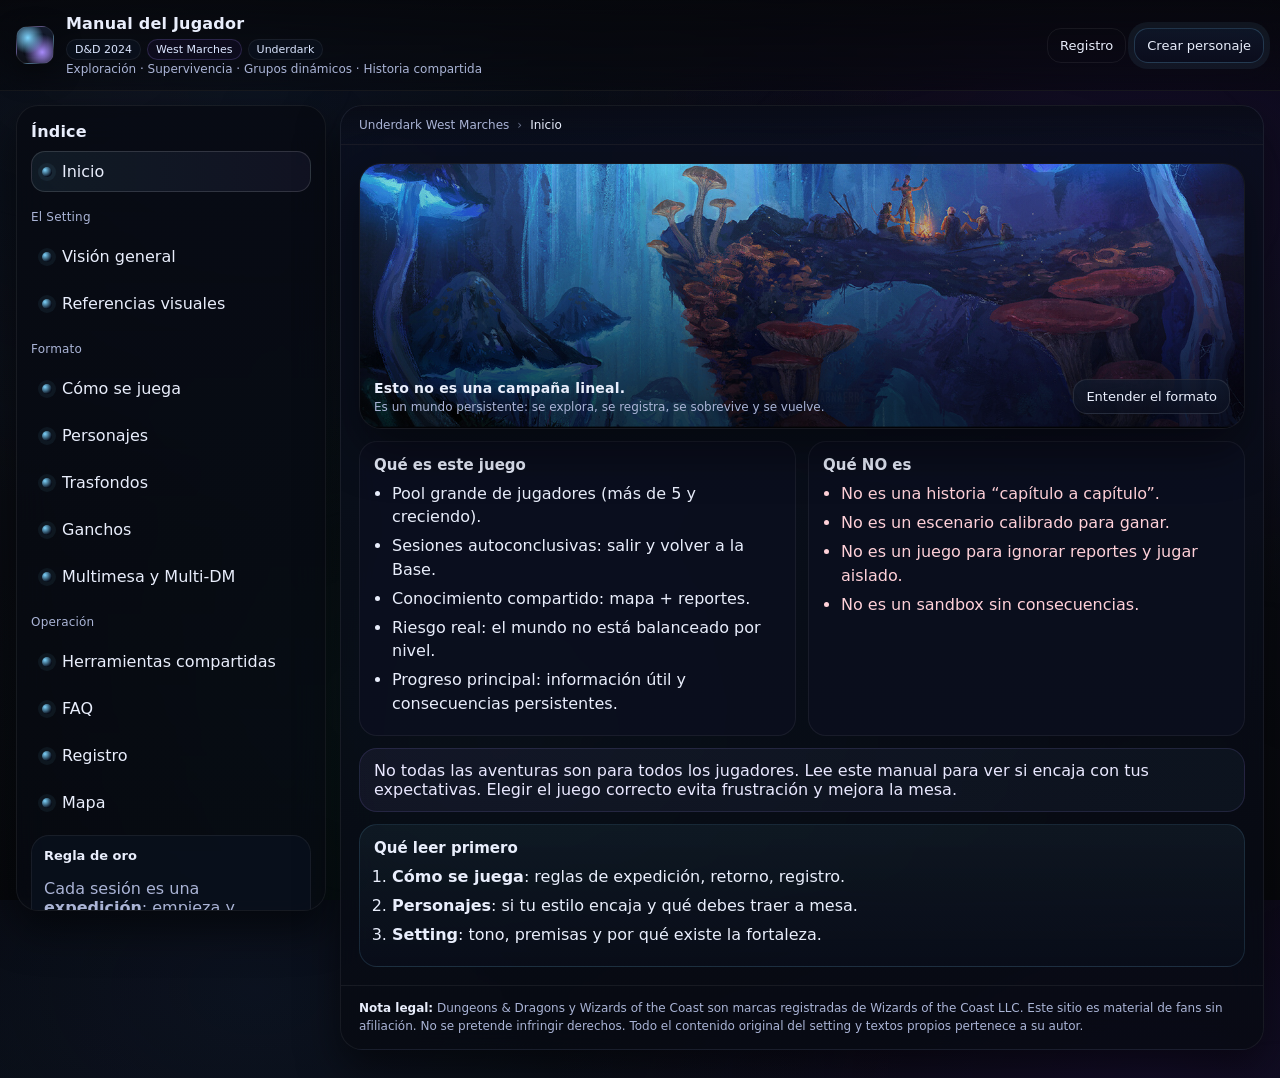
<file: index.html>
<!doctype html>
<html lang="es">
<head>
  <meta charset="utf-8" />
  <meta name="viewport" content="width=device-width,initial-scale=1"/>
  <title>Manual del Jugador — Underdark West Marches (D&D 2024)</title>
  <link rel="stylesheet" href="./styles.css?v=1" />
</head>
<body>
  <div class="fog" aria-hidden="true"></div>

  <header class="topbar">
    <div class="topbarInner">
      <div class="brand">
        <span class="sigil" aria-hidden="true"></span>
        <div class="brandText">
          <h1>Manual del Jugador</h1>
          <div class="tags">
            <span class="tag">D&D 2024</span>
            <span class="tag tag2">West Marches</span>
            <span class="tag">Underdark</span>
          </div>
          <p class="subtitle">Exploración · Supervivencia · Grupos dinámicos · Historia compartida</p>
        </div>
      </div>

      <div class="topActions">
        <a class="btn ghost" href="./registro.html">Registro</a>
        <a class="btn primary" href="./personajes.html">Crear personaje</a>
      </div>
    </div>
  </header>

  <div class="shell">
    <aside class="sidebar">
      <div class="sidebarInner">
        <div class="navTitle">Índice</div>

        <nav class="nav">
          <a class="navLink" href="./index.html"><span class="dot"></span> Inicio</a>

          <div class="navGroupTitle">El Setting</div>
          <a class="navLink" href="./setting.html"><span class="dot"></span> Visión general</a>
          <a class="navLink" href="./referencias.html"><span class="dot"></span> Referencias visuales</a>

          <div class="navGroupTitle">Formato</div>
          <a class="navLink" href="./como-se-juega.html"><span class="dot"></span> Cómo se juega</a>
          <a class="navLink" href="./personajes.html"><span class="dot"></span> Personajes</a>
          <a class="navLink" href="./trasfondos.html"><span class="dot"></span> Trasfondos</a>
          <a class="navLink" href="./ganchos.html"><span class="dot"></span> Ganchos</a>
          <a class="navLink" href="./multimesa.html"><span class="dot"></span> Multimesa y Multi-DM</a>

          <div class="navGroupTitle">Operación</div>
          <a class="navLink" href="./herramientas.html"><span class="dot"></span> Herramientas compartidas</a>
          <a class="navLink" href="./faq.html"><span class="dot"></span> FAQ</a>
          <a class="navLink" href="./registro.html"><span class="dot"></span> Registro</a>
          <a class="navLink" href="./mapa.html"><span class="dot"></span> Mapa</a>
        </nav>

        <div class="sidebarCard">
          <div class="cardTitle">Regla de oro</div>
          <p class="muted">
            Cada sesión es una <b>expedición</b>: empieza y termina en la Base.
            Lo que no queda en el Registro, no existe.
          </p>
        </div>

        <div class="sidebarCard subtle">
          <div class="cardTitle">Tono</div>
          <ul class="miniList">
            <li>Exploración primero</li>
            <li>Combate peligroso</li>
            <li>Social mínimo</li>
            <li>Retirarse es válido</li>
          </ul>
        </div>
      </div>
    </aside>

    <main class="main">
      <div class="doc">
        <div class="crumbs">
          <span class="crumb">Underdark West Marches</span>
          <span class="sep">›</span>
          <span class="crumb current">Inicio</span>
        </div>

        <div class="docInner">
          <div class="hero">
            <!-- Reemplaza la imagen cuando quieras -->
            <img src="./assets/img/hero-underdark.jpg" alt="Caverna del Underdark con bruma y luces bioluminiscentes">
            <div class="heroOverlay" aria-hidden="true"></div>
            <div class="heroCaption">
              <div class="capText">
                <b>Esto no es una campaña lineal.</b>
                <span>Es un mundo persistente: se explora, se registra, se sobrevive y se vuelve.</span>
              </div>
              <a class="btn" href="./como-se-juega.html">Entender el formato</a>
            </div>
          </div>

          <div class="grid two" style="margin-top:12px;">
            <article class="panel">
              <h3>Qué es este juego</h3>
              <ul class="list">
                <li>Pool grande de jugadores (más de 5 y creciendo).</li>
                <li>Sesiones autoconclusivas: salir y volver a la Base.</li>
                <li>Conocimiento compartido: mapa + reportes.</li>
                <li>Riesgo real: el mundo no está balanceado por nivel.</li>
                <li>Progreso principal: información útil y consecuencias persistentes.</li>
              </ul>
            </article>

            <article class="panel">
              <h3>Qué NO es</h3>
              <ul class="list warn">
                <li>No es una historia “capítulo a capítulo”.</li>
                <li>No es un escenario calibrado para ganar.</li>
                <li>No es un juego para ignorar reportes y jugar aislado.</li>
                <li>No es un sandbox sin consecuencias.</li>
              </ul>
            </article>
          </div>

          <p class="quote">
            No todas las aventuras son para todos los jugadores. Lee este manual para ver si encaja con tus expectativas.
            Elegir el juego correcto evita frustración y mejora la mesa.
          </p>

          <div class="panel callout" style="margin-top:12px;">
            <h3>Qué leer primero</h3>
            <ol class="list">
              <li><b>Cómo se juega</b>: reglas de expedición, retorno, registro.</li>
              <li><b>Personajes</b>: si tu estilo encaja y qué debes traer a mesa.</li>
              <li><b>Setting</b>: tono, premisas y por qué existe la fortaleza.</li>
            </ol>
          </div>
        </div>

        <footer class="footer">
          <div><b>Nota legal:</b> Dungeons &amp; Dragons y Wizards of the Coast son marcas registradas de Wizards of the Coast LLC. Este sitio es material de fans sin afiliación. No se pretende infringir derechos. Todo el contenido original del setting y textos propios pertenece a su autor.</div>
        </footer>
      </div>
    </main>
  </div>

  <script src="./main.js?v=1" defer></script>
</body>
</html>
</file>
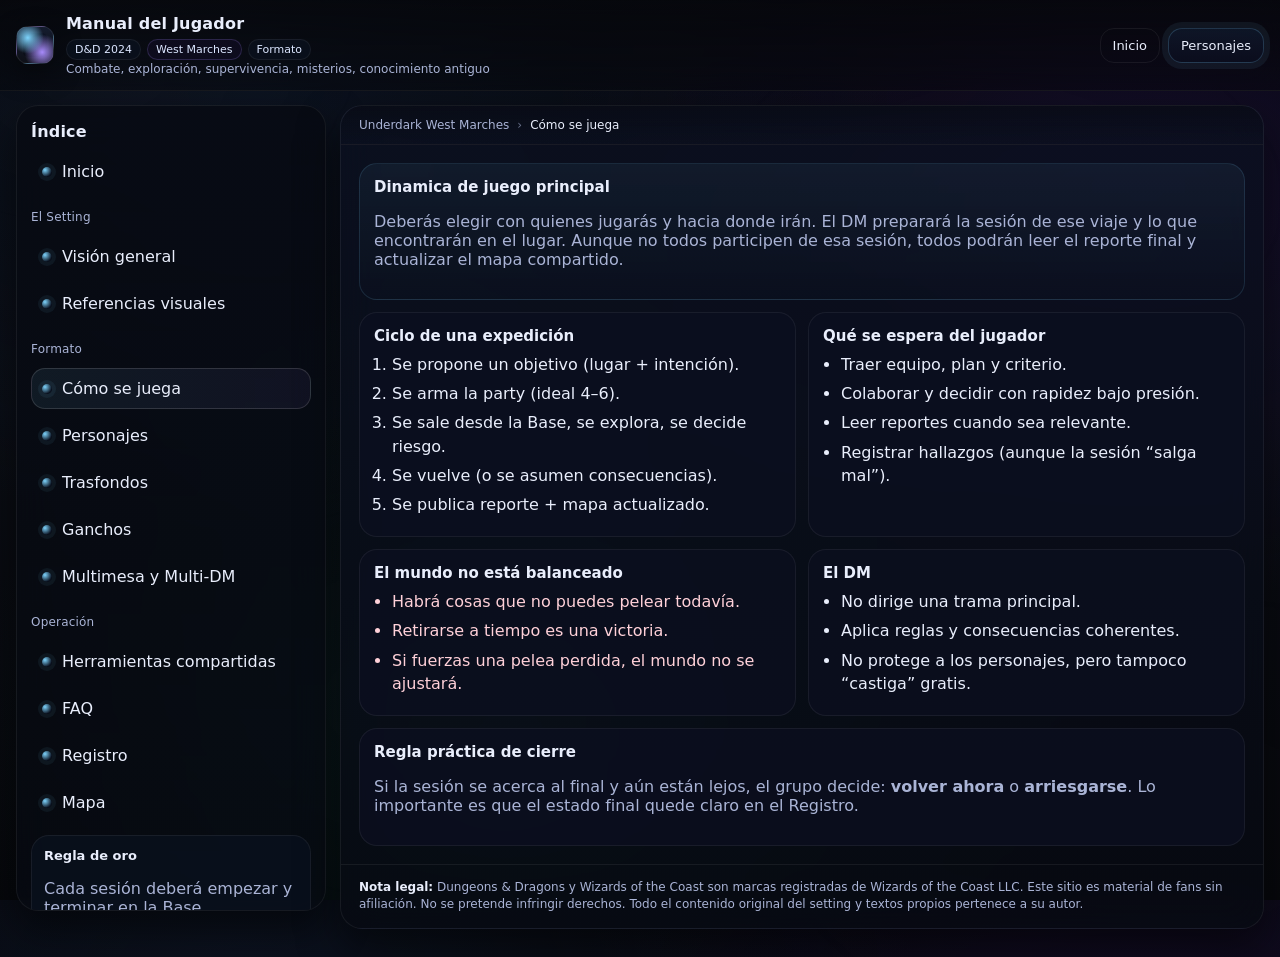
<file: como-se-juega.html>
<!doctype html>
<html lang="es">
<head>
  <meta charset="utf-8" />
  <meta name="viewport" content="width=device-width,initial-scale=1"/>
  <title>Cómo se juega — Underdark West Marches</title>
  <link rel="stylesheet" href="./styles.css?v=1" />
</head>
<body>
  <div class="fog" aria-hidden="true"></div>

  <header class="topbar">
    <div class="topbarInner">
      <div class="brand">
        <span class="sigil" aria-hidden="true"></span>
        <div class="brandText">
          <h1>Manual del Jugador</h1>
          <div class="tags">
            <span class="tag">D&D 2024</span><span class="tag tag2">West Marches</span><span class="tag">Formato</span>
          </div>
          <p class="subtitle">Combate, exploración, supervivencia, misterios, conocimiento antiguo</p>
        </div>
      </div>
      <div class="topActions">
        <a class="btn ghost" href="./index.html">Inicio</a>
        <a class="btn primary" href="./personajes.html">Personajes</a>
      </div>
    </div>
  </header>

  <div class="shell">
    <aside class="sidebar">
      <div class="sidebarInner">
        <div class="navTitle">Índice</div>
        <nav class="nav">
          <a class="navLink" href="./index.html"><span class="dot"></span> Inicio</a>
          <div class="navGroupTitle">El Setting</div>
          <a class="navLink" href="./setting.html"><span class="dot"></span> Visión general</a>
          <a class="navLink" href="./referencias.html"><span class="dot"></span> Referencias visuales</a>
          <div class="navGroupTitle">Formato</div>
<a class="navLink" href="./como-se-juega.html"><span class="dot"></span> Cómo se juega</a>
<a class="navLink" href="./personajes.html"><span class="dot"></span> Personajes</a>
<a class="navLink" href="./trasfondos.html"><span class="dot"></span> Trasfondos</a>
<a class="navLink" href="./ganchos.html"><span class="dot"></span> Ganchos</a>
<a class="navLink" href="./multimesa.html"><span class="dot"></span> Multimesa y Multi-DM</a>
          <div class="navGroupTitle">Operación</div>
          <a class="navLink" href="./herramientas.html"><span class="dot"></span> Herramientas compartidas</a>
          <a class="navLink" href="./faq.html"><span class="dot"></span> FAQ</a>
          <a class="navLink" href="./registro.html"><span class="dot"></span> Registro</a>
          <a class="navLink" href="./mapa.html"><span class="dot"></span> Mapa</a>
        </nav>

        <div class="sidebarCard">
          <div class="cardTitle">Regla de oro</div>
          <p class="muted">Cada sesión deberá empezar y terminar en la Base.</p>
        </div>
      </div>
    </aside>

    <main class="main">
      <div class="doc">
        <div class="crumbs">
          <span class="crumb">Underdark West Marches</span><span class="sep">›</span>
          <span class="crumb current">Cómo se juega</span>
        </div>

        <div class="docInner">
          <article class="panel callout">
            <h3>Dinamica de juego principal</h3>
            <p class="muted">
              Deberás elegir con quienes jugarás y hacia donde irán. El DM preparará la sesión de ese viaje y lo que encontrarán en el lugar. Aunque no todos participen de esa sesión, todos podrán leer el reporte final y actualizar el mapa compartido.
            </p>
          </article>

          <div class="grid two" style="margin-top:12px;">
            <article class="panel">
              <h3>Ciclo de una expedición</h3>
              <ol class="list">
                <li>Se propone un objetivo (lugar + intención).</li>
                <li>Se arma la party (ideal 4–6).</li>
                <li>Se sale desde la Base, se explora, se decide riesgo.</li>
                <li>Se vuelve (o se asumen consecuencias).</li>
                <li>Se publica reporte + mapa actualizado.</li>
              </ol>
            </article>

            <article class="panel">
              <h3>Qué se espera del jugador</h3>
              <ul class="list">
                <li>Traer equipo, plan y criterio.</li>
                <li>Colaborar y decidir con rapidez bajo presión.</li>
                <li>Leer reportes cuando sea relevante.</li>
                <li>Registrar hallazgos (aunque la sesión “salga mal”).</li>
              </ul>
            </article>
          </div>

          <div class="grid two" style="margin-top:12px;">
            <article class="panel">
              <h3>El mundo no está balanceado</h3>
              <ul class="list warn">
                <li>Habrá cosas que no puedes pelear todavía.</li>
                <li>Retirarse a tiempo es una victoria.</li>
                <li>Si fuerzas una pelea perdida, el mundo no se ajustará.</li>
              </ul>
            </article>

            <article class="panel">
              <h3>El DM</h3>
              <ul class="list">
                <li>No dirige una trama principal.</li>
                <li>Aplica reglas y consecuencias coherentes.</li>
                <li>No protege a los personajes, pero tampoco “castiga” gratis.</li>
              </ul>
            </article>
          </div>

          <article class="panel" style="margin-top:12px;">
            <h3>Regla práctica de cierre</h3>
            <p class="muted">
              Si la sesión se acerca al final y aún están lejos, el grupo decide: <b>volver ahora</b> o <b>arriesgarse</b>.
              Lo importante es que el estado final quede claro en el Registro.
            </p>
          </article>
        </div>

        <footer class="footer">
          <div><b>Nota legal:</b> Dungeons &amp; Dragons y Wizards of the Coast son marcas registradas de Wizards of the Coast LLC. Este sitio es material de fans sin afiliación. No se pretende infringir derechos. Todo el contenido original del setting y textos propios pertenece a su autor.</div>
        </footer>
      </div>
    </main>
  </div>

  <script src="./main.js?v=1" defer></script>
</body>
</html>
</file>
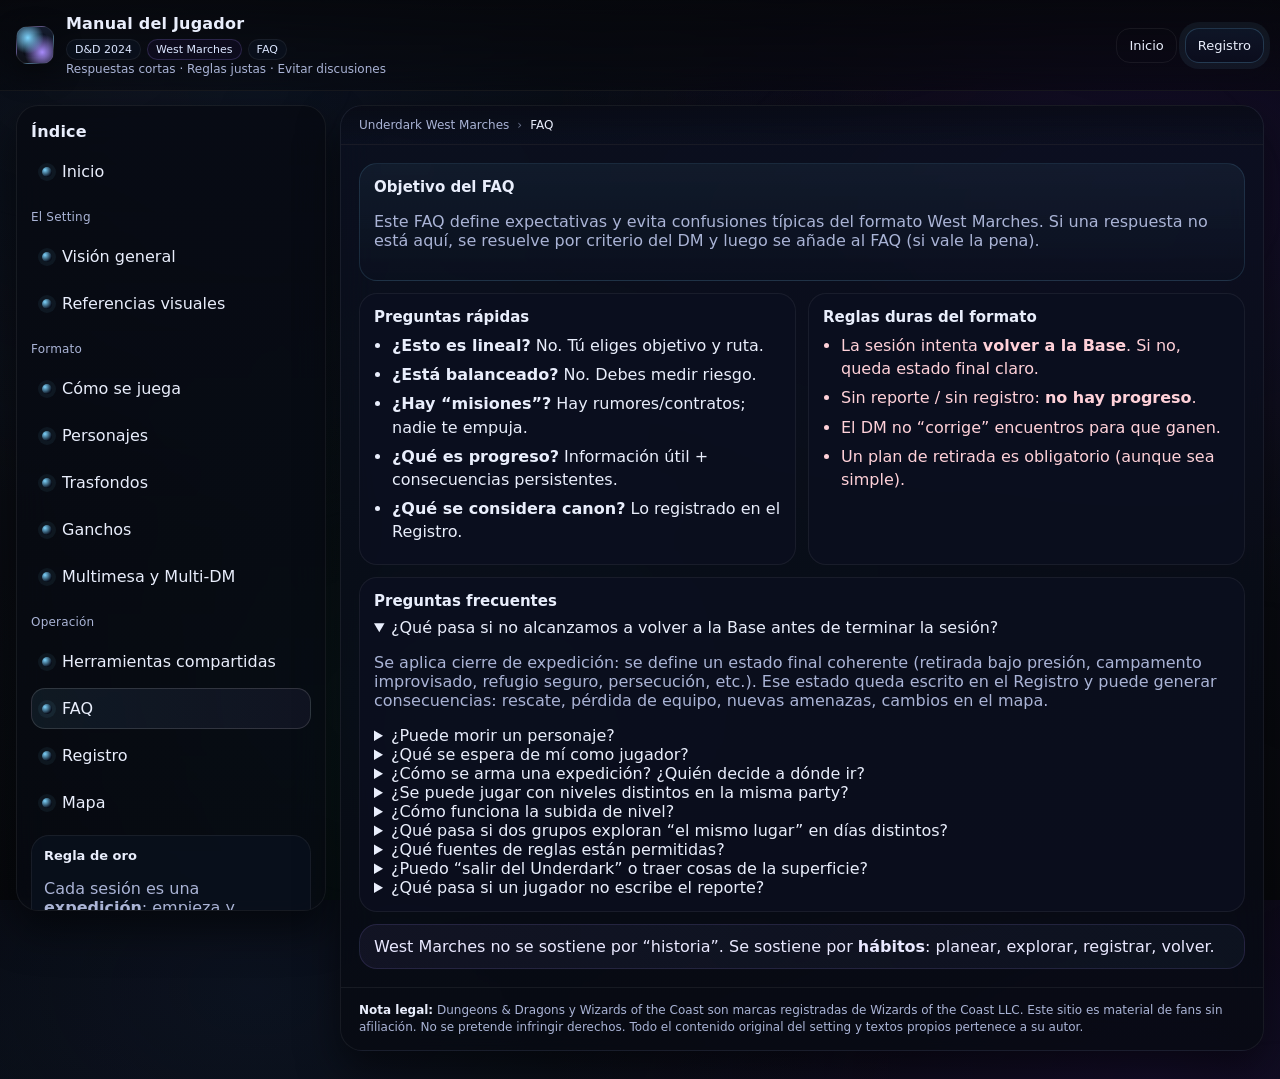
<file: faq.html>
<!doctype html>
<html lang="es">
<head>
  <meta charset="utf-8" />
  <meta name="viewport" content="width=device-width,initial-scale=1"/>
  <title>FAQ — Underdark West Marches</title>
  <link rel="stylesheet" href="./styles.css?v=1" />
</head>
<body>
  <div class="fog" aria-hidden="true"></div>

  <header class="topbar">
    <div class="topbarInner">
      <div class="brand">
        <span class="sigil" aria-hidden="true"></span>
        <div class="brandText">
          <h1>Manual del Jugador</h1>
          <div class="tags">
            <span class="tag">D&D 2024</span><span class="tag tag2">West Marches</span><span class="tag">FAQ</span>
          </div>
          <p class="subtitle">Respuestas cortas · Reglas justas · Evitar discusiones</p>
        </div>
      </div>

      <div class="topActions">
        <a class="btn ghost" href="./index.html">Inicio</a>
        <a class="btn primary" href="./registro.html">Registro</a>
      </div>
    </div>
  </header>

  <div class="shell">
    <aside class="sidebar">
      <div class="sidebarInner">
        <div class="navTitle">Índice</div>

        <nav class="nav">
          <a class="navLink" href="./index.html"><span class="dot"></span> Inicio</a>

          <div class="navGroupTitle">El Setting</div>
          <a class="navLink" href="./setting.html"><span class="dot"></span> Visión general</a>
          <a class="navLink" href="./referencias.html"><span class="dot"></span> Referencias visuales</a>

          <div class="navGroupTitle">Formato</div>
<a class="navLink" href="./como-se-juega.html"><span class="dot"></span> Cómo se juega</a>
<a class="navLink" href="./personajes.html"><span class="dot"></span> Personajes</a>
<a class="navLink" href="./trasfondos.html"><span class="dot"></span> Trasfondos</a>
<a class="navLink" href="./ganchos.html"><span class="dot"></span> Ganchos</a>
<a class="navLink" href="./multimesa.html"><span class="dot"></span> Multimesa y Multi-DM</a>

          <div class="navGroupTitle">Operación</div>
          <a class="navLink" href="./herramientas.html"><span class="dot"></span> Herramientas compartidas</a>
          <a class="navLink" href="./faq.html"><span class="dot"></span> FAQ</a>
          <a class="navLink" href="./registro.html"><span class="dot"></span> Registro</a>
          <a class="navLink" href="./mapa.html"><span class="dot"></span> Mapa</a>
        </nav>

        <div class="sidebarCard">
          <div class="cardTitle">Regla de oro</div>
          <p class="muted">
            Cada sesión es una <b>expedición</b>: empieza y termina en la Base.
            Lo que no queda en el Registro, no existe.
          </p>
        </div>
      </div>
    </aside>

    <main class="main">
      <div class="doc">
        <div class="crumbs">
          <span class="crumb">Underdark West Marches</span><span class="sep">›</span>
          <span class="crumb current">FAQ</span>
        </div>

        <div class="docInner">
          <article class="panel callout">
            <h3>Objetivo del FAQ</h3>
            <p class="muted">
              Este FAQ define expectativas y evita confusiones típicas del formato West Marches.
              Si una respuesta no está aquí, se resuelve por criterio del DM y luego se añade al FAQ (si vale la pena).
            </p>
          </article>

          <div class="grid two" style="margin-top:12px;">
            <article class="panel">
              <h3>Preguntas rápidas</h3>
              <ul class="list">
                <li><b>¿Esto es lineal?</b> No. Tú eliges objetivo y ruta.</li>
                <li><b>¿Está balanceado?</b> No. Debes medir riesgo.</li>
                <li><b>¿Hay “misiones”?</b> Hay rumores/contratos; nadie te empuja.</li>
                <li><b>¿Qué es progreso?</b> Información útil + consecuencias persistentes.</li>
                <li><b>¿Qué se considera canon?</b> Lo registrado en el Registro.</li>
              </ul>
            </article>

            <article class="panel">
              <h3>Reglas duras del formato</h3>
              <ul class="list warn">
                <li>La sesión intenta <b>volver a la Base</b>. Si no, queda estado final claro.</li>
                <li>Sin reporte / sin registro: <b>no hay progreso</b>.</li>
                <li>El DM no “corrige” encuentros para que ganen.</li>
                <li>Un plan de retirada es obligatorio (aunque sea simple).</li>
              </ul>
            </article>
          </div>

          <article class="panel" style="margin-top:12px;">
            <h3>Preguntas frecuentes</h3>

            <details class="faq" open>
              <summary>¿Qué pasa si no alcanzamos a volver a la Base antes de terminar la sesión?</summary>
              <div class="faqBody">
                <p class="muted">
                  Se aplica cierre de expedición: se define un estado final coherente (retirada bajo presión, campamento improvisado, refugio seguro, persecución, etc.).
                  Ese estado queda escrito en el Registro y puede generar consecuencias: rescate, pérdida de equipo, nuevas amenazas, cambios en el mapa.
                </p>
              </div>
            </details>

            <details class="faq">
              <summary>¿Puede morir un personaje?</summary>
              <div class="faqBody">
                <p class="muted">
                  Sí. El Underdark no está balanceado. La muerte no es castigo, es una posibilidad real del entorno.
                  Retirarse a tiempo es una decisión válida y muchas veces óptima.
                </p>
              </div>
            </details>

            <details class="faq">
              <summary>¿Qué se espera de mí como jugador?</summary>
              <div class="faqBody">
                <ul class="list">
                  <li>Leer lo necesario (reportes/rumores relevantes) antes de lanzarte.</li>
                  <li>Traer equipo básico y un plan mínimo (luz, raciones, retirada).</li>
                  <li>Colaborar: decisiones rápidas y sin “protagonismo único”.</li>
                  <li>Registrar hallazgos (aunque la sesión haya salido mal).</li>
                </ul>
              </div>
            </details>

            <details class="faq">
              <summary>¿Cómo se arma una expedición? ¿Quién decide a dónde ir?</summary>
              <div class="faqBody">
                <p class="muted">
                  Los jugadores proponen un objetivo y forman un grupo. Se recomienda proponer:
                  <b>lugar + intención</b> (explorar, mapear, recuperar, verificar rumor, rescatar, cazar, etc.).
                  Si el objetivo es demasiado vago, el DM puede pedir precisión (sin “dirigir”).
                </p>
              </div>
            </details>

            <details class="faq">
              <summary>¿Se puede jugar con niveles distintos en la misma party?</summary>
              <div class="faqBody">
                <p class="muted">
                  Sí. Es normal en West Marches. La responsabilidad de elegir objetivo y nivel de riesgo es del grupo.
                  El DM no garantiza equilibrio; el grupo decide qué pelea aceptar.
                </p>
              </div>
            </details>

            <details class="faq">
              <summary>¿Cómo funciona la subida de nivel?</summary>
              <div class="faqBody">
                <p class="muted">
                  La campaña progresa por experiencia de juego y por contribución al Registro (mapas, rutas, amenazas, hallazgos verificables).
                  El detalle exacto del sistema de avance lo define el DM (y se documenta si cambia).
                </p>
              </div>
            </details>

            <details class="faq">
              <summary>¿Qué pasa si dos grupos exploran “el mismo lugar” en días distintos?</summary>
              <div class="faqBody">
                <p class="muted">
                  El mundo es persistente. El canon se define por el Registro. Si hay simultaneidad o conflicto, se resuelve con una regla simple:
                  <b>lo que quedó registrado primero</b> determina el estado del mundo; lo demás se interpreta como información incompleta o rutas distintas.
                </p>
              </div>
            </details>

            <details class="faq">
              <summary>¿Qué fuentes de reglas están permitidas?</summary>
              <div class="faqBody">
                <p class="muted">
                  Base: D&amp;D 2024. Opcionales: solo si el DM las aprueba y no rompen el ritmo del formato (exploración/supervivencia/registro).
                </p>
              </div>
            </details>

            <details class="faq">
              <summary>¿Puedo “salir del Underdark” o traer cosas de la superficie?</summary>
              <div class="faqBody">
                <p class="muted">
                  En principio, no: este proyecto está diseñado para jugar dentro del Underdark.
                  Si existieran excepciones, se tratarían como contenido especial y quedarían registradas como evento mayor.
                </p>
              </div>
            </details>

            <details class="faq">
              <summary>¿Qué pasa si un jugador no escribe el reporte?</summary>
              <div class="faqBody">
                <p class="muted">
                  La expedición se considera incompleta a nivel “campaña”. Puede haber consecuencias:
                  menos recompensa, menos progreso, o que el DM registre un resumen mínimo para que no se pierda el canon.
                </p>
              </div>
            </details>
          </article>

          <p class="quote" style="margin-top:12px;">
            West Marches no se sostiene por “historia”. Se sostiene por <b>hábitos</b>: planear, explorar, registrar, volver.
          </p>
        </div>

        <footer class="footer">
          <div><b>Nota legal:</b> Dungeons &amp; Dragons y Wizards of the Coast son marcas registradas de Wizards of the Coast LLC. Este sitio es material de fans sin afiliación. No se pretende infringir derechos. Todo el contenido original del setting y textos propios pertenece a su autor.</div>
        </footer>
      </div>
    </main>
  </div>

  <script src="./main.js?v=1" defer></script>
</body>
</html>
</file>
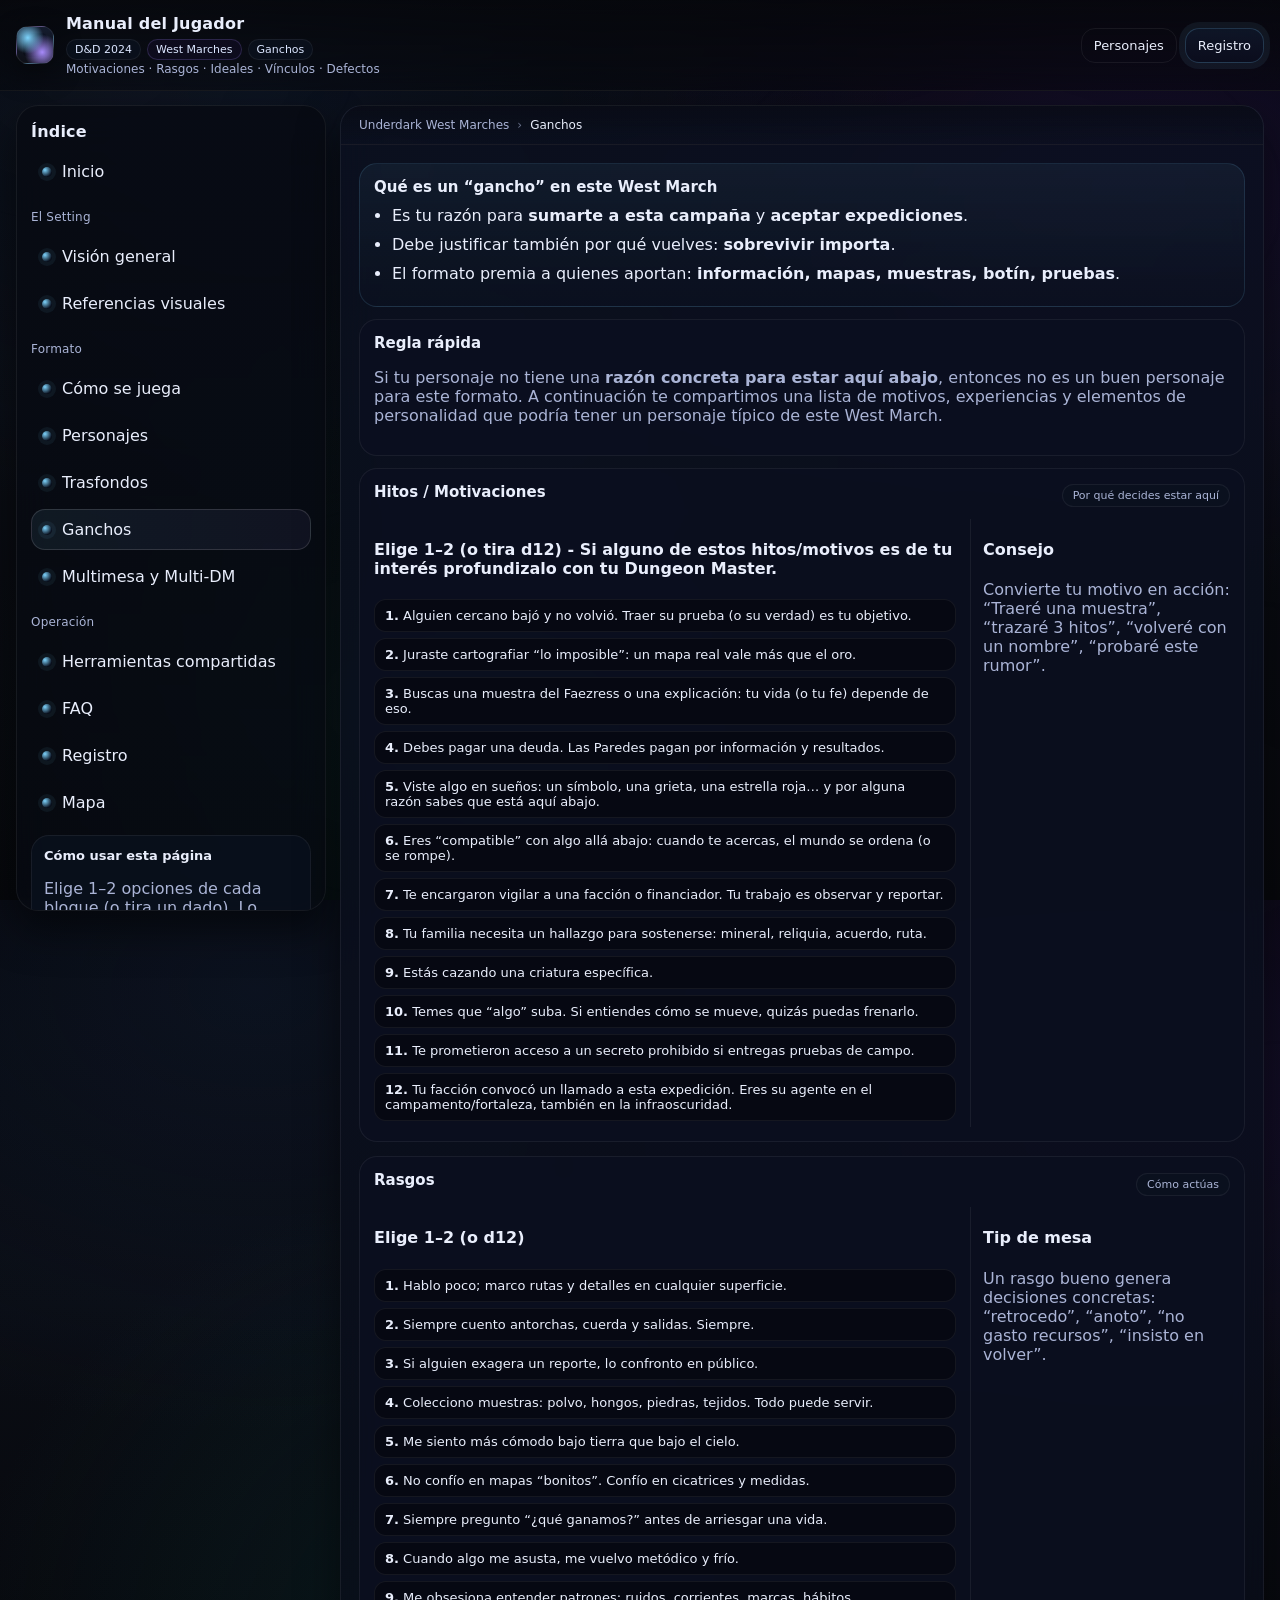
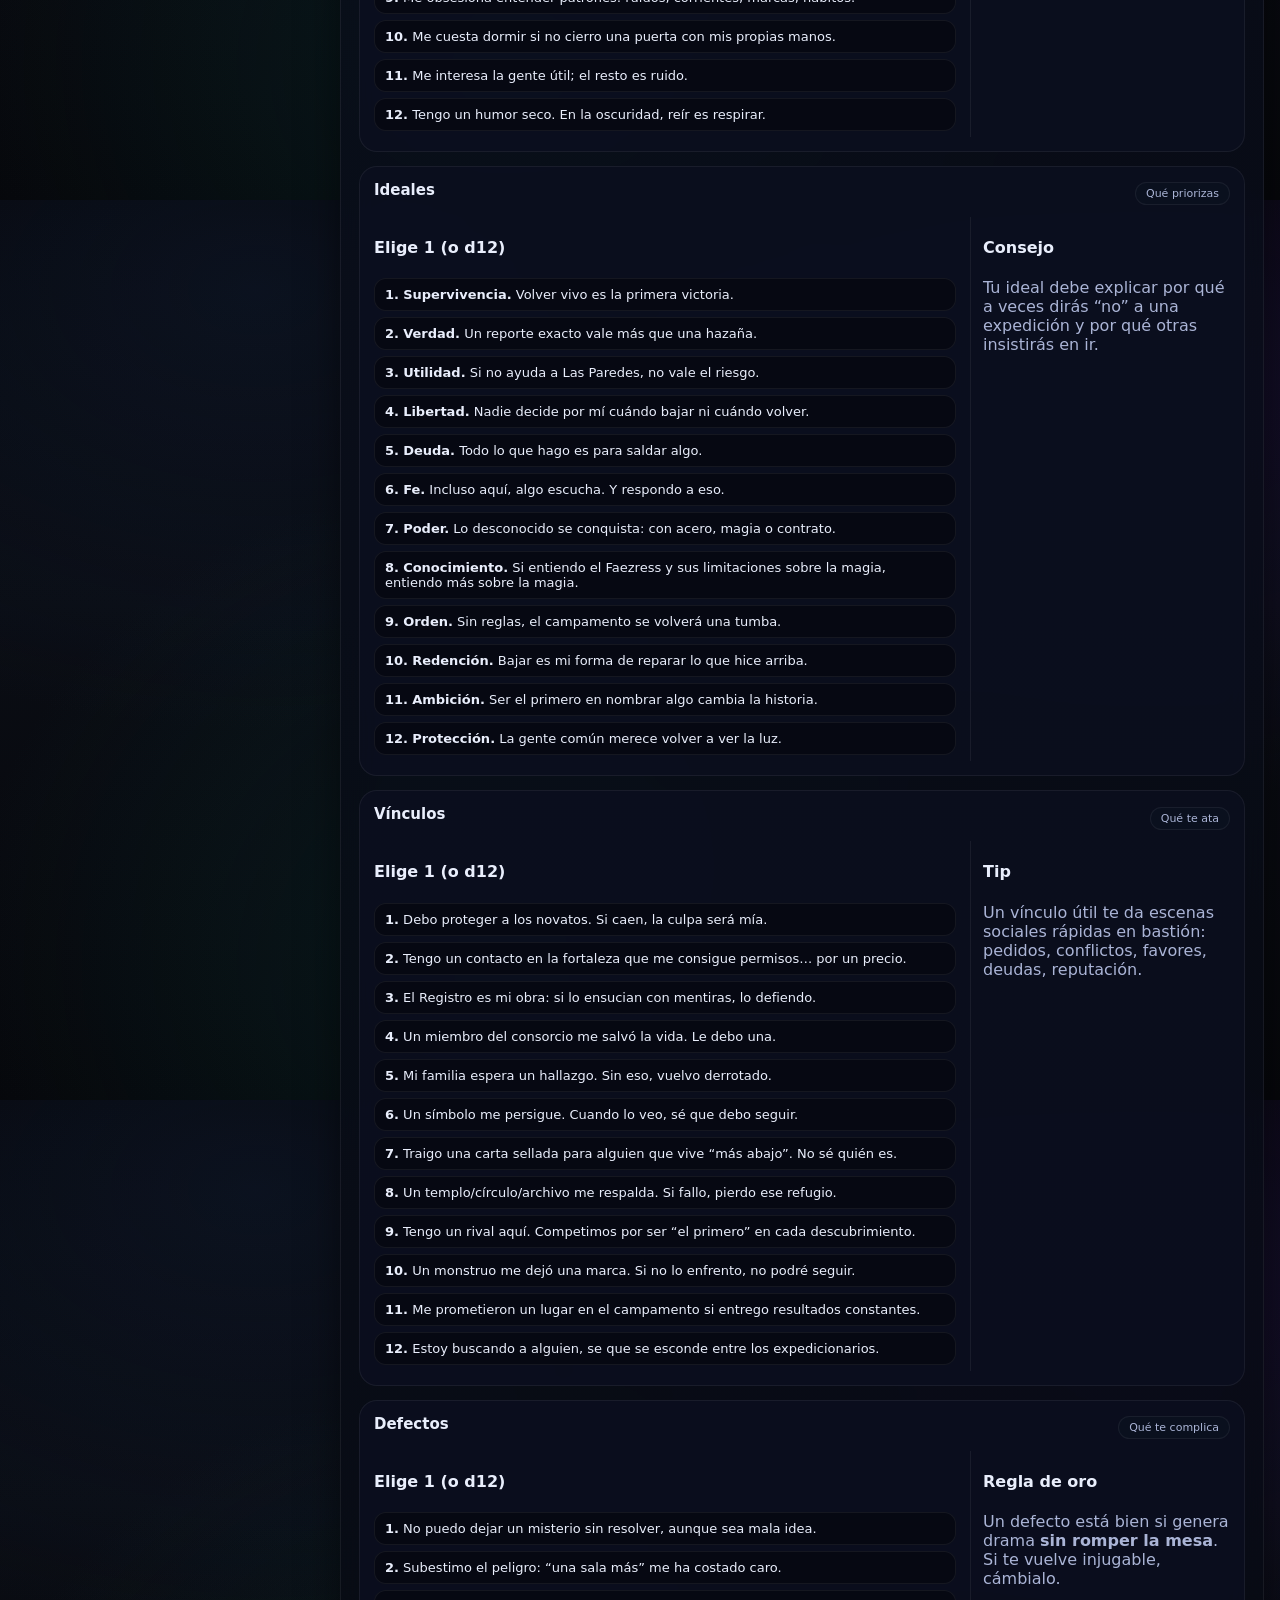
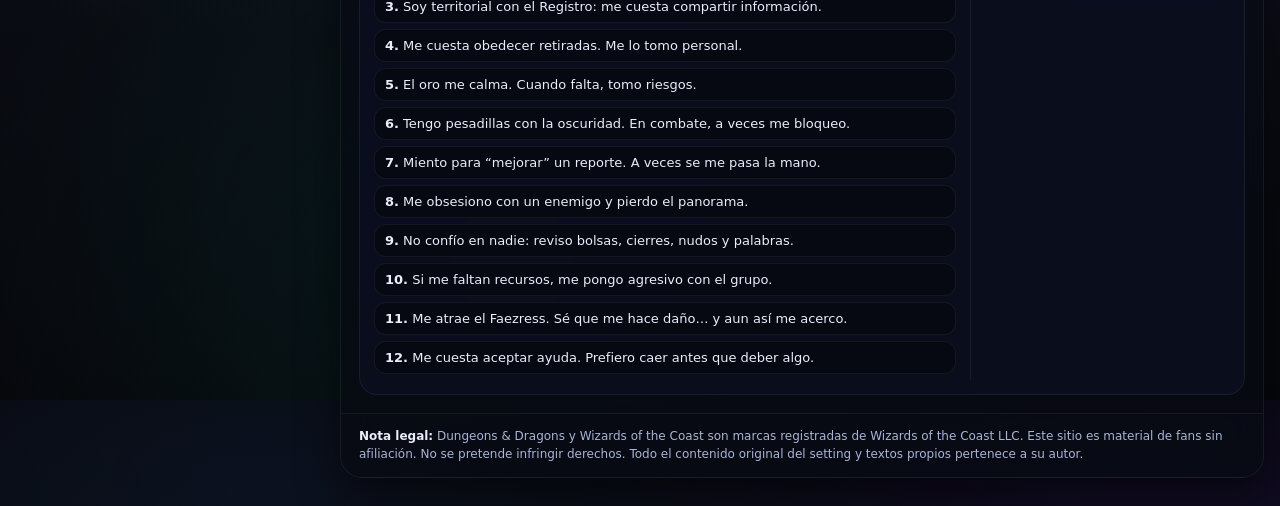
<file: ganchos.html>
<!doctype html>
<html lang="es">
<head>
  <meta charset="utf-8" />
  <meta name="viewport" content="width=device-width,initial-scale=1"/>
  <title>Ganchos — Underdark West Marches</title>
  <link rel="stylesheet" href="./styles.css?v=1" />
</head>
<body>
  <div class="fog" aria-hidden="true"></div>

  <header class="topbar">
    <div class="topbarInner">
      <div class="brand">
        <span class="sigil" aria-hidden="true"></span>
        <div class="brandText">
          <h1>Manual del Jugador</h1>
          <div class="tags">
            <span class="tag">D&D 2024</span><span class="tag tag2">West Marches</span><span class="tag">Ganchos</span>
          </div>
          <p class="subtitle">Motivaciones · Rasgos · Ideales · Vínculos · Defectos</p>
        </div>
      </div>
      <div class="topActions">
        <a class="btn ghost" href="./personajes.html">Personajes</a>
        <a class="btn primary" href="./registro.html">Registro</a>
      </div>
    </div>
  </header>

  <div class="shell">
    <aside class="sidebar">
      <div class="sidebarInner">
        <div class="navTitle">Índice</div>
        <nav class="nav">
          <a class="navLink" href="./index.html"><span class="dot"></span> Inicio</a>

          <div class="navGroupTitle">El Setting</div>
          <a class="navLink" href="./setting.html"><span class="dot"></span> Visión general</a>
          <a class="navLink" href="./referencias.html"><span class="dot"></span> Referencias visuales</a>

          <div class="navGroupTitle">Formato</div>
          <a class="navLink" href="./como-se-juega.html"><span class="dot"></span> Cómo se juega</a>
          <a class="navLink" href="./personajes.html"><span class="dot"></span> Personajes</a>
          <a class="navLink" href="./trasfondos.html"><span class="dot"></span> Trasfondos</a>
          <a class="navLink" href="./ganchos.html"><span class="dot"></span> Ganchos</a>
          <a class="navLink" href="./multimesa.html"><span class="dot"></span> Multimesa y Multi-DM</a>

          <div class="navGroupTitle">Operación</div>
          <a class="navLink" href="./herramientas.html"><span class="dot"></span> Herramientas compartidas</a>
          <a class="navLink" href="./faq.html"><span class="dot"></span> FAQ</a>
          <a class="navLink" href="./registro.html"><span class="dot"></span> Registro</a>
          <a class="navLink" href="./mapa.html"><span class="dot"></span> Mapa</a>
        </nav>

        <div class="sidebarCard">
          <div class="cardTitle">Cómo usar esta página</div>
          <p class="muted">
            Elige 1–2 opciones de cada bloque (o tira un dado). Lo importante es que tu personaje
            tenga razones para <b>unirse a esta claramente insegura aventura</b>, <b>volver</b> y <b>reportar</b>.
          </p>
        </div>
      </div>
    </aside>

    <main class="main">
      <div class="doc">
        <div class="crumbs">
          <span class="crumb">Underdark West Marches</span><span class="sep">›</span>
          <span class="crumb current">Ganchos</span>
        </div>

        <div class="docInner">
          <article class="panel callout">
            <h3>Qué es un “gancho” en este West March</h3>
            <ul class="list">
              <li>Es tu razón para <b>sumarte a esta campaña</b> y <b>aceptar expediciones</b>.</li>
              <li>Debe justificar también por qué vuelves: <b>sobrevivir importa</b>.</li>
              <li>El formato premia a quienes aportan: <b>información, mapas, muestras, botín, pruebas</b>.</li>
            </ul>
          </article>

          <article class="panel" style="margin-top:12px;">
            <h3>Regla rápida</h3>
            <p class="muted">
              Si tu personaje no tiene una <b>razón concreta para estar aquí abajo</b>, entonces no es un buen personaje para este formato.
              A continuación te compartimos una lista de motivos, experiencias y elementos de personalidad que podría tener un personaje típico de este West March.
            </p>
          </article>

          <div class="bgGrid" style="margin-top:12px;">

            <!-- MOTIVOS (HITOS) -->
            <article class="panel bgCard" id="g-motivos">
              <div class="bgHeader">
                <h3>Hitos / Motivaciones</h3>
                <span class="bgTag">Por qué decides estar aquí</span>
              </div>

              <div class="bgCols">
                <div>
                  <h4>Elige 1–2 (o tira d12) - Si alguno de estos hitos/motivos es de tu interés <b>profundizalo con tu Dungeon Master.</b> </h4>
                  <ul class="rumorList">
                    <li class="rumor"><b>1.</b> Alguien cercano bajó y no volvió. Traer su prueba (o su verdad) es tu objetivo.</li>
                    <li class="rumor"><b>2.</b> Juraste cartografiar “lo imposible”: un mapa real vale más que el oro.</li>
                    <li class="rumor"><b>3.</b> Buscas una muestra del Faezress o una explicación: tu vida (o tu fe) depende de eso.</li>
                    <li class="rumor"><b>4.</b> Debes pagar una deuda. Las Paredes pagan por información y resultados.</li>
                    <li class="rumor"><b>5.</b> Viste algo en sueños: un símbolo, una grieta, una estrella roja… y por alguna razón sabes que está aquí abajo.</li>
                    <li class="rumor"><b>6.</b> Eres “compatible” con algo allá abajo: cuando te acercas, el mundo se ordena (o se rompe).</li>
                    <li class="rumor"><b>7.</b> Te encargaron vigilar a una facción o financiador. Tu trabajo es observar y reportar.</li>
                    <li class="rumor"><b>8.</b> Tu familia necesita un hallazgo para sostenerse: mineral, reliquia, acuerdo, ruta.</li>
                    <li class="rumor"><b>9.</b> Estás cazando una criatura específica.</li>
                    <li class="rumor"><b>10.</b> Temes que “algo” suba. Si entiendes cómo se mueve, quizás puedas frenarlo.</li>
                    <li class="rumor"><b>11.</b> Te prometieron acceso a un secreto prohibido si entregas pruebas de campo.</li>
                    <li class="rumor"><b>12.</b> Tu facción convocó un llamado a esta expedición. Eres su agente en el campamento/fortaleza, también en la infraoscuridad.</li>
                  </ul>
                </div>

                <aside class="bgMeta">
                  <h4>Consejo</h4>
                  <p class="muted">
                    Convierte tu motivo en acción: “Traeré una muestra”, “trazaré 3 hitos”, “volveré con un nombre”, “probaré este rumor”.
                  </p>
                </aside>
              </div>
            </article>

            <!-- RASGOS -->
            <article class="panel bgCard" id="g-rasgos">
              <div class="bgHeader">
                <h3>Rasgos</h3>
                <span class="bgTag">Cómo actúas</span>
              </div>

              <div class="bgCols">
                <div>
                  <h4>Elige 1–2 (o d12)</h4>
                  <ul class="rumorList">
                    <li class="rumor"><b>1.</b> Hablo poco; marco rutas y detalles en cualquier superficie.</li>
                    <li class="rumor"><b>2.</b> Siempre cuento antorchas, cuerda y salidas. Siempre.</li>
                    <li class="rumor"><b>3.</b> Si alguien exagera un reporte, lo confronto en público.</li>
                    <li class="rumor"><b>4.</b> Colecciono muestras: polvo, hongos, piedras, tejidos. Todo puede servir.</li>
                    <li class="rumor"><b>5.</b> Me siento más cómodo bajo tierra que bajo el cielo.</li>
                    <li class="rumor"><b>6.</b> No confío en mapas “bonitos”. Confío en cicatrices y medidas.</li>
                    <li class="rumor"><b>7.</b> Siempre pregunto “¿qué ganamos?” antes de arriesgar una vida.</li>
                    <li class="rumor"><b>8.</b> Cuando algo me asusta, me vuelvo metódico y frío.</li>
                    <li class="rumor"><b>9.</b> Me obsesiona entender patrones: ruidos, corrientes, marcas, hábitos.</li>
                    <li class="rumor"><b>10.</b> Me cuesta dormir si no cierro una puerta con mis propias manos.</li>
                    <li class="rumor"><b>11.</b> Me interesa la gente útil; el resto es ruido.</li>
                    <li class="rumor"><b>12.</b> Tengo un humor seco. En la oscuridad, reír es respirar.</li>
                  </ul>
                </div>

                <aside class="bgMeta">
                  <h4>Tip de mesa</h4>
                  <p class="muted">
                    Un rasgo bueno genera decisiones concretas: “retrocedo”, “anoto”, “no gasto recursos”, “insisto en volver”.
                  </p>
                </aside>
              </div>
            </article>

            <!-- IDEALES -->
            <article class="panel bgCard" id="g-ideales">
              <div class="bgHeader">
                <h3>Ideales</h3>
                <span class="bgTag">Qué priorizas</span>
              </div>

              <div class="bgCols">
                <div>
                  <h4>Elige 1 (o d12)</h4>
                  <ul class="rumorList">
                    <li class="rumor"><b>1.</b> <b>Supervivencia.</b> Volver vivo es la primera victoria.</li>
                    <li class="rumor"><b>2.</b> <b>Verdad.</b> Un reporte exacto vale más que una hazaña.</li>
                    <li class="rumor"><b>3.</b> <b>Utilidad.</b> Si no ayuda a Las Paredes, no vale el riesgo.</li>
                    <li class="rumor"><b>4.</b> <b>Libertad.</b> Nadie decide por mí cuándo bajar ni cuándo volver.</li>
                    <li class="rumor"><b>5.</b> <b>Deuda.</b> Todo lo que hago es para saldar algo.</li>
                    <li class="rumor"><b>6.</b> <b>Fe.</b> Incluso aquí, algo escucha. Y respondo a eso.</li>
                    <li class="rumor"><b>7.</b> <b>Poder.</b> Lo desconocido se conquista: con acero, magia o contrato.</li>
                    <li class="rumor"><b>8.</b> <b>Conocimiento.</b> Si entiendo el Faezress y sus limitaciones sobre la magia, entiendo más sobre la magia.</li>
                    <li class="rumor"><b>9.</b> <b>Orden.</b> Sin reglas, el campamento se volverá una tumba.</li>
                    <li class="rumor"><b>10.</b> <b>Redención.</b> Bajar es mi forma de reparar lo que hice arriba.</li>
                    <li class="rumor"><b>11.</b> <b>Ambición.</b> Ser el primero en nombrar algo cambia la historia.</li>
                    <li class="rumor"><b>12.</b> <b>Protección.</b> La gente común merece volver a ver la luz.</li>
                  </ul>
                </div>

                <aside class="bgMeta">
                  <h4>Consejo</h4>
                  <p class="muted">
                    Tu ideal debe explicar por qué a veces dirás “no” a una expedición y por qué otras insistirás en ir.
                  </p>
                </aside>
              </div>
            </article>

            <!-- VINCULOS -->
            <article class="panel bgCard" id="g-vinculos">
              <div class="bgHeader">
                <h3>Vínculos</h3>
                <span class="bgTag">Qué te ata</span>
              </div>

              <div class="bgCols">
                <div>
                  <h4>Elige 1 (o d12)</h4>
                  <ul class="rumorList">
                    <li class="rumor"><b>1.</b> Debo proteger a los novatos. Si caen, la culpa será mía.</li>
                    <li class="rumor"><b>2.</b> Tengo un contacto en la fortaleza que me consigue permisos… por un precio.</li>
                    <li class="rumor"><b>3.</b> El Registro es mi obra: si lo ensucian con mentiras, lo defiendo.</li>
                    <li class="rumor"><b>4.</b> Un miembro del consorcio me salvó la vida. Le debo una.</li>
                    <li class="rumor"><b>5.</b> Mi familia espera un hallazgo. Sin eso, vuelvo derrotado.</li>
                    <li class="rumor"><b>6.</b> Un símbolo me persigue. Cuando lo veo, sé que debo seguir.</li>
                    <li class="rumor"><b>7.</b> Traigo una carta sellada para alguien que vive “más abajo”. No sé quién es.</li>
                    <li class="rumor"><b>8.</b> Un templo/círculo/archivo me respalda. Si fallo, pierdo ese refugio.</li>
                    <li class="rumor"><b>9.</b> Tengo un rival aquí. Competimos por ser “el primero” en cada descubrimiento.</li>
                    <li class="rumor"><b>10.</b> Un monstruo me dejó una marca. Si no lo enfrento, no podré seguir.</li>
                    <li class="rumor"><b>11.</b> Me prometieron un lugar en el campamento si entrego resultados constantes.</li>
                    <li class="rumor"><b>12.</b> Estoy buscando a alguien, se que se esconde entre los expedicionarios.</li>
                  </ul>
                </div>

                <aside class="bgMeta">
                  <h4>Tip</h4>
                  <p class="muted">
                    Un vínculo útil te da escenas sociales rápidas en bastión: pedidos, conflictos, favores, deudas, reputación.
                  </p>
                </aside>
              </div>
            </article>

            <!-- DEFECTOS -->
            <article class="panel bgCard" id="g-defectos">
              <div class="bgHeader">
                <h3>Defectos</h3>
                <span class="bgTag">Qué te complica</span>
              </div>

              <div class="bgCols">
                <div>
                  <h4>Elige 1 (o d12)</h4>
                  <ul class="rumorList">
                    <li class="rumor"><b>1.</b> No puedo dejar un misterio sin resolver, aunque sea mala idea.</li>
                    <li class="rumor"><b>2.</b> Subestimo el peligro: “una sala más” me ha costado caro.</li>
                    <li class="rumor"><b>3.</b> Soy territorial con el Registro: me cuesta compartir información.</li>
                    <li class="rumor"><b>4.</b> Me cuesta obedecer retiradas. Me lo tomo personal.</li>
                    <li class="rumor"><b>5.</b> El oro me calma. Cuando falta, tomo riesgos.</li>
                    <li class="rumor"><b>6.</b> Tengo pesadillas con la oscuridad. En combate, a veces me bloqueo.</li>
                    <li class="rumor"><b>7.</b> Miento para “mejorar” un reporte. A veces se me pasa la mano.</li>
                    <li class="rumor"><b>8.</b> Me obsesiono con un enemigo y pierdo el panorama.</li>
                    <li class="rumor"><b>9.</b> No confío en nadie: reviso bolsas, cierres, nudos y palabras.</li>
                    <li class="rumor"><b>10.</b> Si me faltan recursos, me pongo agresivo con el grupo.</li>
                    <li class="rumor"><b>11.</b> Me atrae el Faezress. Sé que me hace daño… y aun así me acerco.</li>
                    <li class="rumor"><b>12.</b> Me cuesta aceptar ayuda. Prefiero caer antes que deber algo.</li>
                  </ul>
                </div>

                <aside class="bgMeta">
                  <h4>Regla de oro</h4>
                  <p class="muted">
                    Un defecto está bien si genera drama <b>sin romper la mesa</b>. Si te vuelve injugable, cámbialo.
                  </p>
                </aside>
              </div>
            </article>

          </div>
        </div>

        <footer class="footer">
          <div><b>Nota legal:</b> Dungeons &amp; Dragons y Wizards of the Coast son marcas registradas de Wizards of the Coast LLC. Este sitio es material de fans sin afiliación. No se pretende infringir derechos. Todo el contenido original del setting y textos propios pertenece a su autor.</div>
        </footer>
      </div>
    </main>
  </div>

  <script src="./main.js?v=1" defer></script>
</body>
</html>
</file>
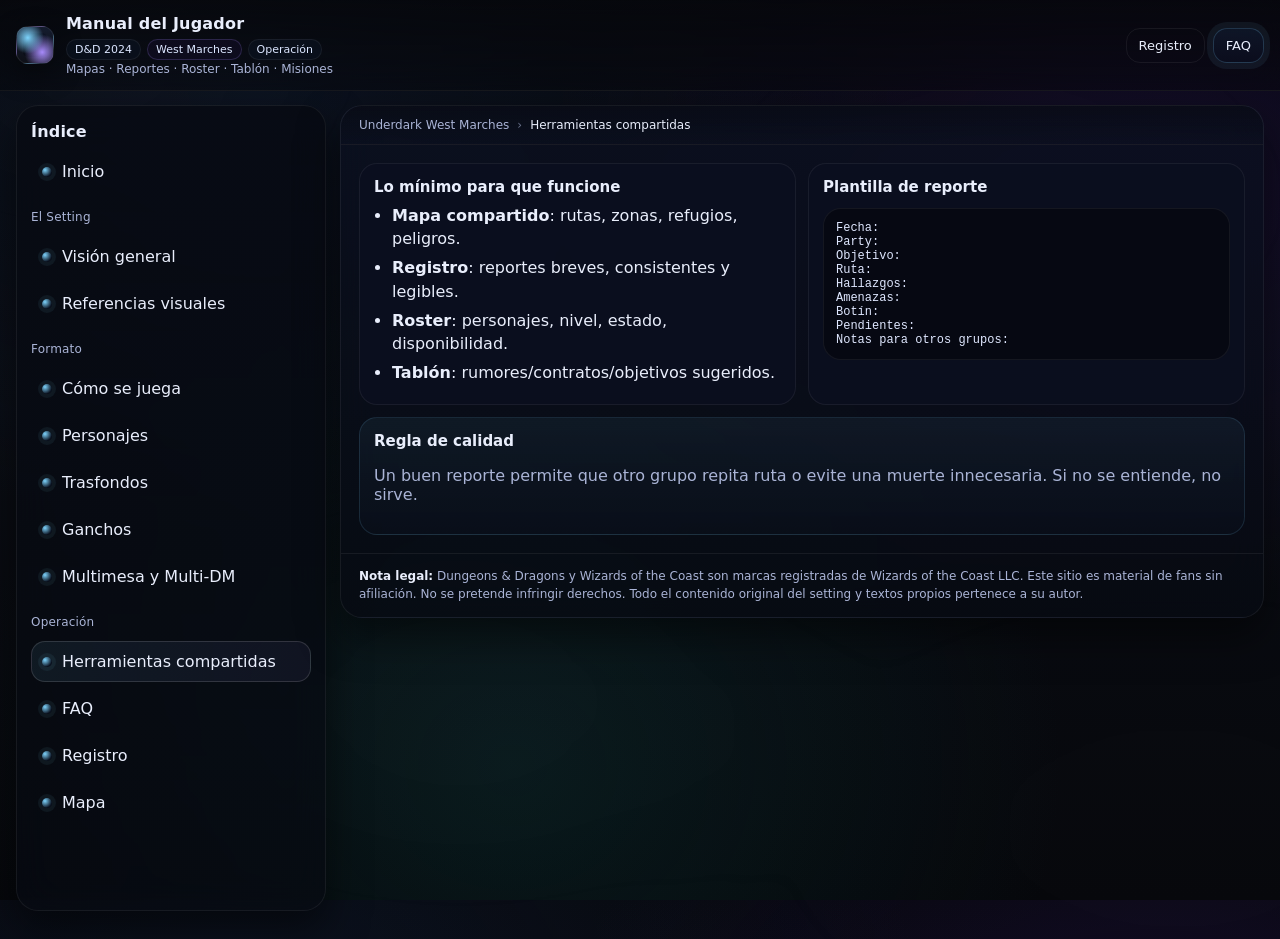
<file: herramientas.html>
<!doctype html>
<html lang="es">
<head>
  <meta charset="utf-8" />
  <meta name="viewport" content="width=device-width,initial-scale=1"/>
  <title>Herramientas compartidas — Underdark West Marches</title>
  <link rel="stylesheet" href="./styles.css?v=1" />
</head>
<body>
  <div class="fog" aria-hidden="true"></div>

  <header class="topbar">
    <div class="topbarInner">
      <div class="brand">
        <span class="sigil" aria-hidden="true"></span>
        <div class="brandText">
          <h1>Manual del Jugador</h1>
          <div class="tags">
            <span class="tag">D&D 2024</span><span class="tag tag2">West Marches</span><span class="tag">Operación</span>
          </div>
          <p class="subtitle">Mapas · Reportes · Roster · Tablón · Misiones</p>
        </div>
      </div>
      <div class="topActions">
        <a class="btn ghost" href="./registro.html">Registro</a>
        <a class="btn primary" href="./faq.html">FAQ</a>
      </div>
    </div>
  </header>

  <div class="shell">
    <aside class="sidebar">
      <div class="sidebarInner">
        <div class="navTitle">Índice</div>
        <nav class="nav">
          <a class="navLink" href="./index.html"><span class="dot"></span> Inicio</a>
          <div class="navGroupTitle">El Setting</div>
          <a class="navLink" href="./setting.html"><span class="dot"></span> Visión general</a>
          <a class="navLink" href="./referencias.html"><span class="dot"></span> Referencias visuales</a>
          <div class="navGroupTitle">Formato</div>
            <a class="navLink" href="./como-se-juega.html"><span class="dot"></span> Cómo se juega</a>
            <a class="navLink" href="./personajes.html"><span class="dot"></span> Personajes</a>
            <a class="navLink" href="./trasfondos.html"><span class="dot"></span> Trasfondos</a>
            <a class="navLink" href="./ganchos.html"><span class="dot"></span> Ganchos</a>
            <a class="navLink" href="./multimesa.html"><span class="dot"></span> Multimesa y Multi-DM</a>
          <div class="navGroupTitle">Operación</div>
          <a class="navLink" href="./herramientas.html"><span class="dot"></span> Herramientas compartidas</a>
          <a class="navLink" href="./faq.html"><span class="dot"></span> FAQ</a>
          <a class="navLink" href="./registro.html"><span class="dot"></span> Registro</a>
          <a class="navLink" href="./mapa.html"><span class="dot"></span> Mapa</a>
        </nav>
      </div>
    </aside>

    <main class="main">
      <div class="doc">
        <div class="crumbs">
          <span class="crumb">Underdark West Marches</span><span class="sep">›</span>
          <span class="crumb current">Herramientas compartidas</span>
        </div>

        <div class="docInner">
          <div class="grid two">
            <article class="panel">
              <h3>Lo mínimo para que funcione</h3>
              <ul class="list">
                <li><b>Mapa compartido</b>: rutas, zonas, refugios, peligros.</li>
                <li><b>Registro</b>: reportes breves, consistentes y legibles.</li>
                <li><b>Roster</b>: personajes, nivel, estado, disponibilidad.</li>
                <li><b>Tablón</b>: rumores/contratos/objetivos sugeridos.</li>
              </ul>
            </article>

            <article class="panel">
              <h3>Plantilla de reporte</h3>
              <pre class="code">Fecha:
Party:
Objetivo:
Ruta:
Hallazgos:
Amenazas:
Botín:
Pendientes:
Notas para otros grupos:</pre>
            </article>
          </div>

          <article class="panel callout" style="margin-top:12px;">
            <h3>Regla de calidad</h3>
            <p class="muted">
              Un buen reporte permite que otro grupo repita ruta o evite una muerte innecesaria.
              Si no se entiende, no sirve.
            </p>
          </article>
        </div>

        <footer class="footer">
          <div><b>Nota legal:</b> Dungeons &amp; Dragons y Wizards of the Coast son marcas registradas de Wizards of the Coast LLC. Este sitio es material de fans sin afiliación. No se pretende infringir derechos. Todo el contenido original del setting y textos propios pertenece a su autor.</div>
        </footer>
      </div>
    </main>
  </div>

  <script src="./main.js?v=1" defer></script>
</body>
</html>
</file>
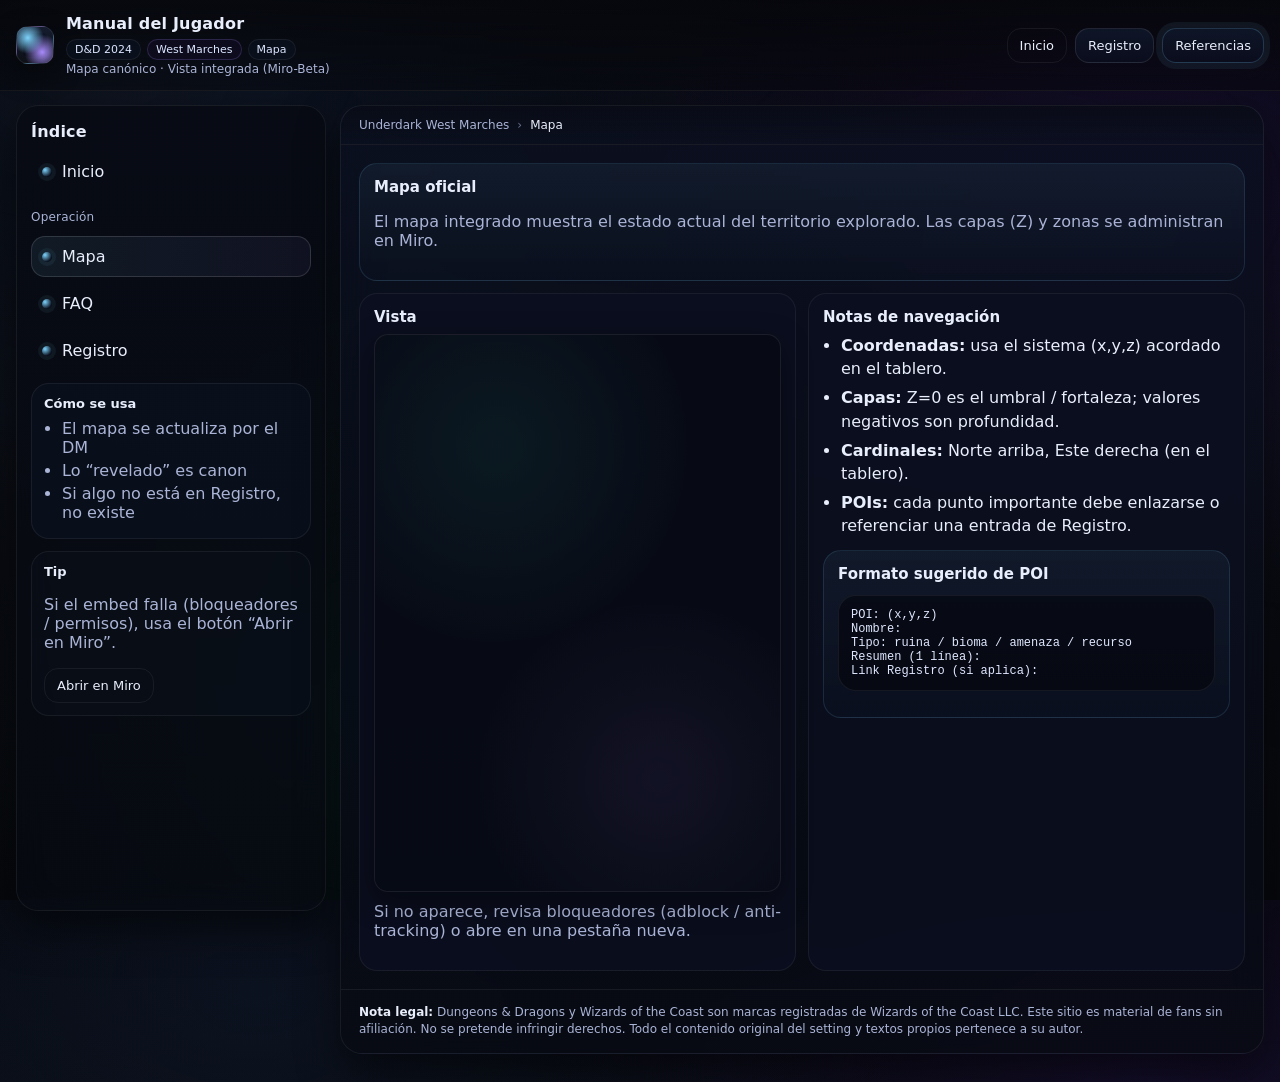
<file: mapa.html>
<!doctype html>
<html lang="es">
<head>
  <meta charset="utf-8" />
  <meta name="viewport" content="width=device-width,initial-scale=1"/>
  <title>Mapa — Underdark West Marches</title>
  <link rel="stylesheet" href="./styles.css?v=1" />
</head>
<body>
  <div class="fog" aria-hidden="true"></div>

  <header class="topbar">
    <div class="topbarInner">
      <div class="brand">
        <span class="sigil" aria-hidden="true"></span>
        <div class="brandText">
          <h1>Manual del Jugador</h1>
          <div class="tags">
            <span class="tag">D&D 2024</span><span class="tag tag2">West Marches</span><span class="tag">Mapa</span>
          </div>
          <p class="subtitle">Mapa canónico · Vista integrada (Miro-Beta)</p>
        </div>
      </div>
      <div class="topActions">
        <a class="btn ghost" href="./index.html">Inicio</a>
        <a class="btn" href="./registro.html">Registro</a>
        <a class="btn primary" href="./referencias.html">Referencias</a>
      </div>
    </div>
  </header>

  <div class="shell">
    <aside class="sidebar">
      <div class="sidebarInner">
        <div class="navTitle">Índice</div>
        <nav class="nav">
          <a class="navLink" href="./index.html"><span class="dot"></span> Inicio</a>
          <div class="navGroupTitle">Operación</div>
          <a class="navLink" href="./mapa.html"><span class="dot"></span> Mapa</a>
          <a class="navLink" href="./faq.html"><span class="dot"></span> FAQ</a>
          <a class="navLink" href="./registro.html"><span class="dot"></span> Registro</a>
        </nav>

        <div class="sidebarCard">
          <div class="cardTitle">Cómo se usa</div>
          <ul class="miniList">
            <li>El mapa se actualiza por el DM</li>
            <li>Lo “revelado” es canon</li>
            <li>Si algo no está en Registro, no existe</li>
          </ul>
        </div>

        <div class="sidebarCard subtle">
          <div class="cardTitle">Tip</div>
          <p class="muted">
            Si el embed falla (bloqueadores / permisos), usa el botón “Abrir en Miro”.
          </p>
          <a class="btn ghost" href="https://miro.com/app/live-embed/uXjVK0nImsw=/?focusWidget=3458764654201640818&embedMode=view_only_without_ui&embedId=142408951709"
             target="_blank" rel="noopener noreferrer">Abrir en Miro</a>
        </div>
      </div>
    </aside>

    <main class="main">
      <div class="doc">
        <div class="crumbs">
          <span class="crumb">Underdark West Marches</span><span class="sep">›</span>
          <span class="crumb current">Mapa</span>
        </div>

        <div class="docInner">
          <article class="panel callout">
            <h3>Mapa oficial</h3>
            <p class="muted">
              El mapa integrado muestra el estado actual del territorio explorado. Las capas (Z) y zonas se administran en Miro.
            </p>
          </article>

          <div class="grid two" style="margin-top:12px;">
            <article class="panel" style="min-height:70vh;">
              <h3>Vista</h3>

              <div class="embedFrame">
                <iframe
                  title="Mapa Underdark West Marches (Miro)"
                  src="https://miro.com/app/live-embed/uXjVK0nImsw=/?focusWidget=3458764654201640818&embedMode=view_only_without_ui&embedId=142408951709"
                  frameborder="0"
                  scrolling="no"
                  allow="fullscreen; clipboard-read; clipboard-write"
                  allowfullscreen>
                </iframe>
              </div>

              <p class="muted" style="margin-top:10px;">
                Si no aparece, revisa bloqueadores (adblock / anti-tracking) o abre en una pestaña nueva.
              </p>
            </article>

            <article class="panel">
              <h3>Notas de navegación</h3>
              <ul class="list">
                <li><b>Coordenadas:</b> usa el sistema (x,y,z) acordado en el tablero.</li>
                <li><b>Capas:</b> Z=0 es el umbral / fortaleza; valores negativos son profundidad.</li>
                <li><b>Cardinales:</b> Norte arriba, Este derecha (en el tablero).</li>
                <li><b>POIs:</b> cada punto importante debe enlazarse o referenciar una entrada de Registro.</li>
              </ul>

              <div class="panel callout" style="margin-top:12px;">
                <h3>Formato sugerido de POI</h3>
                <pre class="code">POI: (x,y,z)
Nombre:
Tipo: ruina / bioma / amenaza / recurso
Resumen (1 línea):
Link Registro (si aplica):</pre>
              </div>
            </article>
          </div>
        </div>

        <footer class="footer">
          <div><b>Nota legal:</b> Dungeons &amp; Dragons y Wizards of the Coast son marcas registradas de Wizards of the Coast LLC. Este sitio es material de fans sin afiliación. No se pretende infringir derechos. Todo el contenido original del setting y textos propios pertenece a su autor.</div>
        </footer>
      </div>
    </main>
  </div>

  <script src="./main.js?v=1" defer></script>
</body>
</html>
</file>
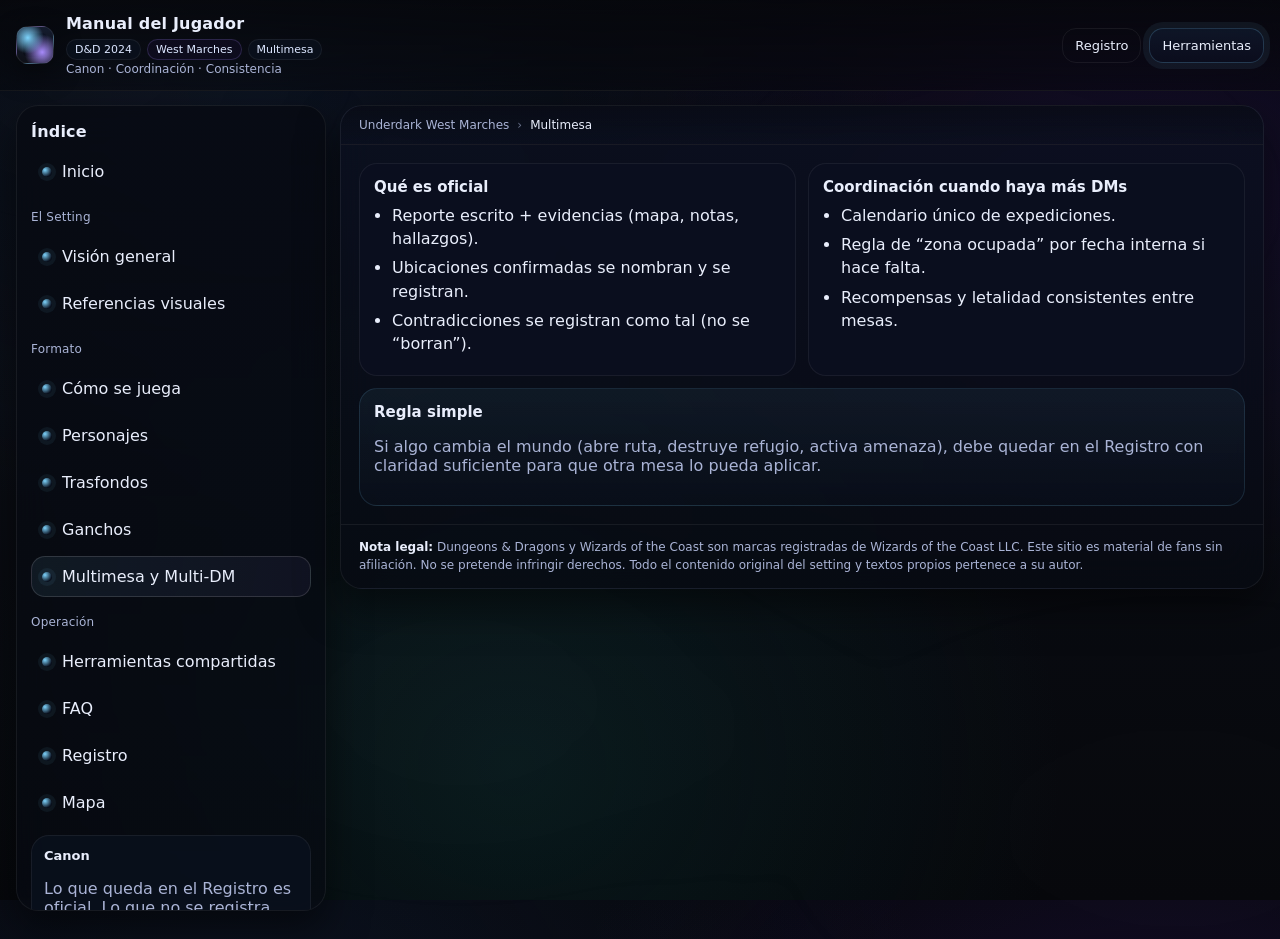
<file: multimesa.html>
<!doctype html>
<html lang="es">
<head>
  <meta charset="utf-8" />
  <meta name="viewport" content="width=device-width,initial-scale=1"/>
  <title>Multimesa y Multi-DM — Underdark West Marches</title>
  <link rel="stylesheet" href="./styles.css?v=1" />
</head>
<body>
  <div class="fog" aria-hidden="true"></div>

  <header class="topbar">
    <div class="topbarInner">
      <div class="brand">
        <span class="sigil" aria-hidden="true"></span>
        <div class="brandText">
          <h1>Manual del Jugador</h1>
          <div class="tags">
            <span class="tag">D&D 2024</span><span class="tag tag2">West Marches</span><span class="tag">Multimesa</span>
          </div>
          <p class="subtitle">Canon · Coordinación · Consistencia</p>
        </div>
      </div>
      <div class="topActions">
        <a class="btn ghost" href="./registro.html">Registro</a>
        <a class="btn primary" href="./herramientas.html">Herramientas</a>
      </div>
    </div>
  </header>

  <div class="shell">
    <aside class="sidebar">
      <div class="sidebarInner">
        <div class="navTitle">Índice</div>
        <nav class="nav">
          <a class="navLink" href="./index.html"><span class="dot"></span> Inicio</a>
          <div class="navGroupTitle">El Setting</div>
          <a class="navLink" href="./setting.html"><span class="dot"></span> Visión general</a>
          <a class="navLink" href="./referencias.html"><span class="dot"></span> Referencias visuales</a>
          <div class="navGroupTitle">Formato</div>
<a class="navLink" href="./como-se-juega.html"><span class="dot"></span> Cómo se juega</a>
<a class="navLink" href="./personajes.html"><span class="dot"></span> Personajes</a>
<a class="navLink" href="./trasfondos.html"><span class="dot"></span> Trasfondos</a>
<a class="navLink" href="./ganchos.html"><span class="dot"></span> Ganchos</a>
<a class="navLink" href="./multimesa.html"><span class="dot"></span> Multimesa y Multi-DM</a>
          <div class="navGroupTitle">Operación</div>
          <a class="navLink" href="./herramientas.html"><span class="dot"></span> Herramientas compartidas</a>
          <a class="navLink" href="./faq.html"><span class="dot"></span> FAQ</a>
          <a class="navLink" href="./registro.html"><span class="dot"></span> Registro</a>
          <a class="navLink" href="./mapa.html"><span class="dot"></span> Mapa</a>
        </nav>

        <div class="sidebarCard">
          <div class="cardTitle">Canon</div>
          <p class="muted">Lo que queda en el Registro es oficial. Lo que no se registra, no afecta al mundo.</p>
        </div>
      </div>
    </aside>

    <main class="main">
      <div class="doc">
        <div class="crumbs">
          <span class="crumb">Underdark West Marches</span><span class="sep">›</span>
          <span class="crumb current">Multimesa</span>
        </div>

        <div class="docInner">
          <div class="grid two">
            <article class="panel">
              <h3>Qué es oficial</h3>
              <ul class="list">
                <li>Reporte escrito + evidencias (mapa, notas, hallazgos).</li>
                <li>Ubicaciones confirmadas se nombran y se registran.</li>
                <li>Contradicciones se registran como tal (no se “borran”).</li>
              </ul>
            </article>

            <article class="panel">
              <h3>Coordinación cuando haya más DMs</h3>
              <ul class="list">
                <li>Calendario único de expediciones.</li>
                <li>Regla de “zona ocupada” por fecha interna si hace falta.</li>
                <li>Recompensas y letalidad consistentes entre mesas.</li>
              </ul>
            </article>
          </div>

          <article class="panel callout" style="margin-top:12px;">
            <h3>Regla simple</h3>
            <p class="muted">
              Si algo cambia el mundo (abre ruta, destruye refugio, activa amenaza),
              debe quedar en el Registro con claridad suficiente para que otra mesa lo pueda aplicar.
            </p>
          </article>
        </div>

        <footer class="footer">
          <div><b>Nota legal:</b> Dungeons &amp; Dragons y Wizards of the Coast son marcas registradas de Wizards of the Coast LLC. Este sitio es material de fans sin afiliación. No se pretende infringir derechos. Todo el contenido original del setting y textos propios pertenece a su autor.</div>
        </footer>
      </div>
    </main>
  </div>

  <script src="./main.js?v=1" defer></script>
</body>
</html>
</file>
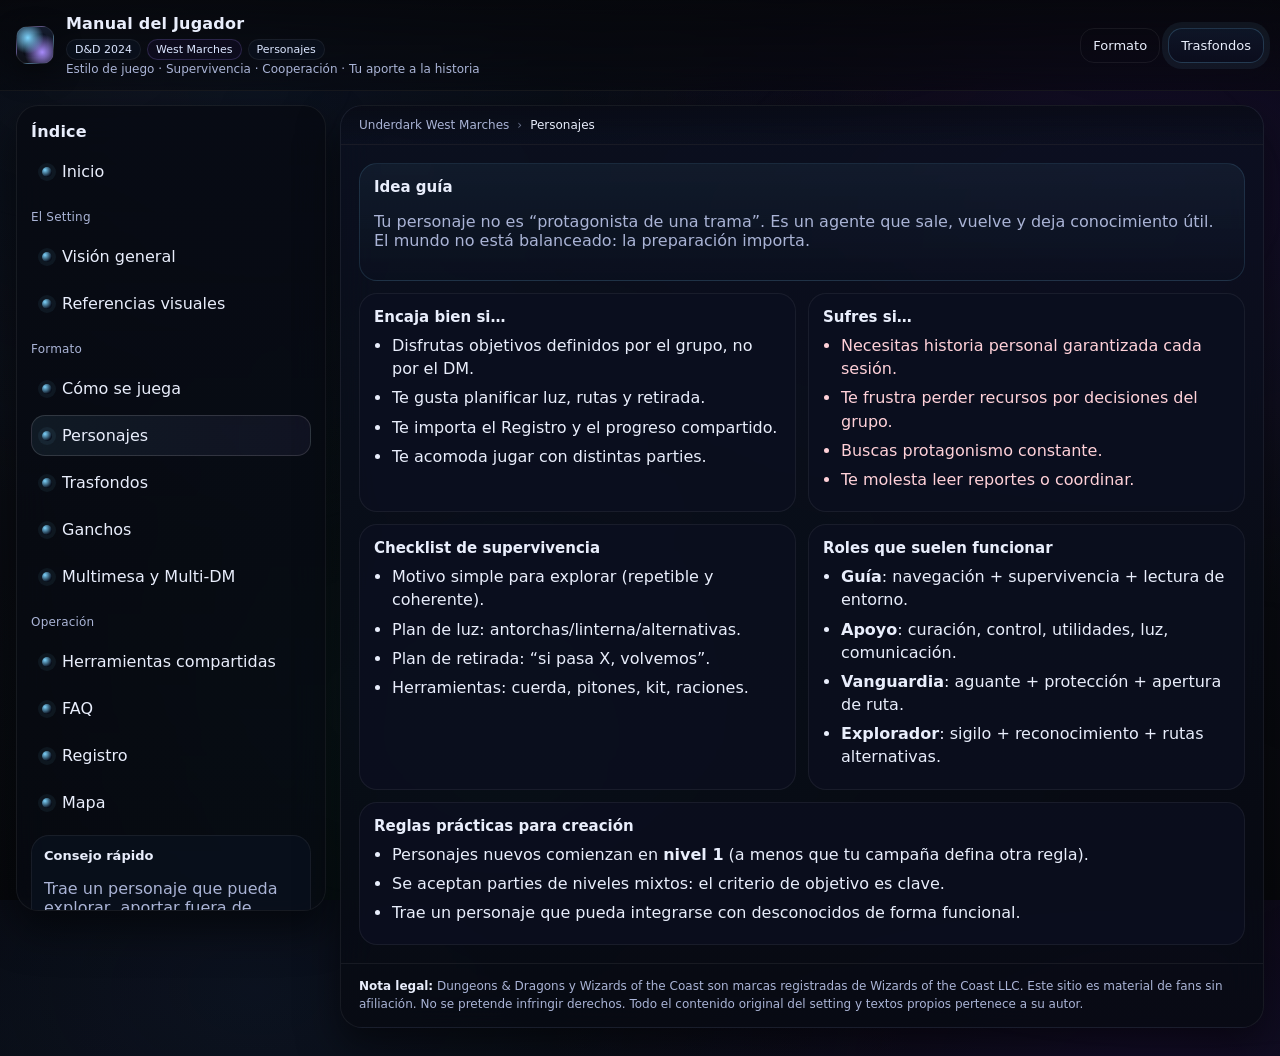
<file: personajes.html>
<!doctype html>
<html lang="es">
<head>
  <meta charset="utf-8" />
  <meta name="viewport" content="width=device-width,initial-scale=1"/>
  <title>Personajes — Underdark West Marches</title>
  <link rel="stylesheet" href="./styles.css?v=1" />
</head>
<body>
  <div class="fog" aria-hidden="true"></div>

  <header class="topbar">
    <div class="topbarInner">
      <div class="brand">
        <span class="sigil" aria-hidden="true"></span>
        <div class="brandText">
          <h1>Manual del Jugador</h1>
          <div class="tags">
            <span class="tag">D&D 2024</span><span class="tag tag2">West Marches</span><span class="tag">Personajes</span>
          </div>
          <p class="subtitle">Estilo de juego · Supervivencia · Cooperación · Tu aporte a la historia</p>
        </div>
      </div>
      <div class="topActions">
        <a class="btn ghost" href="./como-se-juega.html">Formato</a>
        <a class="btn primary" href="./trasfondos.html">Trasfondos</a>
      </div>
    </div>
  </header>

  <div class="shell">
    <aside class="sidebar">
      <div class="sidebarInner">
        <div class="navTitle">Índice</div>
        <nav class="nav">
          <a class="navLink" href="./index.html"><span class="dot"></span> Inicio</a>
          <div class="navGroupTitle">El Setting</div>
          <a class="navLink" href="./setting.html"><span class="dot"></span> Visión general</a>
          <a class="navLink" href="./referencias.html"><span class="dot"></span> Referencias visuales</a>
          <div class="navGroupTitle">Formato</div>
<a class="navLink" href="./como-se-juega.html"><span class="dot"></span> Cómo se juega</a>
<a class="navLink" href="./personajes.html"><span class="dot"></span> Personajes</a>
<a class="navLink" href="./trasfondos.html"><span class="dot"></span> Trasfondos</a>
<a class="navLink" href="./ganchos.html"><span class="dot"></span> Ganchos</a>
<a class="navLink" href="./multimesa.html"><span class="dot"></span> Multimesa y Multi-DM</a>
          <div class="navGroupTitle">Operación</div>
          <a class="navLink" href="./herramientas.html"><span class="dot"></span> Herramientas compartidas</a>
          <a class="navLink" href="./faq.html"><span class="dot"></span> FAQ</a>
          <a class="navLink" href="./registro.html"><span class="dot"></span> Registro</a>
          <a class="navLink" href="./mapa.html"><span class="dot"></span> Mapa</a>
        </nav>

        <div class="sidebarCard">
          <div class="cardTitle">Consejo rápido</div>
          <p class="muted">Trae un personaje que pueda explorar, aportar fuera de combate y retirarse con criterio.</p>
        </div>
      </div>
    </aside>

    <main class="main">
      <div class="doc">
        <div class="crumbs">
          <span class="crumb">Underdark West Marches</span><span class="sep">›</span>
          <span class="crumb current">Personajes</span>
        </div>

        <div class="docInner">
          <article class="panel callout">
            <h3>Idea guía</h3>
            <p class="muted">
              Tu personaje no es “protagonista de una trama”. Es un agente que sale, vuelve y deja conocimiento útil.
              El mundo no está balanceado: la preparación importa.
            </p>
          </article>

          <div class="grid two" style="margin-top:12px;">
            <article class="panel">
              <h3>Encaja bien si…</h3>
              <ul class="list">
                <li>Disfrutas objetivos definidos por el grupo, no por el DM.</li>
                <li>Te gusta planificar luz, rutas y retirada.</li>
                <li>Te importa el Registro y el progreso compartido.</li>
                <li>Te acomoda jugar con distintas parties.</li>
              </ul>
            </article>
            <article class="panel">
              <h3>Sufres si…</h3>
              <ul class="list warn">
                <li>Necesitas historia personal garantizada cada sesión.</li>
                <li>Te frustra perder recursos por decisiones del grupo.</li>
                <li>Buscas protagonismo constante.</li>
                <li>Te molesta leer reportes o coordinar.</li>
              </ul>
            </article>
          </div>

          <div class="grid two" style="margin-top:12px;">
            <article class="panel">
              <h3>Checklist de supervivencia</h3>
              <ul class="list">
                <li>Motivo simple para explorar (repetible y coherente).</li>
                <li>Plan de luz: antorchas/linterna/alternativas.</li>
                <li>Plan de retirada: “si pasa X, volvemos”.</li>
                <li>Herramientas: cuerda, pitones, kit, raciones.</li>
              </ul>
            </article>
            <article class="panel">
              <h3>Roles que suelen funcionar</h3>
              <ul class="list">
                <li><b>Guía</b>: navegación + supervivencia + lectura de entorno.</li>
                <li><b>Apoyo</b>: curación, control, utilidades, luz, comunicación.</li>
                <li><b>Vanguardia</b>: aguante + protección + apertura de ruta.</li>
                <li><b>Explorador</b>: sigilo + reconocimiento + rutas alternativas.</li>
              </ul>
            </article>
          </div>

          <article class="panel" style="margin-top:12px;">
            <h3>Reglas prácticas para creación</h3>
            <ul class="list">
              <li>Personajes nuevos comienzan en <b>nivel 1</b> (a menos que tu campaña defina otra regla).</li>
              <li>Se aceptan parties de niveles mixtos: el criterio de objetivo es clave.</li>
              <li>Trae un personaje que pueda integrarse con desconocidos de forma funcional.</li>
            </ul>
          </article>
        </div>

        <footer class="footer">
          <div><b>Nota legal:</b> Dungeons &amp; Dragons y Wizards of the Coast son marcas registradas de Wizards of the Coast LLC. Este sitio es material de fans sin afiliación. No se pretende infringir derechos. Todo el contenido original del setting y textos propios pertenece a su autor.</div>
        </footer>
      </div>
    </main>
  </div>

  <script src="./main.js?v=1" defer></script>
</body>
</html>
</file>
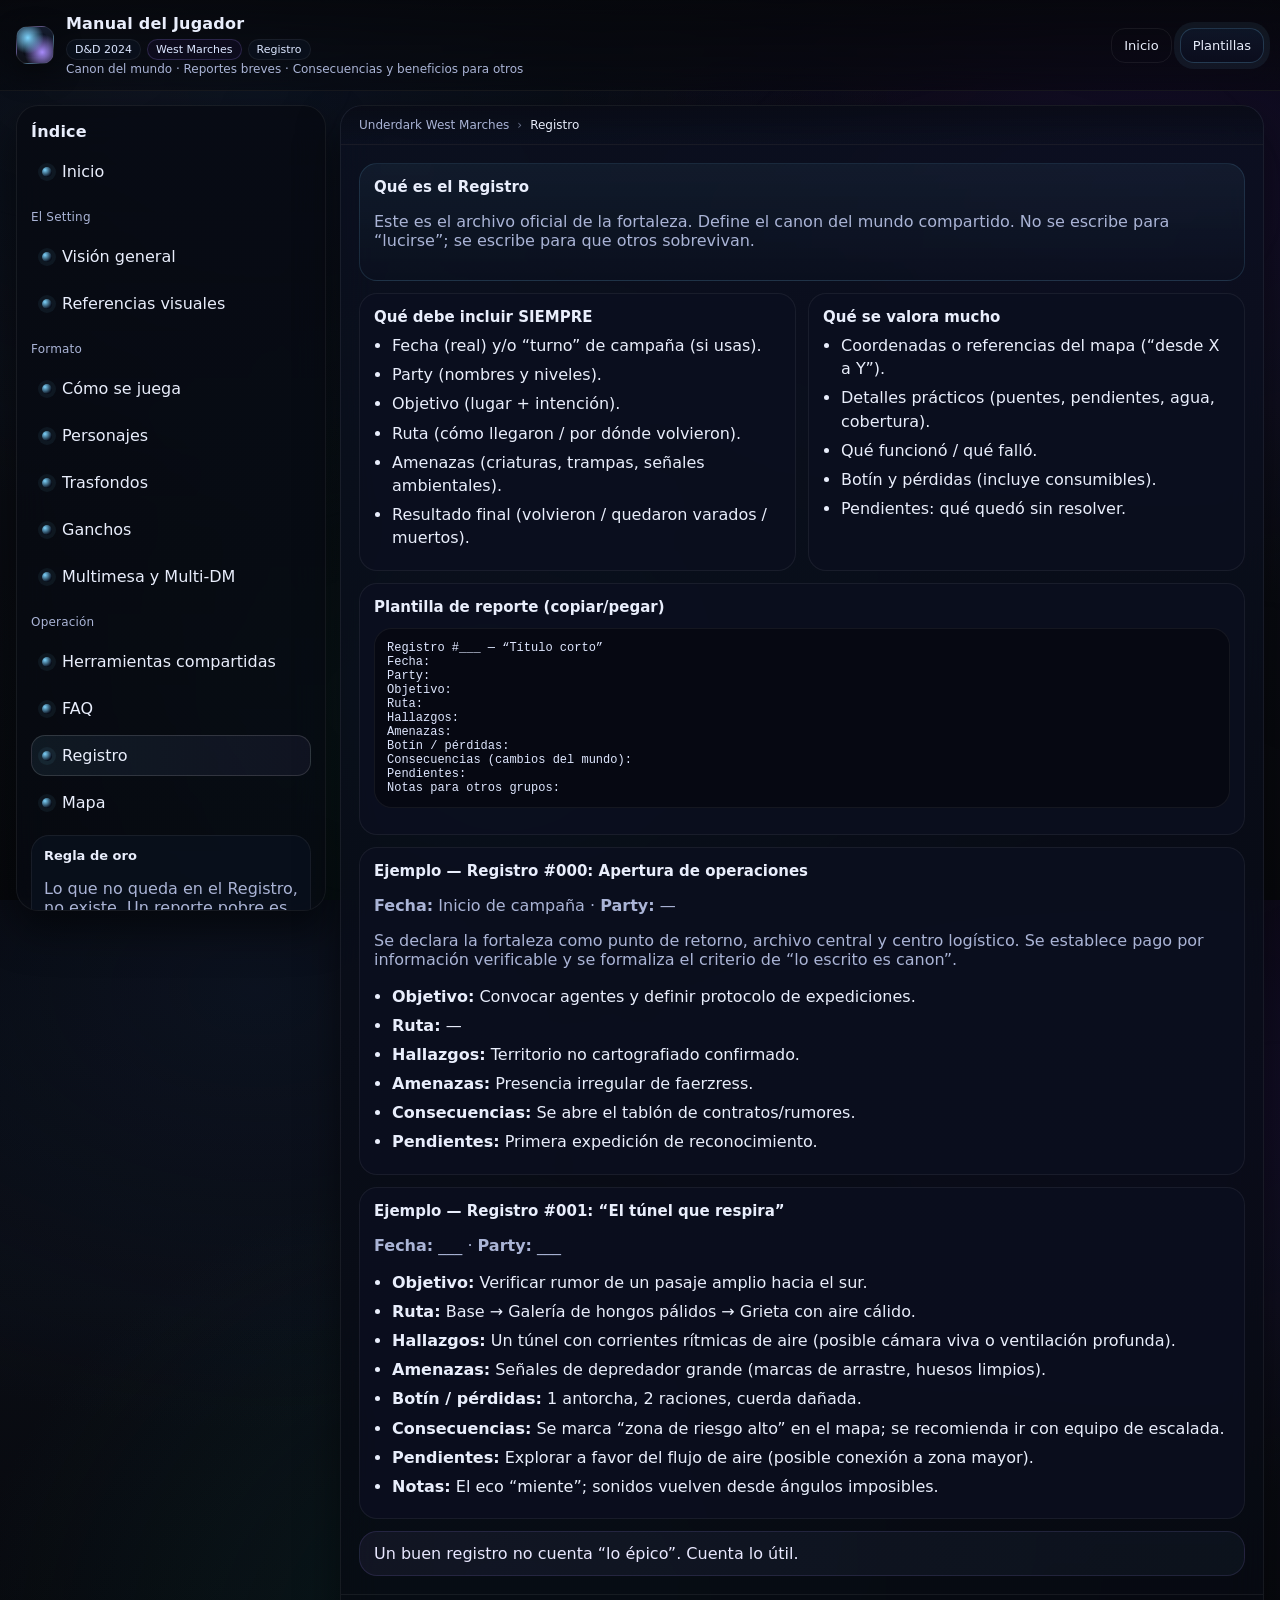
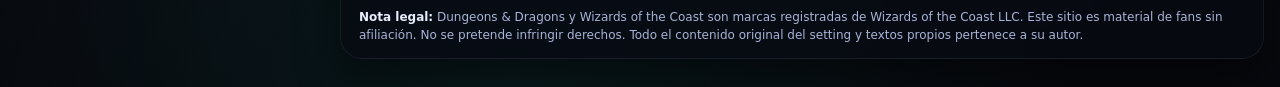
<file: registro.html>
<!doctype html>
<html lang="es">
<head>
  <meta charset="utf-8" />
  <meta name="viewport" content="width=device-width,initial-scale=1"/>
  <title>Registro — Underdark West Marches</title>
  <link rel="stylesheet" href="./styles.css?v=1" />
</head>
<body>
  <div class="fog" aria-hidden="true"></div>

  <header class="topbar">
    <div class="topbarInner">
      <div class="brand">
        <span class="sigil" aria-hidden="true"></span>
        <div class="brandText">
          <h1>Manual del Jugador</h1>
          <div class="tags">
            <span class="tag">D&D 2024</span><span class="tag tag2">West Marches</span><span class="tag">Registro</span>
          </div>
          <p class="subtitle">Canon del mundo · Reportes breves · Consecuencias y beneficios para otros</p>
        </div>
      </div>

      <div class="topActions">
        <a class="btn ghost" href="./index.html">Inicio</a>
        <a class="btn primary" href="./herramientas.html">Plantillas</a>
      </div>
    </div>
  </header>

  <div class="shell">
    <aside class="sidebar">
      <div class="sidebarInner">
        <div class="navTitle">Índice</div>

        <nav class="nav">
          <a class="navLink" href="./index.html"><span class="dot"></span> Inicio</a>

          <div class="navGroupTitle">El Setting</div>
          <a class="navLink" href="./setting.html"><span class="dot"></span> Visión general</a>
          <a class="navLink" href="./referencias.html"><span class="dot"></span> Referencias visuales</a>

          <div class="navGroupTitle">Formato</div>
<a class="navLink" href="./como-se-juega.html"><span class="dot"></span> Cómo se juega</a>
<a class="navLink" href="./personajes.html"><span class="dot"></span> Personajes</a>
<a class="navLink" href="./trasfondos.html"><span class="dot"></span> Trasfondos</a>
<a class="navLink" href="./ganchos.html"><span class="dot"></span> Ganchos</a>
<a class="navLink" href="./multimesa.html"><span class="dot"></span> Multimesa y Multi-DM</a>

          <div class="navGroupTitle">Operación</div>
          <a class="navLink" href="./herramientas.html"><span class="dot"></span> Herramientas compartidas</a>
          <a class="navLink" href="./faq.html"><span class="dot"></span> FAQ</a>
          <a class="navLink" href="./registro.html"><span class="dot"></span> Registro</a>
          <a class="navLink" href="./mapa.html"><span class="dot"></span> Mapa</a>
        </nav>

        <div class="sidebarCard">
          <div class="cardTitle">Regla de oro</div>
          <p class="muted">
            Lo que no queda en el Registro, no existe.
            Un reporte pobre es mejor que ningún reporte.
          </p>
        </div>

        <div class="sidebarCard subtle">
          <div class="cardTitle">Formato recomendado</div>
          <ul class="miniList">
            <li>Claro y breve</li>
            <li>Rutas y referencias</li>
            <li>Amenazas y señales</li>
            <li>Botín / pérdidas</li>
            <li>Pendientes</li>
          </ul>
        </div>
      </div>
    </aside>

    <main class="main">
      <div class="doc">
        <div class="crumbs">
          <span class="crumb">Underdark West Marches</span><span class="sep">›</span>
          <span class="crumb current">Registro</span>
        </div>

        <div class="docInner">
          <article class="panel callout">
            <h3>Qué es el Registro</h3>
            <p class="muted">
              Este es el archivo oficial de la fortaleza. Define el canon del mundo compartido.
              No se escribe para “lucirse”; se escribe para que otros sobrevivan.
            </p>
          </article>

          <div class="grid two" style="margin-top:12px;">
            <article class="panel">
              <h3>Qué debe incluir SIEMPRE</h3>
              <ul class="list">
                <li>Fecha (real) y/o “turno” de campaña (si usas).</li>
                <li>Party (nombres y niveles).</li>
                <li>Objetivo (lugar + intención).</li>
                <li>Ruta (cómo llegaron / por dónde volvieron).</li>
                <li>Amenazas (criaturas, trampas, señales ambientales).</li>
                <li>Resultado final (volvieron / quedaron varados / muertos).</li>
              </ul>
            </article>

            <article class="panel">
              <h3>Qué se valora mucho</h3>
              <ul class="list">
                <li>Coordenadas o referencias del mapa (“desde X a Y”).</li>
                <li>Detalles prácticos (puentes, pendientes, agua, cobertura).</li>
                <li>Qué funcionó / qué falló.</li>
                <li>Botín y pérdidas (incluye consumibles).</li>
                <li>Pendientes: qué quedó sin resolver.</li>
              </ul>
            </article>
          </div>

          <article class="panel" style="margin-top:12px;">
            <h3>Plantilla de reporte (copiar/pegar)</h3>
            <pre class="code">Registro #___ — “Título corto”
Fecha:
Party:
Objetivo:
Ruta:
Hallazgos:
Amenazas:
Botín / pérdidas:
Consecuencias (cambios del mundo):
Pendientes:
Notas para otros grupos:</pre>
          </article>

          <article class="panel" style="margin-top:12px;">
            <h3>Ejemplo — Registro #000: Apertura de operaciones</h3>
            <p class="muted"><b>Fecha:</b> Inicio de campaña · <b>Party:</b> —</p>
            <p class="muted">
              Se declara la fortaleza como punto de retorno, archivo central y centro logístico.
              Se establece pago por información verificable y se formaliza el criterio de “lo escrito es canon”.
            </p>
            <ul class="list">
              <li><b>Objetivo:</b> Convocar agentes y definir protocolo de expediciones.</li>
              <li><b>Ruta:</b> —</li>
              <li><b>Hallazgos:</b> Territorio no cartografiado confirmado.</li>
              <li><b>Amenazas:</b> Presencia irregular de faerzress.</li>
              <li><b>Consecuencias:</b> Se abre el tablón de contratos/rumores.</li>
              <li><b>Pendientes:</b> Primera expedición de reconocimiento.</li>
            </ul>
          </article>

          <article class="panel" style="margin-top:12px;">
            <h3>Ejemplo — Registro #001: “El túnel que respira”</h3>
            <p class="muted"><b>Fecha:</b> ___ · <b>Party:</b> ___</p>
            <ul class="list">
              <li><b>Objetivo:</b> Verificar rumor de un pasaje amplio hacia el sur.</li>
              <li><b>Ruta:</b> Base → Galería de hongos pálidos → Grieta con aire cálido.</li>
              <li><b>Hallazgos:</b> Un túnel con corrientes rítmicas de aire (posible cámara viva o ventilación profunda).</li>
              <li><b>Amenazas:</b> Señales de depredador grande (marcas de arrastre, huesos limpios).</li>
              <li><b>Botín / pérdidas:</b> 1 antorcha, 2 raciones, cuerda dañada.</li>
              <li><b>Consecuencias:</b> Se marca “zona de riesgo alto” en el mapa; se recomienda ir con equipo de escalada.</li>
              <li><b>Pendientes:</b> Explorar a favor del flujo de aire (posible conexión a zona mayor).</li>
              <li><b>Notas:</b> El eco “miente”; sonidos vuelven desde ángulos imposibles.</li>
            </ul>
          </article>

          <p class="quote" style="margin-top:12px;">
            Un buen registro no cuenta “lo épico”. Cuenta lo útil.
          </p>
        </div>

        <footer class="footer">
          <div><b>Nota legal:</b> Dungeons &amp; Dragons y Wizards of the Coast son marcas registradas de Wizards of the Coast LLC. Este sitio es material de fans sin afiliación. No se pretende infringir derechos. Todo el contenido original del setting y textos propios pertenece a su autor.</div>
        </footer>
      </div>
    </main>
  </div>

  <script src="./main.js?v=1" defer></script>
</body>
</html>
</file>
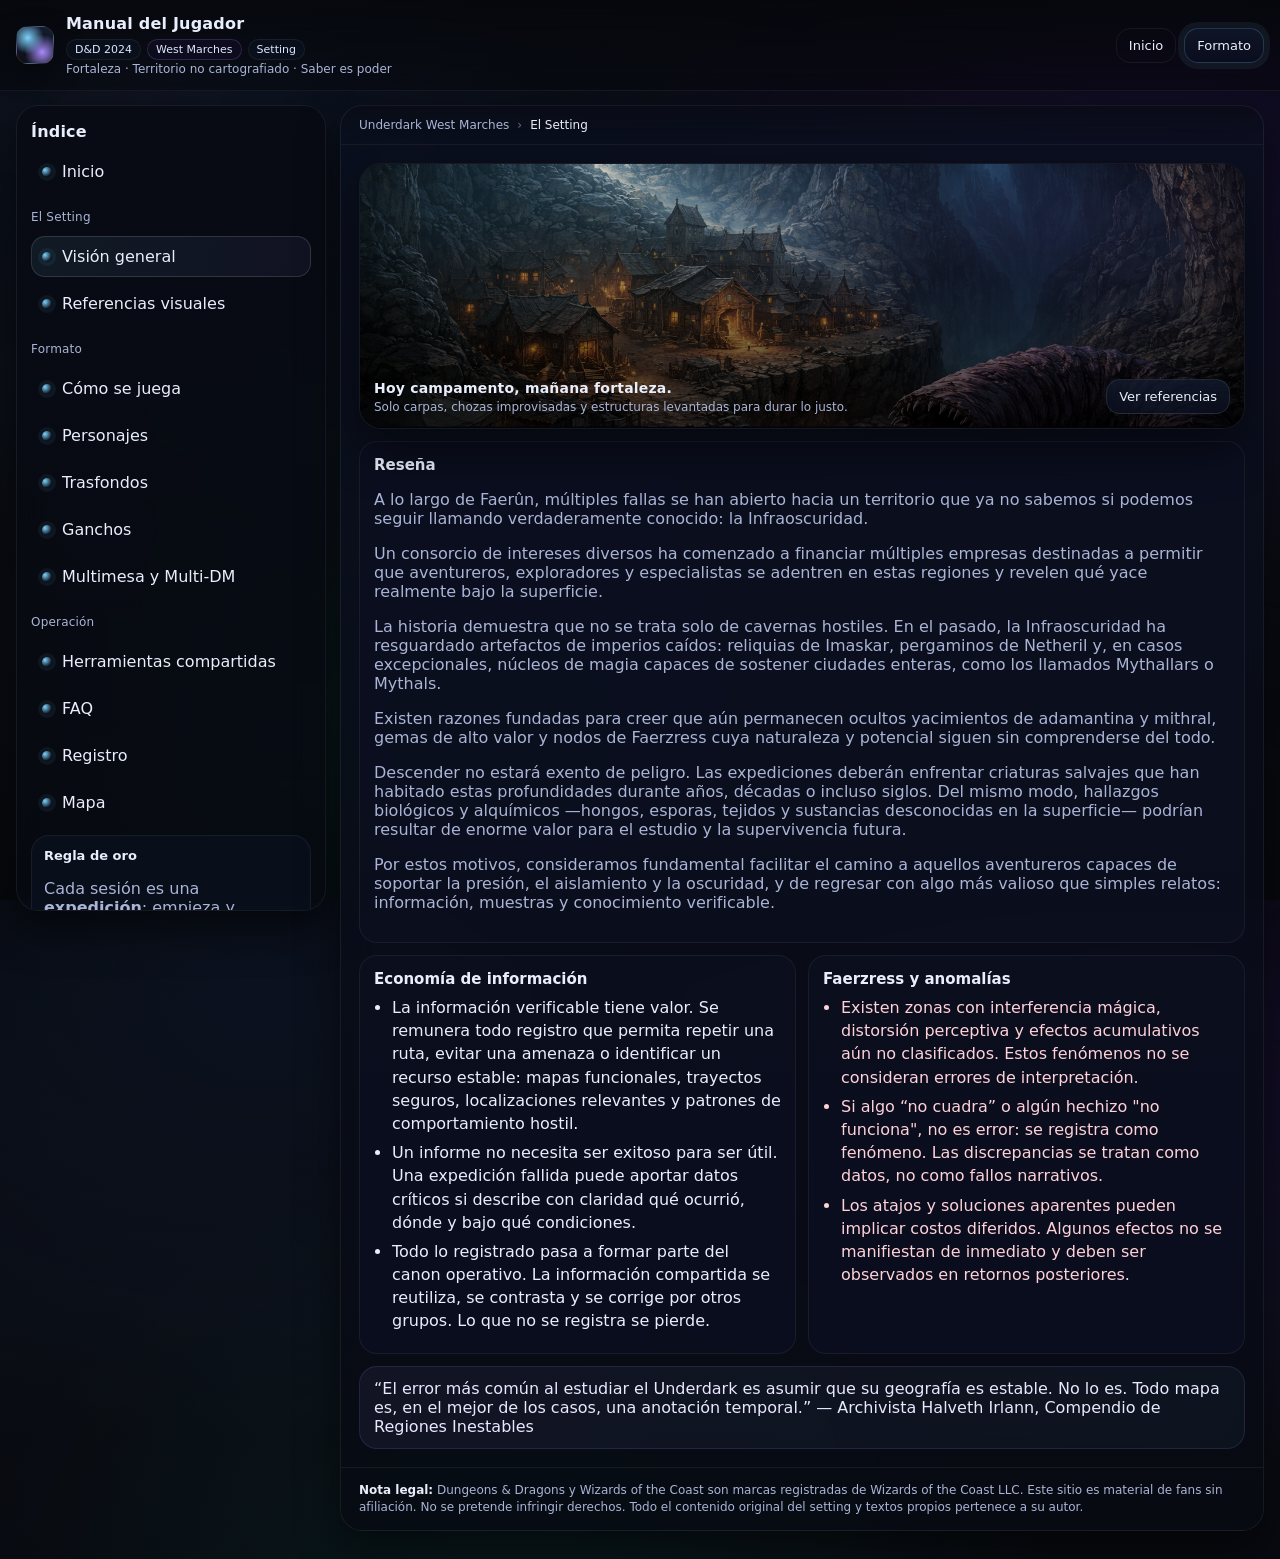
<file: setting.html>
<!doctype html>
<html lang="es">
<head>
  <meta charset="utf-8" />
  <meta name="viewport" content="width=device-width,initial-scale=1"/>
  <title>El Setting — Underdark West Marches</title>
  <link rel="stylesheet" href="./styles.css?v=1" />
</head>
<body>
  <div class="fog" aria-hidden="true"></div>

  <header class="topbar">
    <div class="topbarInner">
      <div class="brand">
        <span class="sigil" aria-hidden="true"></span>
        <div class="brandText">
          <h1>Manual del Jugador</h1>
          <div class="tags">
            <span class="tag">D&D 2024</span><span class="tag tag2">West Marches</span><span class="tag">Setting</span>
          </div>
          <p class="subtitle">Fortaleza · Territorio no cartografiado · Saber es poder</p>
        </div>
      </div>
      <div class="topActions">
        <a class="btn ghost" href="./index.html">Inicio</a>
        <a class="btn primary" href="./como-se-juega.html">Formato</a>
      </div>
    </div>
  </header>

  <div class="shell">
    <aside class="sidebar">
      <div class="sidebarInner">
        <div class="navTitle">Índice</div>

        <nav class="nav">
          <a class="navLink" href="./index.html"><span class="dot"></span> Inicio</a>

          <div class="navGroupTitle">El Setting</div>
          <a class="navLink" href="./setting.html"><span class="dot"></span> Visión general</a>
          <a class="navLink" href="./referencias.html"><span class="dot"></span> Referencias visuales</a>

          <div class="navGroupTitle">Formato</div>
<a class="navLink" href="./como-se-juega.html"><span class="dot"></span> Cómo se juega</a>
<a class="navLink" href="./personajes.html"><span class="dot"></span> Personajes</a>
<a class="navLink" href="./trasfondos.html"><span class="dot"></span> Trasfondos</a>
<a class="navLink" href="./ganchos.html"><span class="dot"></span> Ganchos</a>
<a class="navLink" href="./multimesa.html"><span class="dot"></span> Multimesa y Multi-DM</a>

          <div class="navGroupTitle">Operación</div>
          <a class="navLink" href="./herramientas.html"><span class="dot"></span> Herramientas compartidas</a>
          <a class="navLink" href="./faq.html"><span class="dot"></span> FAQ</a>
          <a class="navLink" href="./registro.html"><span class="dot"></span> Registro</a>
          <a class="navLink" href="./mapa.html"><span class="dot"></span> Mapa</a>
        </nav>

        <div class="sidebarCard">
          <div class="cardTitle">Regla de oro</div>
          <p class="muted">
            Cada sesión es una <b>expedición</b>: empieza y termina en la Base.
            Lo que no queda en el Registro, no existe.
          </p>
        </div>
      </div>
    </aside>

    <main class="main">
      <div class="doc">
        <div class="crumbs">
          <span class="crumb">Underdark West Marches</span>
          <span class="sep">›</span>
          <span class="crumb current">El Setting</span>
        </div>

        <div class="docInner">
          <div class="hero">
            <img src="./assets/img/placeholder-16x9.png" alt="Imagen de referencia del Underdark (placeholder)">
            <div class="heroOverlay" aria-hidden="true"></div>
            <div class="heroCaption">
              <div class="capText">
                <b> Hoy campamento, mañana fortaleza.</b>
                <span>Solo carpas, chozas improvisadas y estructuras levantadas para durar lo justo.</span>
              </div>
              <a class="btn" href="./referencias.html">Ver referencias</a>
            </div>
          </div>

          <article class="panel" style="margin-top:12px;">
            <h3>Reseña</h3>
            <p class="muted">
              A lo largo de Faerûn, múltiples fallas se han abierto hacia un territorio que ya no sabemos si podemos seguir llamando verdaderamente conocido: la Infraoscuridad.
            </p>
            <p class="muted">
              Un consorcio de intereses diversos ha comenzado a financiar múltiples empresas destinadas a permitir que aventureros, exploradores y especialistas
              se adentren en estas regiones y revelen qué yace realmente bajo la superficie.
            </p>
            <p class="muted">
              La historia demuestra que no se trata solo de cavernas hostiles. En el pasado, la Infraoscuridad ha resguardado artefactos de imperios caídos:
              reliquias de Imaskar, pergaminos de Netheril y, en casos excepcionales, núcleos de magia capaces de sostener ciudades enteras, como los llamados Mythallars o Mythals.
            </p>
            <p class="muted">
              Existen razones fundadas para creer que aún permanecen ocultos yacimientos de adamantina y mithral,
              gemas de alto valor y nodos de Faerzress cuya naturaleza y potencial siguen sin comprenderse del todo.
            </p>
            <p class="muted">
              Descender no estará exento de peligro. Las expediciones deberán enfrentar criaturas salvajes que han habitado estas profundidades durante años, décadas o incluso siglos. 
              Del mismo modo, hallazgos biológicos y alquímicos —hongos, esporas, tejidos y sustancias desconocidas en la superficie— podrían resultar de enorme valor para el estudio y la supervivencia futura.
            </p>
            <p class="muted">
              Por estos motivos, consideramos fundamental facilitar el camino a aquellos aventureros capaces de soportar la presión, el aislamiento y la oscuridad, y de regresar con algo más valioso que simples relatos:
              información, muestras y conocimiento verificable.
            </p>
          </article>

          <div class="grid two" style="margin-top:12px;">
            <article class="panel">
              <h3>Economía de información</h3>
              <ul class="list">
                <li>La información verificable tiene valor.
Se remunera todo registro que permita repetir una ruta, evitar una amenaza o identificar un recurso estable: mapas funcionales, trayectos seguros, localizaciones relevantes y patrones de comportamiento hostil.</li>
                <li>Un informe no necesita ser exitoso para ser útil.
Una expedición fallida puede aportar datos críticos si describe con claridad qué ocurrió, dónde y bajo qué condiciones.</li>
                <li>Todo lo registrado pasa a formar parte del canon operativo.
La información compartida se reutiliza, se contrasta y se corrige por otros grupos. Lo que no se registra se pierde.</li>
              </ul>
            </article>

            <article class="panel">
              <h3>Faerzress y anomalías</h3>
              <ul class="list warn">
                <li>Existen zonas con interferencia mágica, distorsión perceptiva y efectos acumulativos aún no clasificados. Estos fenómenos no se consideran errores de interpretación.</li>
                <li>Si algo “no cuadra” o algún hechizo "no funciona", no es error: se registra como fenómeno. Las discrepancias se tratan como datos, no como fallos narrativos.</li>
                <li>Los atajos y soluciones aparentes pueden implicar costos diferidos. Algunos efectos no se manifiestan de inmediato y deben ser observados en retornos posteriores.</li>
              </ul>
            </article>
          </div>

          <p class="quote">
            “El error más común al estudiar el Underdark es asumir que su geografía es estable. No lo es. Todo mapa es, en el mejor de los casos, una anotación temporal.”
            — Archivista Halveth Irlann, Compendio de Regiones Inestables
          </p>
        </div>

        <footer class="footer">
          <div><b>Nota legal:</b> Dungeons &amp; Dragons y Wizards of the Coast son marcas registradas de Wizards of the Coast LLC. Este sitio es material de fans sin afiliación. No se pretende infringir derechos. Todo el contenido original del setting y textos propios pertenece a su autor.</div>
        </footer>
      </div>
    </main>
  </div>

  <script src="./main.js?v=1" defer></script>
</body>
</html>
</file>
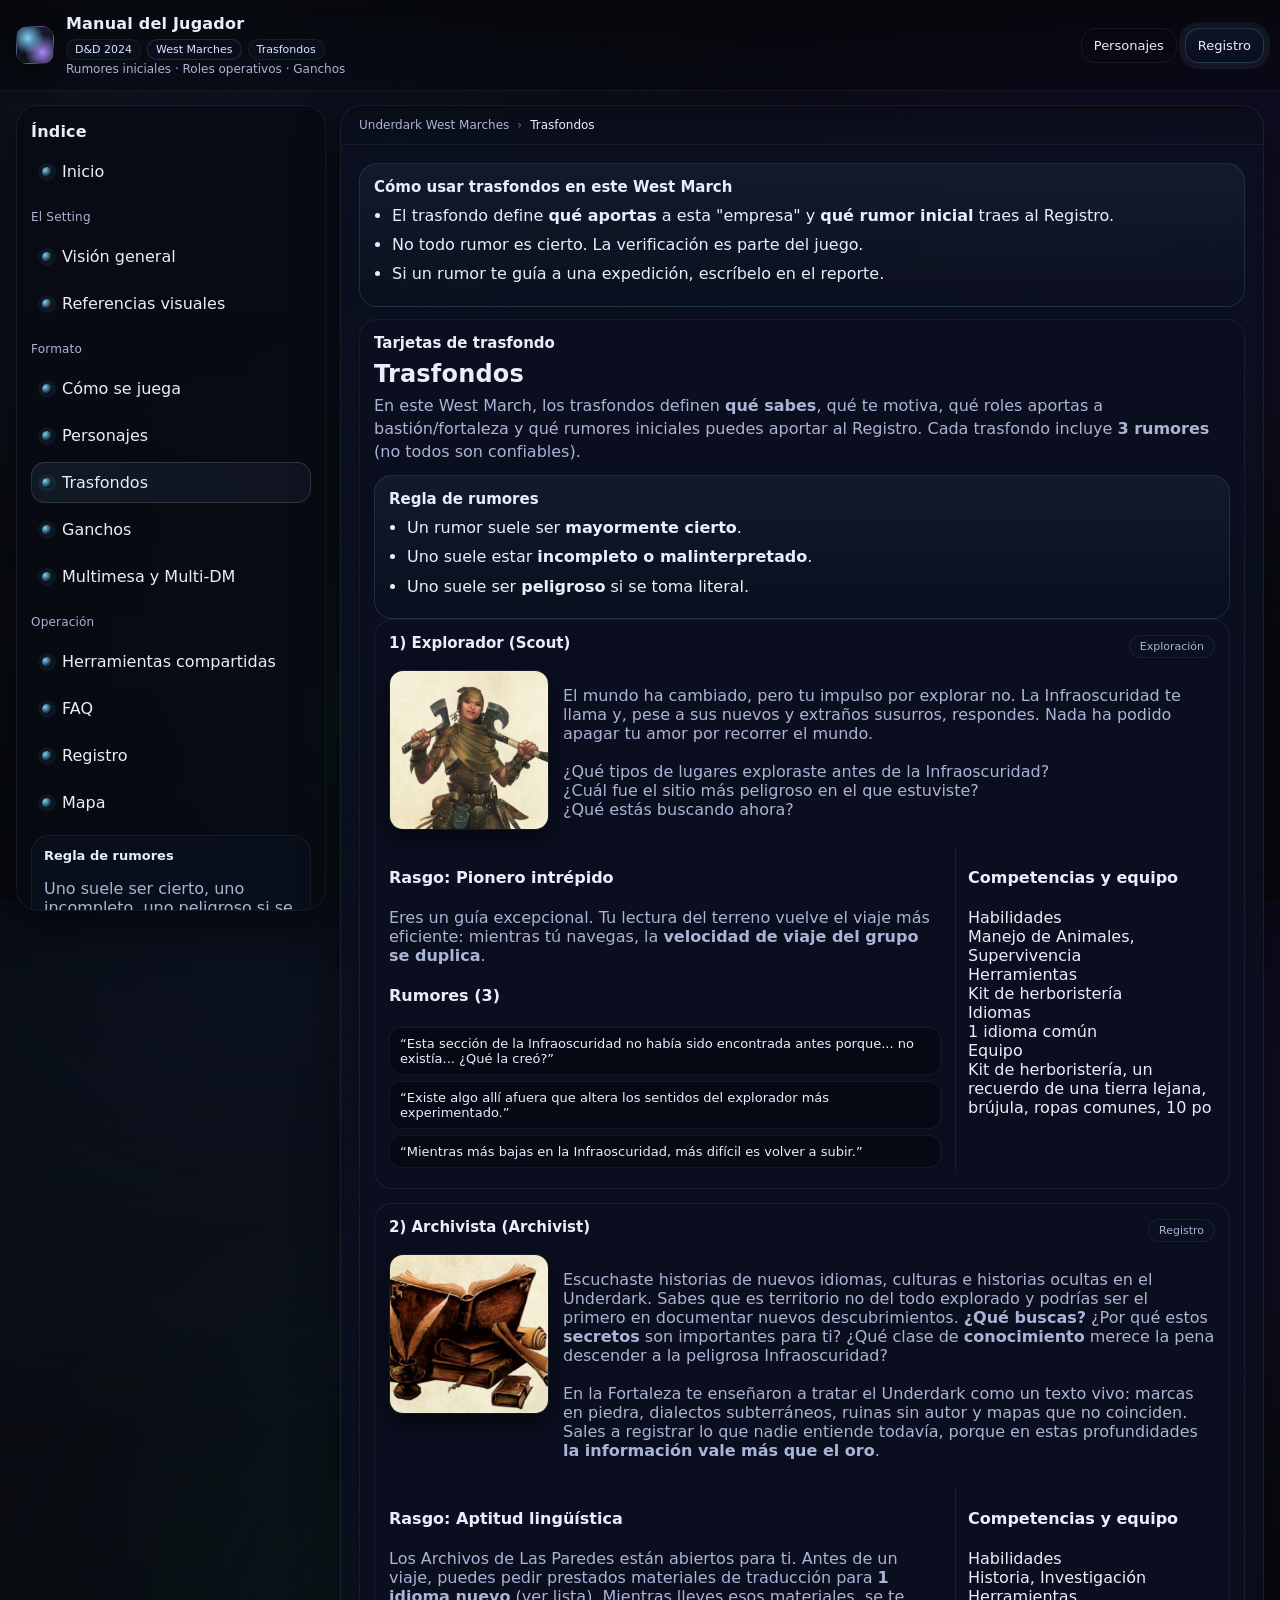
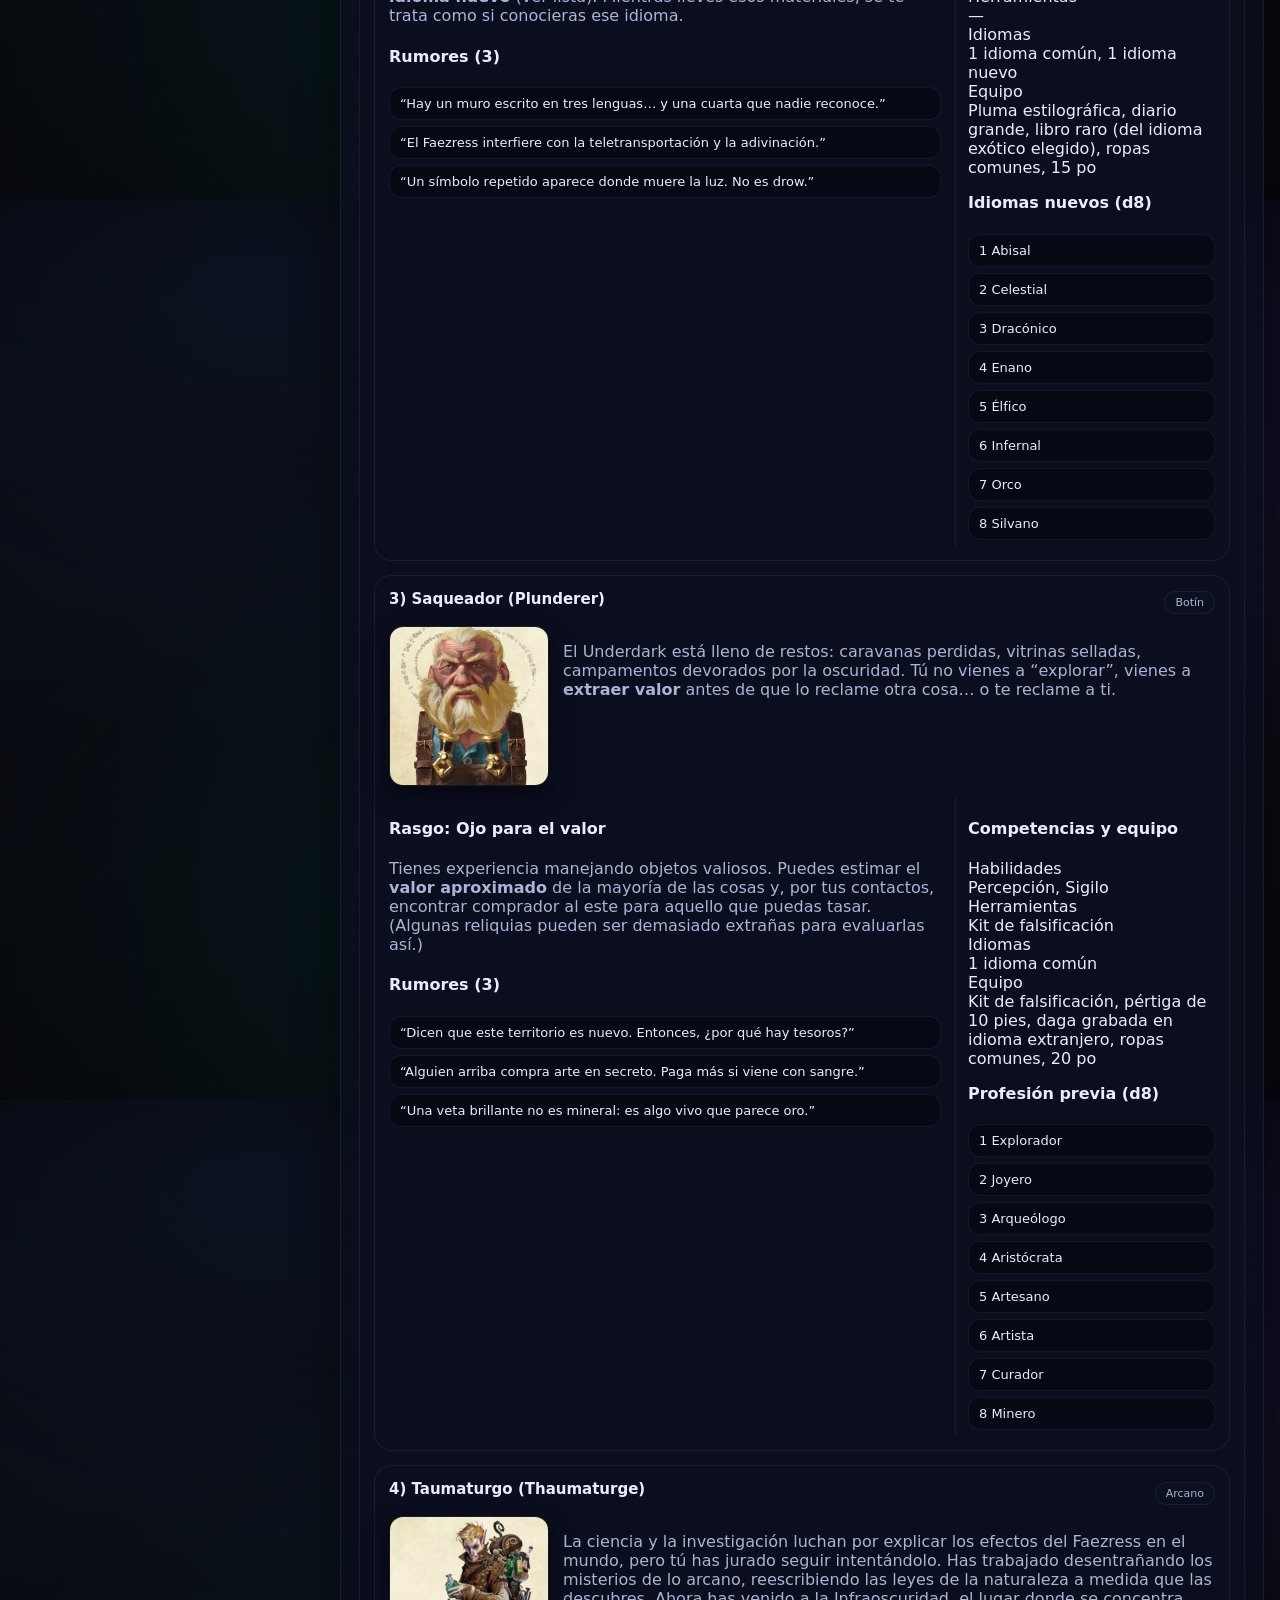
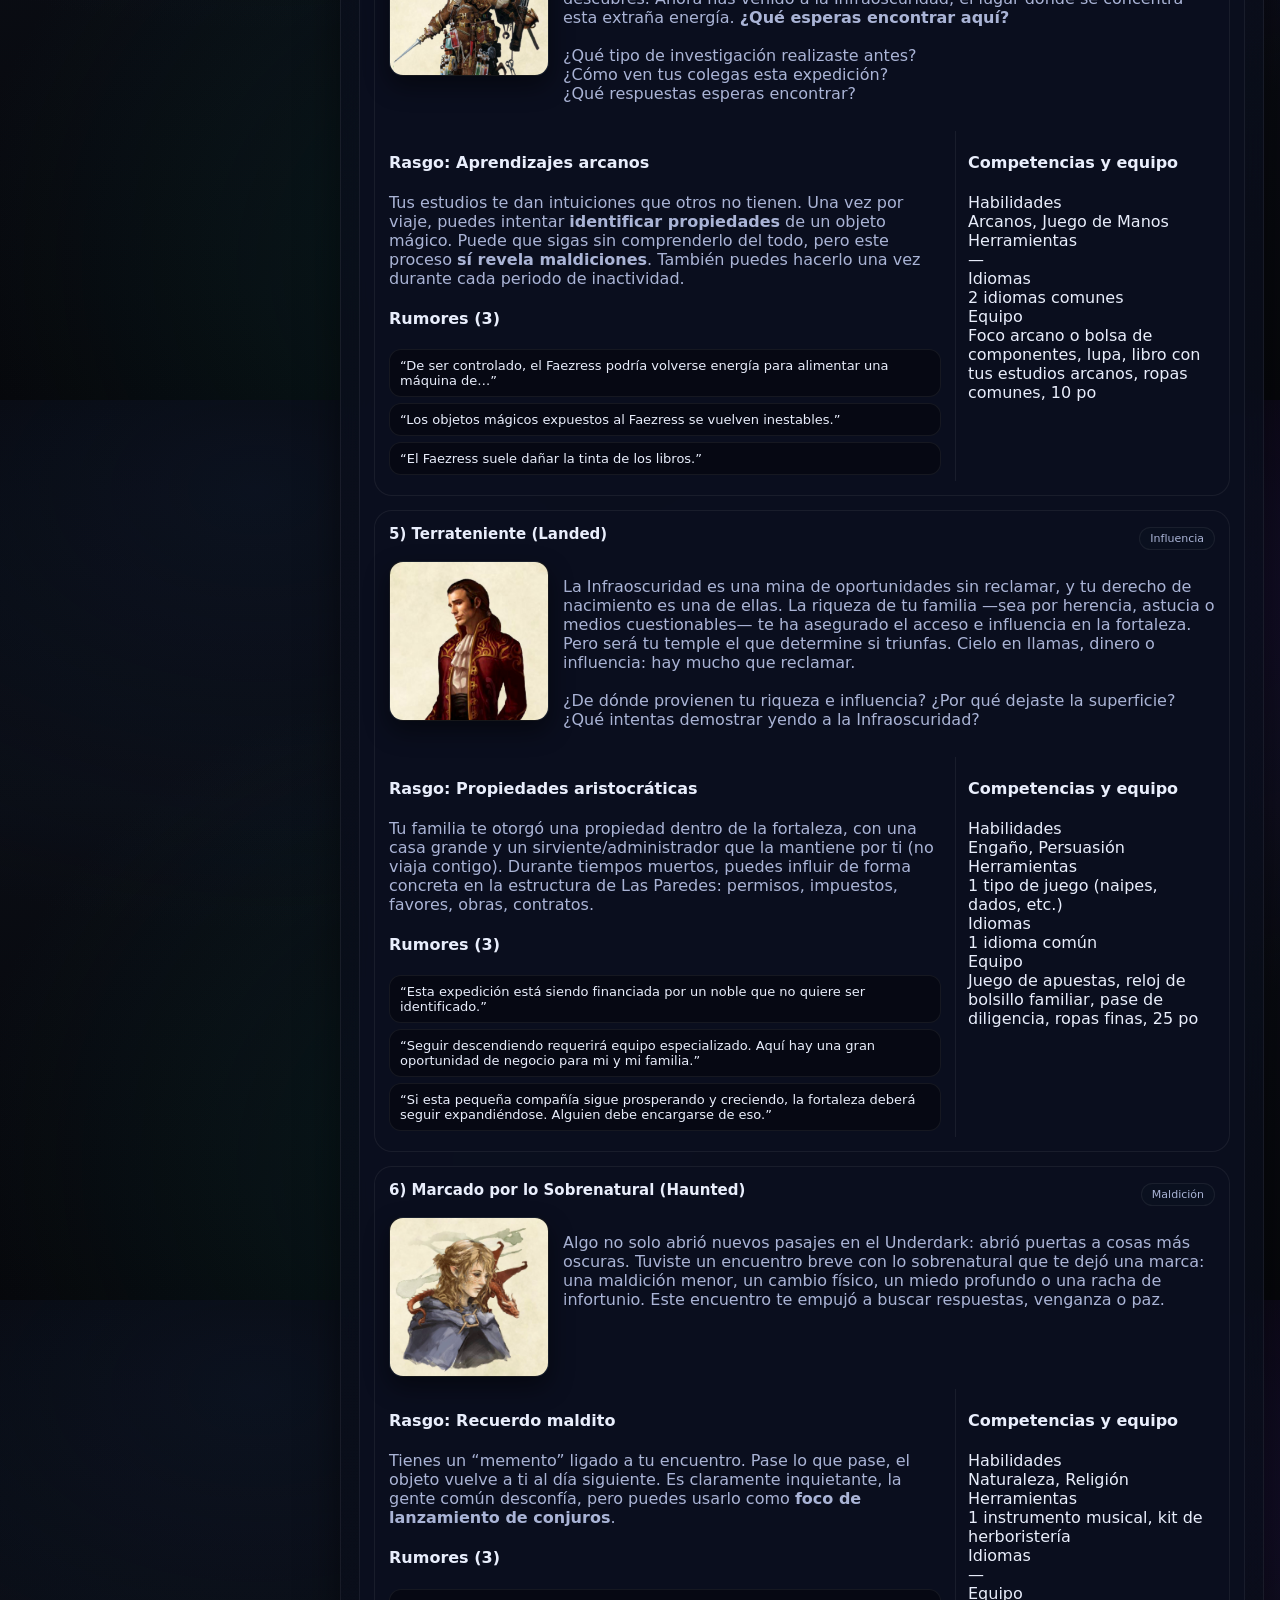
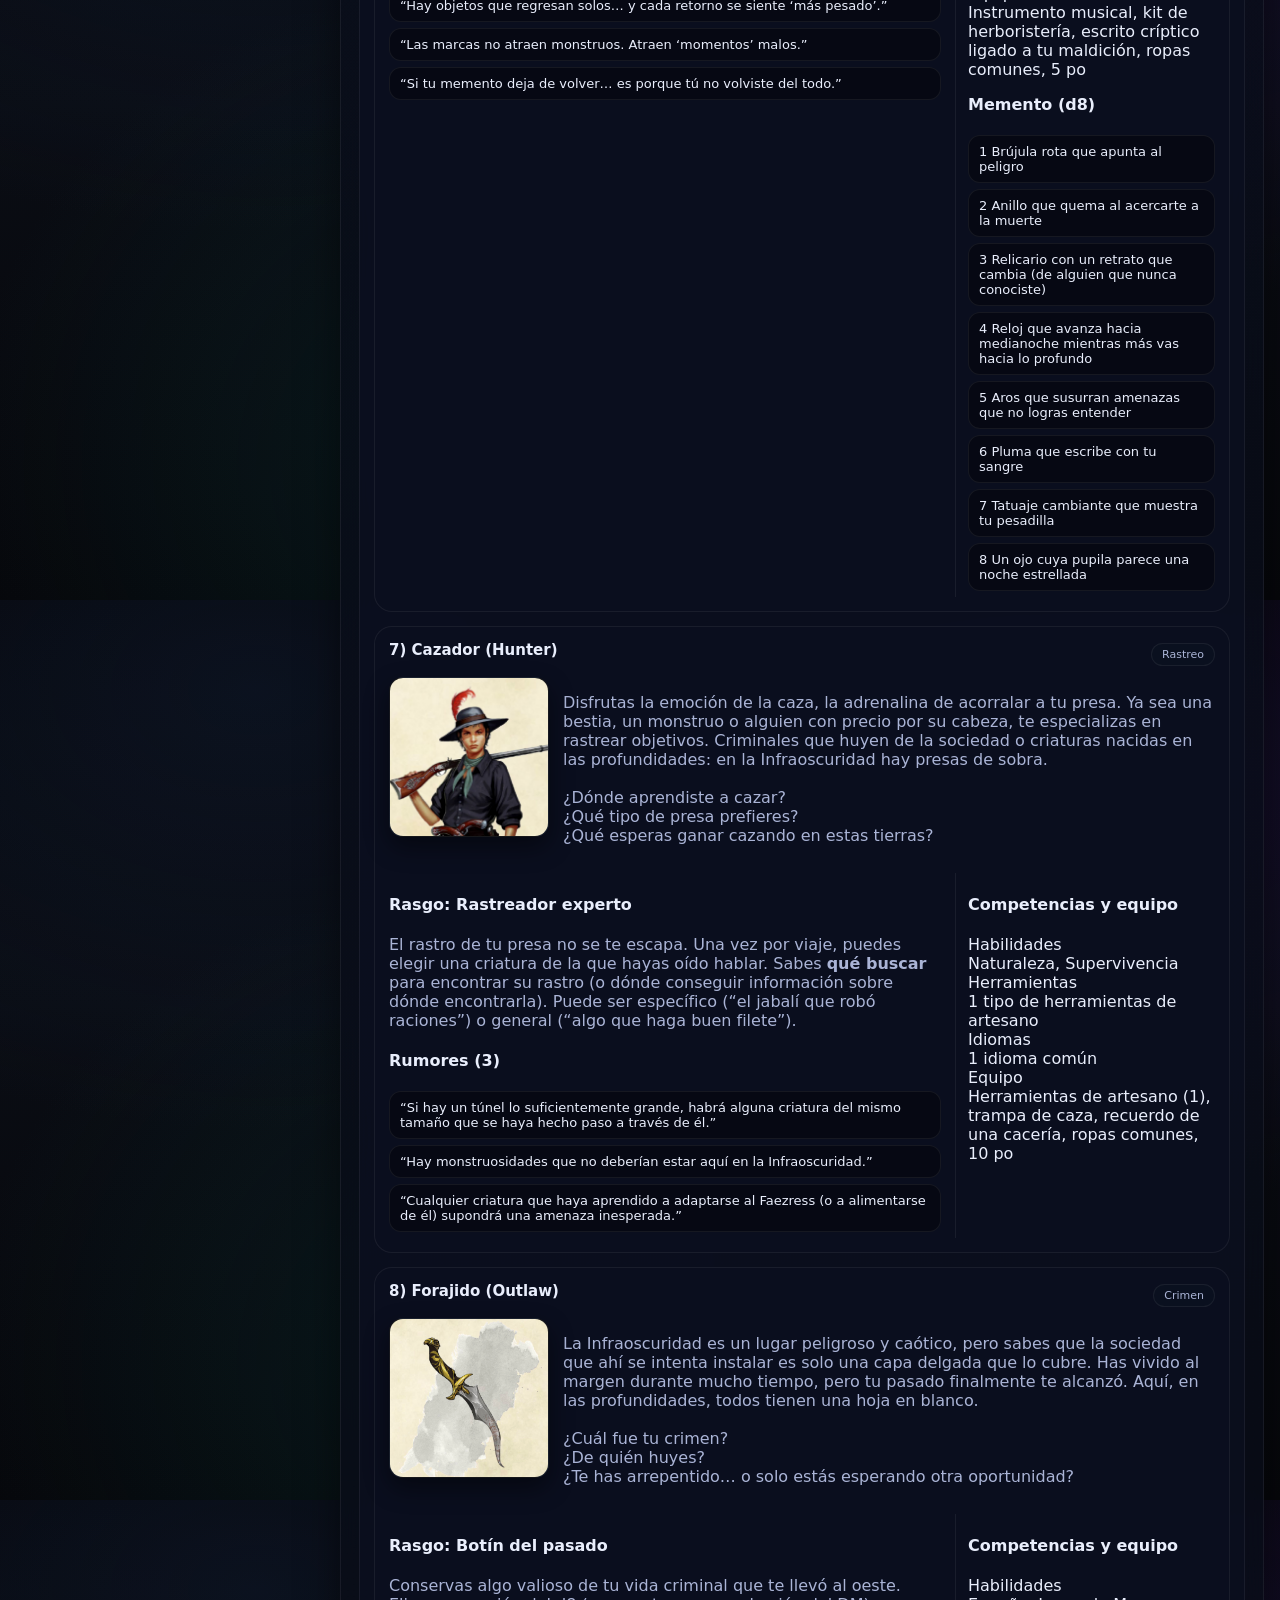
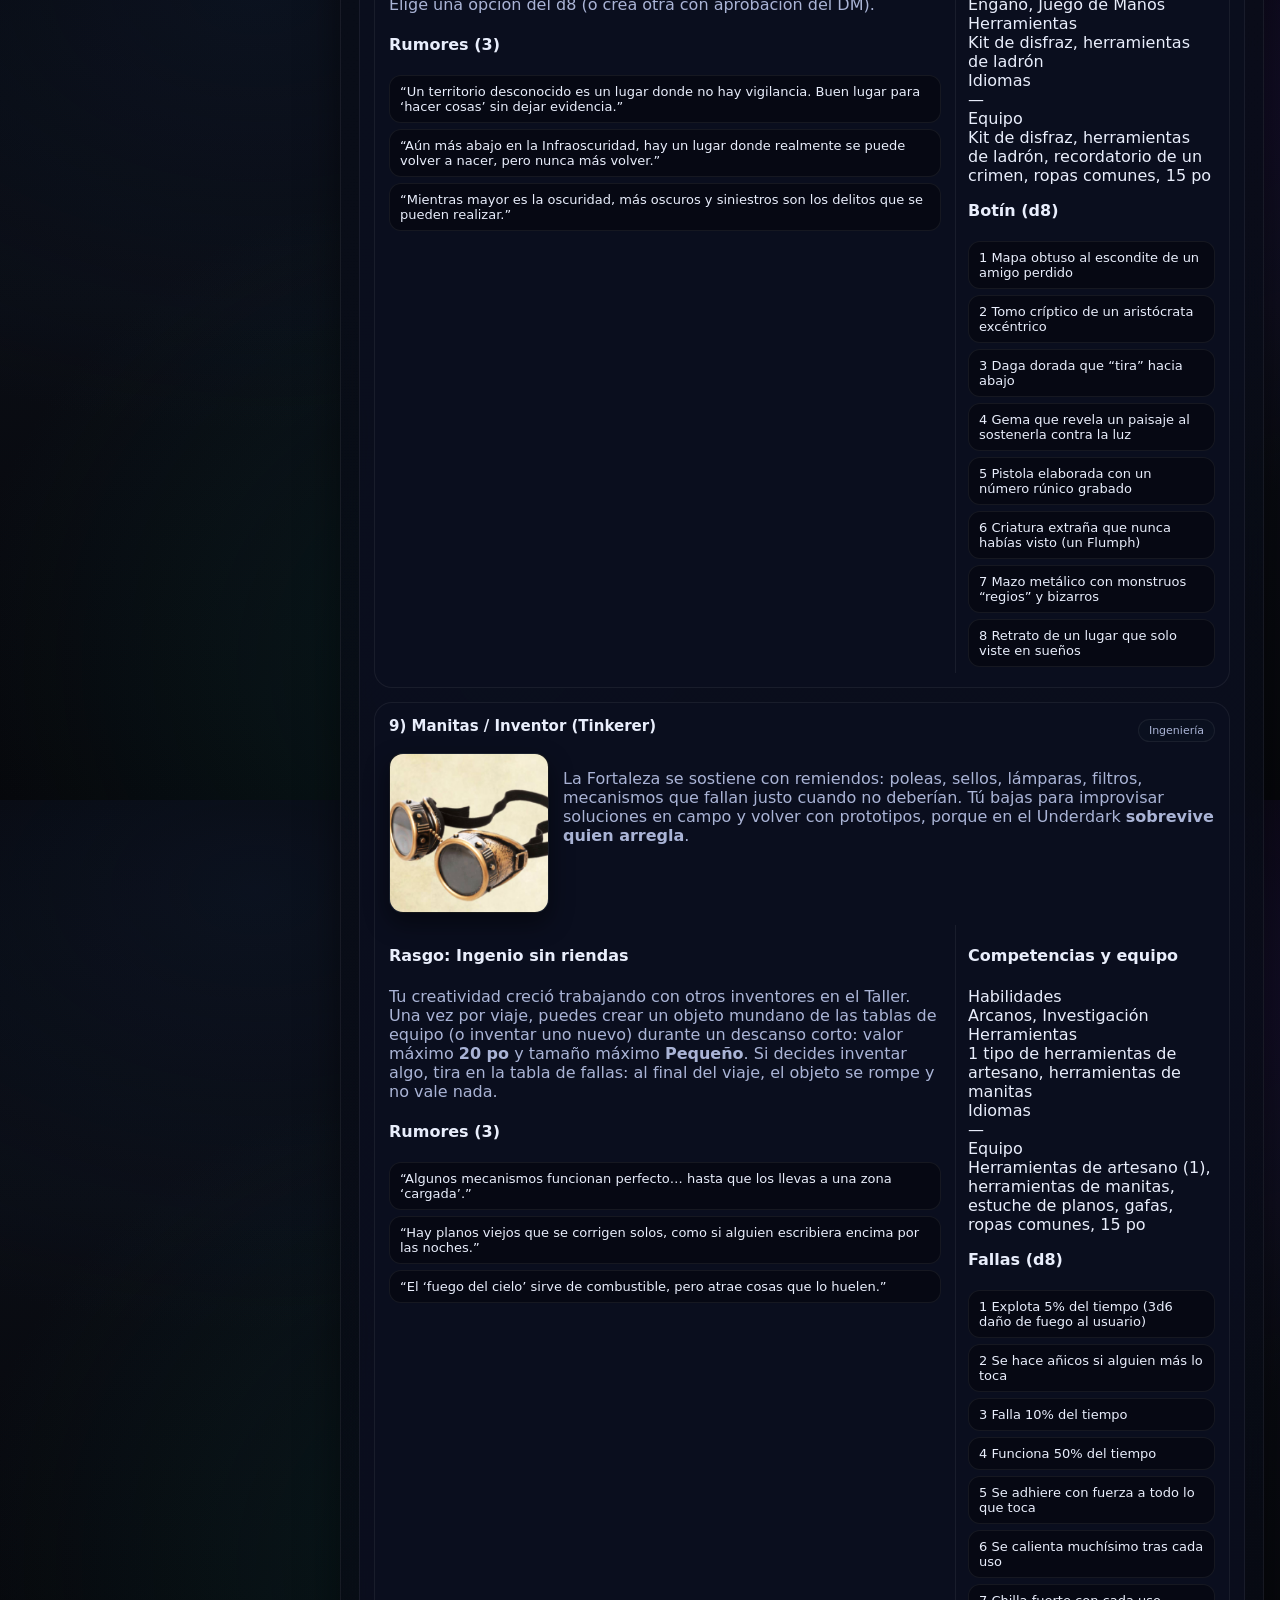
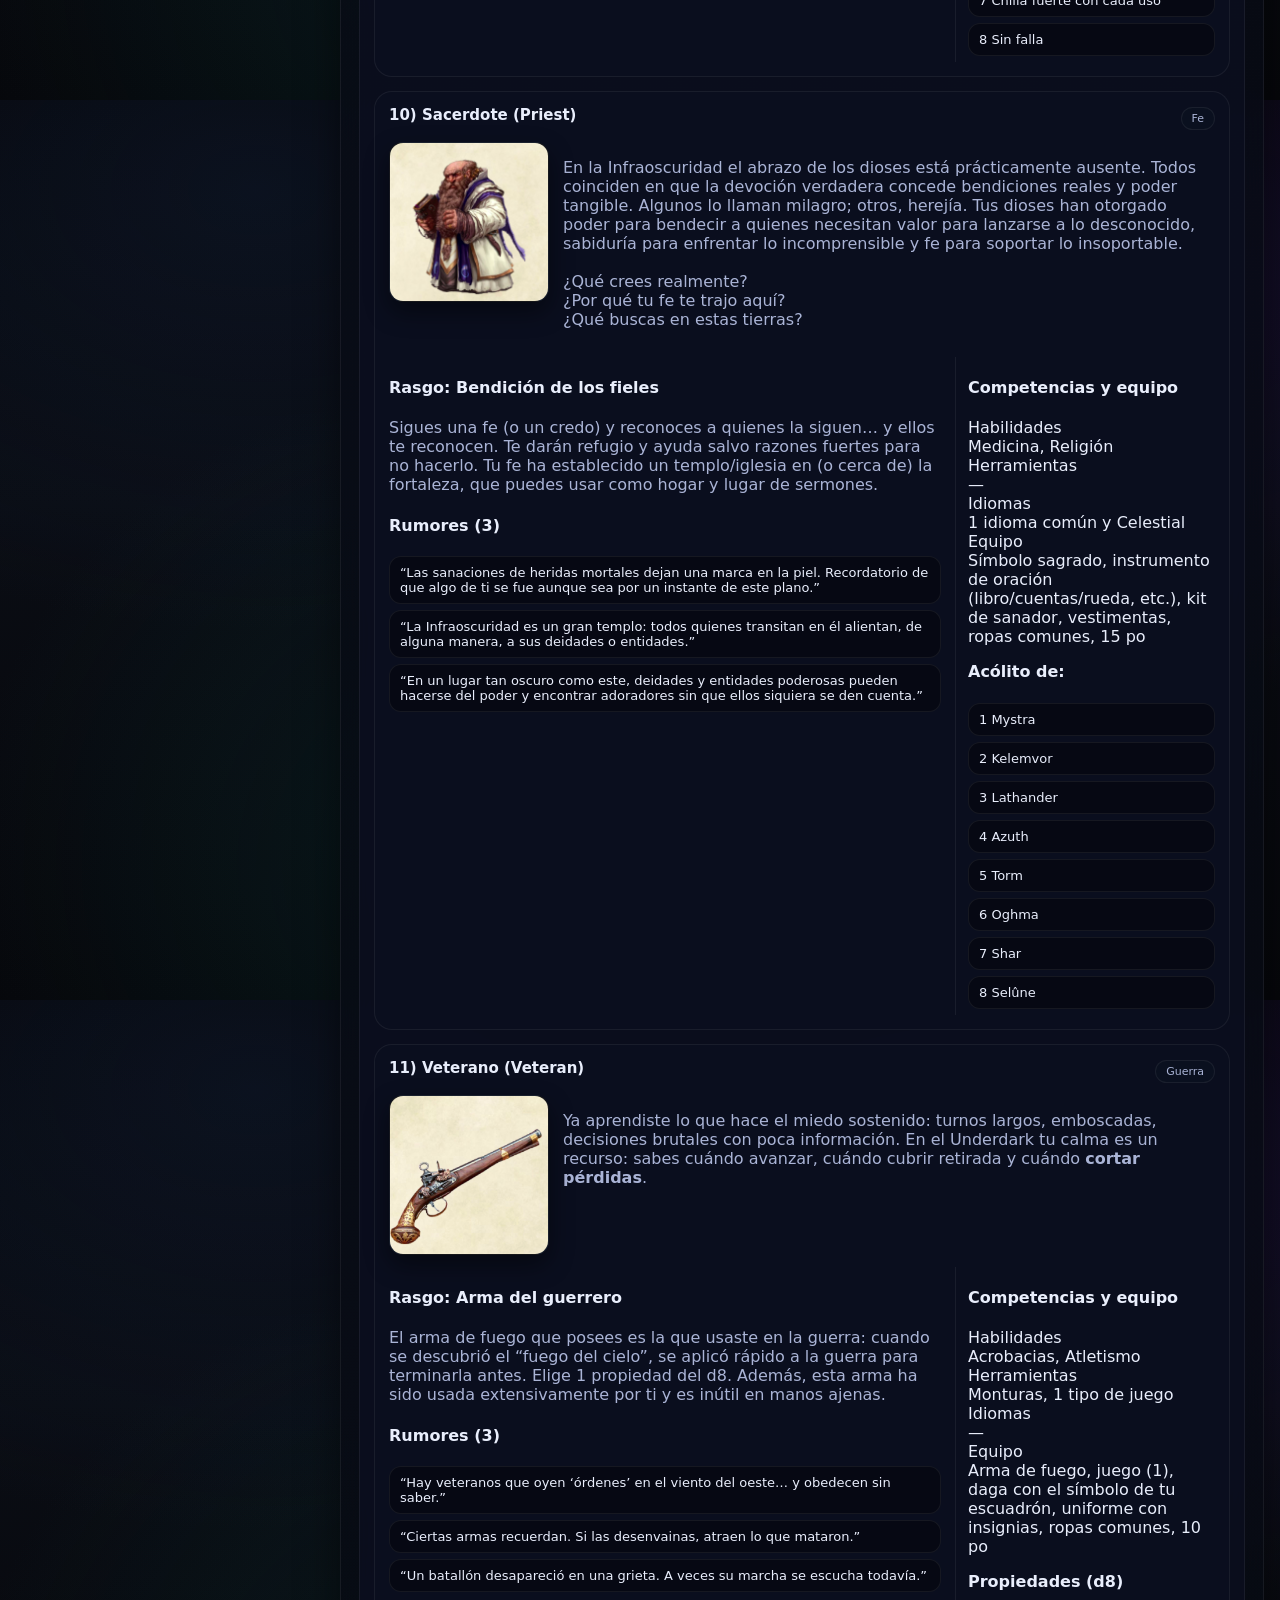
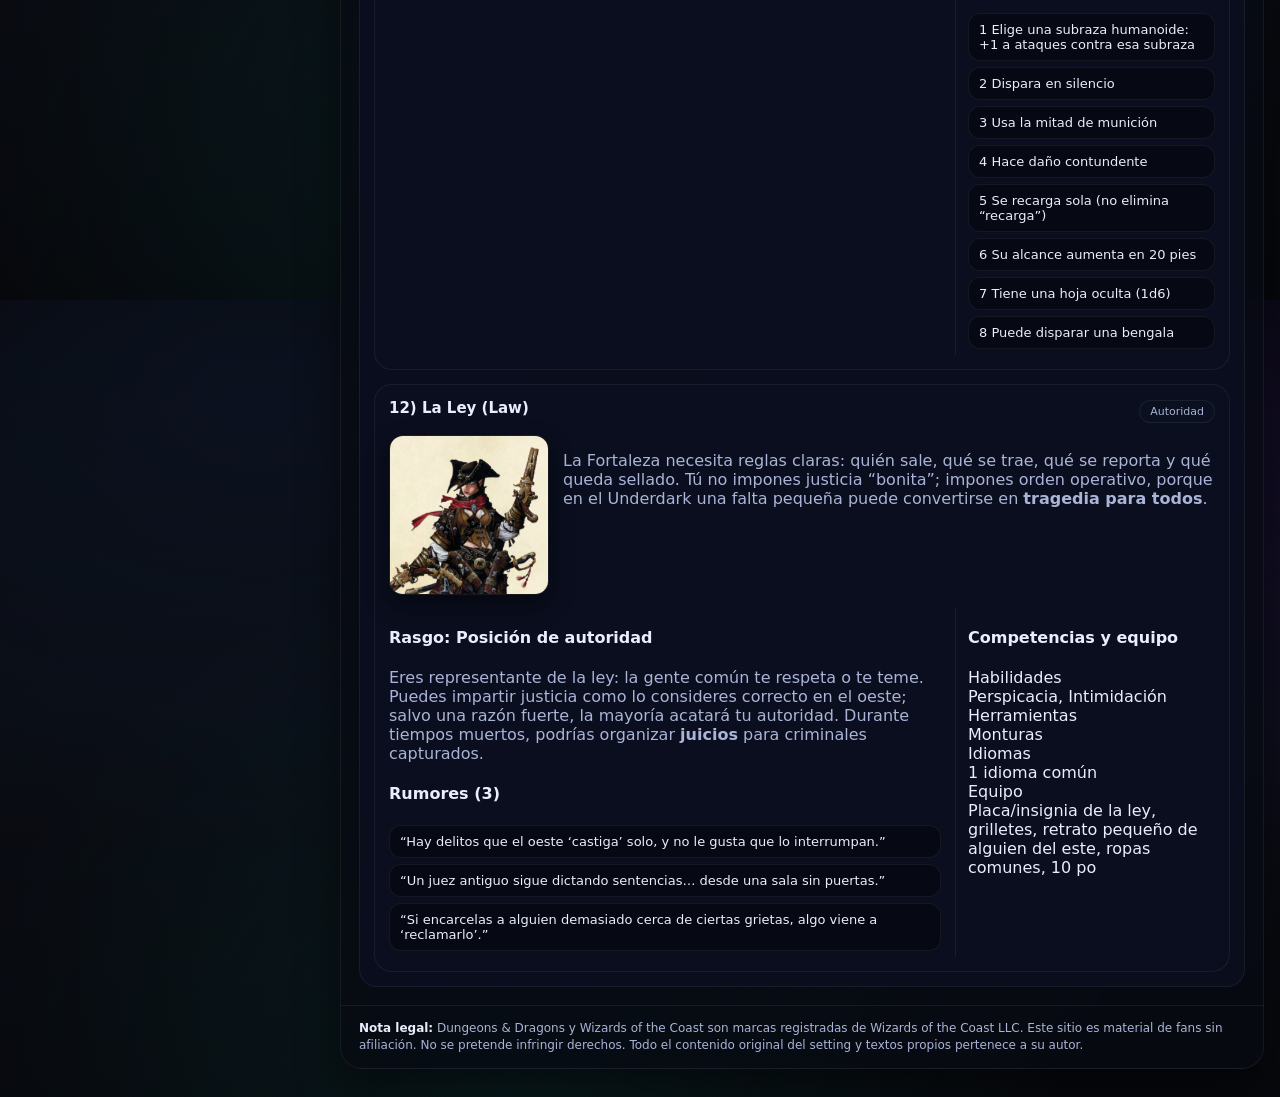
<file: trasfondos.html>
<!doctype html>
<html lang="es">
<head>
  <meta charset="utf-8" />
  <meta name="viewport" content="width=device-width,initial-scale=1"/>
  <title>Trasfondos — Underdark West Marches</title>
  <link rel="stylesheet" href="./styles.css?v=1" />
</head>
<body>
  <div class="fog" aria-hidden="true"></div>

  <header class="topbar">
    <div class="topbarInner">
      <div class="brand">
        <span class="sigil" aria-hidden="true"></span>
        <div class="brandText">
          <h1>Manual del Jugador</h1>
          <div class="tags">
            <span class="tag">D&D 2024</span><span class="tag tag2">West Marches</span><span class="tag">Trasfondos</span>
          </div>
          <p class="subtitle">Rumores iniciales · Roles operativos · Ganchos</p>
        </div>
      </div>
      <div class="topActions">
        <a class="btn ghost" href="./personajes.html">Personajes</a>
        <a class="btn primary" href="./registro.html">Registro</a>
      </div>
    </div>
  </header>

  <div class="shell">
    <aside class="sidebar">
      <div class="sidebarInner">
        <div class="navTitle">Índice</div>
        <nav class="nav">
          <a class="navLink" href="./index.html"><span class="dot"></span> Inicio</a>
          <div class="navGroupTitle">El Setting</div>
          <a class="navLink" href="./setting.html"><span class="dot"></span> Visión general</a>
          <a class="navLink" href="./referencias.html"><span class="dot"></span> Referencias visuales</a>
          <div class="navGroupTitle">Formato</div>
            <a class="navLink" href="./como-se-juega.html"><span class="dot"></span> Cómo se juega</a>
            <a class="navLink" href="./personajes.html"><span class="dot"></span> Personajes</a>
            <a class="navLink" href="./trasfondos.html"><span class="dot"></span> Trasfondos</a>
            <a class="navLink" href="./ganchos.html"><span class="dot"></span> Ganchos</a>
            <a class="navLink" href="./multimesa.html"><span class="dot"></span> Multimesa y Multi-DM</a>
          <div class="navGroupTitle">Operación</div>
          <a class="navLink" href="./herramientas.html"><span class="dot"></span> Herramientas compartidas</a>
          <a class="navLink" href="./faq.html"><span class="dot"></span> FAQ</a>
          <a class="navLink" href="./registro.html"><span class="dot"></span> Registro</a>
          <a class="navLink" href="./mapa.html"><span class="dot"></span> Mapa</a>
        </nav>

        <div class="sidebarCard">
          <div class="cardTitle">Regla de rumores</div>
          <p class="muted">Uno suele ser cierto, uno incompleto, uno peligroso si se toma literal. Registra lo que confirmes.</p>
        </div>
      </div>
    </aside>

    <main class="main">
      <div class="doc">
        <div class="crumbs">
          <span class="crumb">Underdark West Marches</span><span class="sep">›</span>
          <span class="crumb current">Trasfondos</span>
        </div>

        <div class="docInner">
          <article class="panel callout">
            <h3>Cómo usar trasfondos en este West March</h3>
            <ul class="list">
              <li>El trasfondo define <b>qué aportas</b> a esta "empresa" y <b>qué rumor inicial</b> traes al Registro.</li>
              <li>No todo rumor es cierto. La verificación es parte del juego.</li>
              <li>Si un rumor te guía a una expedición, escríbelo en el reporte.</li>
            </ul>
          </article>

          <article class="panel" style="margin-top:12px;">
            <h3>Tarjetas de trasfondo</h3>

            <!-- TRASFONDOS -->
            <section class="page p-trasfondos" aria-labelledby="h-trasfondos">
              <header class="pageHead">
                <h2 id="h-trasfondos">Trasfondos</h2>
                <p class="lead">
                  En este West March, los trasfondos definen <b>qué sabes</b>, qué te motiva, qué roles aportas a bastión/fortaleza
                  y qué rumores iniciales puedes aportar al Registro. Cada trasfondo incluye <b>3 rumores</b> (no todos son confiables).
                </p>
              </header>

              <article class="panel callout">
                <h3>Regla de rumores</h3>
                <ul class="list">
                  <li>Un rumor suele ser <b>mayormente cierto</b>.</li>
                  <li>Uno suele estar <b>incompleto o malinterpretado</b>.</li>
                  <li>Uno suele ser <b>peligroso</b> si se toma literal.</li>
                </ul>
              </article>

              <div class="bgGrid">

                <!-- 01 -->
                <article class="panel bgCard" id="bg-scout">
                  <div class="bgHeader">
                    <h3>1) Explorador (Scout)</h3>
                    <span class="bgTag">Exploración</span>
                  </div>

                  <div class="bgMedia">
                    <div class="bgThumb">
                      <img src="./assets/img/bg-scout.png" alt="Explorador en el Underdark">
                    </div>

                    <div>
                      <p class="muted">
                        El mundo ha cambiado, pero tu impulso por explorar no. La Infraoscuridad te llama y, pese a sus nuevos y extraños susurros, respondes.
                        Nada ha podido apagar tu amor por recorrer el mundo.
                        <br><br>
                        ¿Qué tipos de lugares exploraste antes de la Infraoscuridad?<br>
                        ¿Cuál fue el sitio más peligroso en el que estuviste?<br>
                        ¿Qué estás buscando ahora?
                      </p>
                    </div>
                  </div>

                  <div class="bgCols">
                    <div>
                      <h4>Rasgo: Pionero intrépido</h4>
                      <p class="muted">
                        Eres un guía excepcional. Tu lectura del terreno vuelve el viaje más eficiente:
                        mientras tú navegas, la <b>velocidad de viaje del grupo se duplica</b>.
                      </p>

                      <div class="rumors">
                        <h4>Rumores (3)</h4>
                        <ul class="rumorList">
                          <li class="rumor">“Esta sección de la Infraoscuridad no había sido encontrada antes porque... no existía... ¿Qué la creó?”</li>
                          <li class="rumor">“Existe algo allí afuera que altera los sentidos del explorador más experimentado.”</li>
                          <li class="rumor">“Mientras más bajas en la Infraoscuridad, más difícil es volver a subir.”</li>
                        </ul>
                      </div>
                    </div>

                    <aside class="bgMeta">
                      <h4>Competencias y equipo</h4>
                      <dl class="kv">
                        <div class="kvItem"><div class="kvKey">Habilidades</div><div class="kvVal">Manejo de Animales, Supervivencia</div></div>
                        <div class="kvItem"><div class="kvKey">Herramientas</div><div class="kvVal">Kit de herboristería</div></div>
                        <div class="kvItem"><div class="kvKey">Idiomas</div><div class="kvVal">1 idioma común</div></div>
                        <div class="kvItem"><div class="kvKey">Equipo</div><div class="kvVal">Kit de herboristería, un recuerdo de una tierra lejana, brújula, ropas comunes, 10 po</div></div>
                      </dl>
                    </aside>
                  </div>
                </article>

                <!-- 02 -->
                <article class="panel bgCard" id="bg-cartografo">
                  <div class="bgHeader">
                    <h3>2) Archivista (Archivist)</h3>
                    <span class="bgTag">Registro</span>
                  </div>

                  <div class="bgMedia">
                    <div class="bgThumb">
                      <img src="./assets/img/bg-archivista.png" alt="Archivista en la Fortaleza">
                    </div>

                    <div>
                      <p class="muted">
                        Escuchaste historias de nuevos idiomas, culturas e historias ocultas en el Underdark. Sabes que es territorio no del todo explorado
                        y podrías ser el primero en documentar nuevos descubrimientos. <b>¿Qué buscas?</b>
                        ¿Por qué estos <b>secretos</b> son importantes para ti?
                        ¿Qué clase de <b>conocimiento</b> merece la pena descender a la peligrosa Infraoscuridad?
                        <br><br>
                        En la Fortaleza te enseñaron a tratar el Underdark como un texto vivo: marcas en piedra, dialectos subterráneos,
                        ruinas sin autor y mapas que no coinciden. Sales a registrar lo que nadie entiende todavía, porque en estas profundidades
                        <b>la información vale más que el oro</b>.
                      </p>
                    </div>
                  </div>

                  <div class="bgCols">
                    <div>
                      <h4>Rasgo: Aptitud lingüística</h4>
                      <p class="muted">
                        Los Archivos de Las Paredes están abiertos para ti. Antes de un viaje, puedes pedir prestados materiales de traducción
                        para <b>1 idioma nuevo</b> (ver lista). Mientras lleves esos materiales, se te trata como si conocieras ese idioma.
                      </p>

                      <div class="rumors">
                        <h4>Rumores (3)</h4>
                        <ul class="rumorList">
                          <li class="rumor">“Hay un muro escrito en tres lenguas… y una cuarta que nadie reconoce.”</li>
                          <li class="rumor">“El Faezress interfiere con la teletransportación y la adivinación.”</li>
                          <li class="rumor">“Un símbolo repetido aparece donde muere la luz. No es drow.”</li>
                        </ul>
                      </div>
                    </div>

                    <aside class="bgMeta">
                      <h4>Competencias y equipo</h4>
                      <dl class="kv">
                        <div class="kvItem"><div class="kvKey">Habilidades</div><div class="kvVal">Historia, Investigación</div></div>
                        <div class="kvItem"><div class="kvKey">Herramientas</div><div class="kvVal">—</div></div>
                        <div class="kvItem"><div class="kvKey">Idiomas</div><div class="kvVal">1 idioma común, 1 idioma nuevo</div></div>
                        <div class="kvItem"><div class="kvKey">Equipo</div><div class="kvVal">Pluma estilográfica, diario grande, libro raro (del idioma exótico elegido), ropas comunes, 15 po</div></div>
                      </dl>

                      <h4 style="margin-top:12px;">Idiomas nuevos (d8)</h4>
                      <ul class="rumorList">
                        <li class="rumor">1 Abisal</li>
                        <li class="rumor">2 Celestial</li>
                        <li class="rumor">3 Dracónico</li>
                        <li class="rumor">4 Enano</li>
                        <li class="rumor">5 Élfico</li>
                        <li class="rumor">6 Infernal</li>
                        <li class="rumor">7 Orco</li>
                        <li class="rumor">8 Silvano</li>
                      </ul>
                    </aside>
                  </div>
                </article>

                <!-- 03 -->
                <article class="panel bgCard" id="bg-minero">
                  <div class="bgHeader">
                    <h3>3) Saqueador (Plunderer)</h3>
                    <span class="bgTag">Botín</span>
                  </div>

                  <div class="bgMedia">
                    <div class="bgThumb">
                      <img src="./assets/img/bg-saqueador.png" alt="Saqueador en cavernas del Underdark">
                    </div>

                    <div>
                      <p class="muted">
                        El Underdark está lleno de restos: caravanas perdidas, vitrinas selladas, campamentos devorados por la oscuridad.
                        Tú no vienes a “explorar”, vienes a <b>extraer valor</b> antes de que lo reclame otra cosa… o te reclame a ti.
                      </p>
                    </div>
                  </div>

                  <div class="bgCols">
                    <div>
                      <h4>Rasgo: Ojo para el valor</h4>
                      <p class="muted">
                        Tienes experiencia manejando objetos valiosos. Puedes estimar el <b>valor aproximado</b> de la mayoría de las cosas
                        y, por tus contactos, encontrar comprador al este para aquello que puedas tasar.
                        (Algunas reliquias pueden ser demasiado extrañas para evaluarlas así.)
                      </p>

                      <div class="rumors">
                        <h4>Rumores (3)</h4>
                        <ul class="rumorList">
                          <li class="rumor">“Dicen que este territorio es nuevo. Entonces, ¿por qué hay tesoros?”</li>
                          <li class="rumor">“Alguien arriba compra arte en secreto. Paga más si viene con sangre.”</li>
                          <li class="rumor">“Una veta brillante no es mineral: es algo vivo que parece oro.”</li>
                        </ul>
                      </div>
                    </div>

                    <aside class="bgMeta">
                      <h4>Competencias y equipo</h4>
                      <dl class="kv">
                        <div class="kvItem"><div class="kvKey">Habilidades</div><div class="kvVal">Percepción, Sigilo</div></div>
                        <div class="kvItem"><div class="kvKey">Herramientas</div><div class="kvVal">Kit de falsificación</div></div>
                        <div class="kvItem"><div class="kvKey">Idiomas</div><div class="kvVal">1 idioma común</div></div>
                        <div class="kvItem"><div class="kvKey">Equipo</div><div class="kvVal">Kit de falsificación, pértiga de 10 pies, daga grabada en idioma extranjero, ropas comunes, 20 po</div></div>
                      </dl>

                      <h4 style="margin-top:12px;">Profesión previa (d8)</h4>
                      <ul class="rumorList">
                        <li class="rumor">1 Explorador</li>
                        <li class="rumor">2 Joyero</li>
                        <li class="rumor">3 Arqueólogo</li>
                        <li class="rumor">4 Aristócrata</li>
                        <li class="rumor">5 Artesano</li>
                        <li class="rumor">6 Artista</li>
                        <li class="rumor">7 Curador</li>
                        <li class="rumor">8 Minero</li>
                      </ul>
                    </aside>
                  </div>
                </article>

                <!-- 04 -->
                <article class="panel bgCard" id="bg-erudito">
                  <div class="bgHeader">
                    <h3>4) Taumaturgo (Thaumaturge)</h3>
                    <span class="bgTag">Arcano</span>
                  </div>

                  <div class="bgMedia">
                    <div class="bgThumb">
                      <img src="./assets/img/bg-taumaturgo.png" alt="Taumaturgo estudiando el Faezress">
                    </div>

                    <div>
                      <p class="muted">
                        La ciencia y la investigación luchan por explicar los efectos del Faezress en el mundo, pero tú has jurado seguir intentándolo.
                        Has trabajado desentrañando los misterios de lo arcano, reescribiendo las leyes de la naturaleza a medida que las descubres.
                        Ahora has venido a la Infraoscuridad, el lugar donde se concentra esta extraña energía. <b>¿Qué esperas encontrar aquí?</b>
                        <br><br>
                        ¿Qué tipo de investigación realizaste antes?<br>
                        ¿Cómo ven tus colegas esta expedición?<br>
                        ¿Qué respuestas esperas encontrar?
                      </p>
                    </div>
                  </div>

                  <div class="bgCols">
                    <div>
                      <h4>Rasgo: Aprendizajes arcanos</h4>
                      <p class="muted">
                        Tus estudios te dan intuiciones que otros no tienen. Una vez por viaje, puedes intentar <b>identificar propiedades</b>
                        de un objeto mágico. Puede que sigas sin comprenderlo del todo, pero este proceso <b>sí revela maldiciones</b>.
                        También puedes hacerlo una vez durante cada periodo de inactividad.
                      </p>

                      <div class="rumors">
                        <h4>Rumores (3)</h4>
                        <ul class="rumorList">
                          <li class="rumor">“De ser controlado, el Faezress podría volverse energía para alimentar una máquina de…”</li>
                          <li class="rumor">“Los objetos mágicos expuestos al Faezress se vuelven inestables.”</li>
                          <li class="rumor">“El Faezress suele dañar la tinta de los libros.”</li>
                        </ul>
                      </div>
                    </div>

                    <aside class="bgMeta">
                      <h4>Competencias y equipo</h4>
                      <dl class="kv">
                        <div class="kvItem"><div class="kvKey">Habilidades</div><div class="kvVal">Arcanos, Juego de Manos</div></div>
                        <div class="kvItem"><div class="kvKey">Herramientas</div><div class="kvVal">—</div></div>
                        <div class="kvItem"><div class="kvKey">Idiomas</div><div class="kvVal">2 idiomas comunes</div></div>
                        <div class="kvItem"><div class="kvKey">Equipo</div><div class="kvVal">Foco arcano o bolsa de componentes, lupa, libro con tus estudios arcanos, ropas comunes, 10 po</div></div>
                      </dl>
                    </aside>
                  </div>
                </article>

                <!-- 05 -->
                <article class="panel bgCard" id="bg-mensajero">
                  <div class="bgHeader">
                    <h3>5) Terrateniente (Landed)</h3>
                    <span class="bgTag">Influencia</span>
                  </div>

                  <div class="bgMedia">
                    <div class="bgThumb">
                      <img src="./assets/img/bg-terrateniente.png" alt="Explorador en el Underdark">
                    </div>

                    <div>
                      <p class="muted">
                        La Infraoscuridad es una mina de oportunidades sin reclamar, y tu derecho de nacimiento es una de ellas.
                        La riqueza de tu familia —sea por herencia, astucia o medios cuestionables— te ha asegurado el acceso e influencia en la fortaleza.
                        Pero será tu temple el que determine si triunfas. Cielo en llamas, dinero o influencia: hay mucho que reclamar.
                        <br><br>
                        ¿De dónde provienen tu riqueza e influencia? ¿Por qué dejaste la superficie? ¿Qué intentas demostrar yendo a la Infraoscuridad?
                      </p>
                    </div>
                  </div>

                  <div class="bgCols">
                    <div>
                      <h4>Rasgo: Propiedades aristocráticas</h4>
                      <p class="muted">
                        Tu familia te otorgó una propiedad dentro de la fortaleza, con una casa grande y un sirviente/administrador
                        que la mantiene por ti (no viaja contigo).
                        Durante tiempos muertos, puedes influir de forma concreta en la estructura de Las Paredes: permisos, impuestos, favores,
                        obras, contratos.
                      </p>

                      <div class="rumors">
                        <h4>Rumores (3)</h4>
                        <ul class="rumorList">
                          <li class="rumor">“Esta expedición está siendo financiada por un noble que no quiere ser identificado.”</li>
                          <li class="rumor">“Seguir descendiendo requerirá equipo especializado. Aquí hay una gran oportunidad de negocio para mi y mi familia.”</li>
                          <li class="rumor">“Si esta pequeña compañía sigue prosperando y creciendo, la fortaleza deberá seguir expandiéndose. Alguien debe encargarse de eso.”</li>
                        </ul>
                      </div>
                    </div>

                    <aside class="bgMeta">
                      <h4>Competencias y equipo</h4>
                      <dl class="kv">
                        <div class="kvItem"><div class="kvKey">Habilidades</div><div class="kvVal">Engaño, Persuasión</div></div>
                        <div class="kvItem"><div class="kvKey">Herramientas</div><div class="kvVal">1 tipo de juego (naipes, dados, etc.)</div></div>
                        <div class="kvItem"><div class="kvKey">Idiomas</div><div class="kvVal">1 idioma común</div></div>
                        <div class="kvItem"><div class="kvKey">Equipo</div><div class="kvVal">Juego de apuestas, reloj de bolsillo familiar, pase de diligencia, ropas finas, 25 po</div></div>
                      </dl>
                    </aside>
                  </div>
                </article>

                <!-- 06 -->
                <article class="panel bgCard" id="bg-superviviente">
                  <div class="bgHeader">
                    <h3>6) Marcado por lo Sobrenatural (Haunted)</h3>
                    <span class="bgTag">Maldición</span>
                  </div>

                  <div class="bgMedia">
                    <div class="bgThumb">
                      <img src="./assets/img/bg-marcado.png" alt="Explorador en el Underdark">
                    </div>

                    <div>
                      <p class="muted">
                        Algo no solo abrió nuevos pasajes en el Underdark: abrió puertas a cosas más oscuras.
                        Tuviste un encuentro breve con lo sobrenatural que te dejó una marca: una maldición menor, un cambio físico,
                        un miedo profundo o una racha de infortunio. Este encuentro te empujó a buscar respuestas, venganza o paz.
                      </p>
                    </div>
                  </div>

                  <div class="bgCols">
                    <div>
                      <h4>Rasgo: Recuerdo maldito</h4>
                      <p class="muted">
                        Tienes un “memento” ligado a tu encuentro. Pase lo que pase, el objeto vuelve a ti al día siguiente.
                        Es claramente inquietante, la gente común desconfía, pero puedes usarlo como <b>foco de lanzamiento de conjuros</b>.
                      </p>

                      <div class="rumors">
                        <h4>Rumores (3)</h4>
                        <ul class="rumorList">
                          <li class="rumor">“Hay objetos que regresan solos… y cada retorno se siente ‘más pesado’.”</li>
                          <li class="rumor">“Las marcas no atraen monstruos. Atraen ‘momentos’ malos.”</li>
                          <li class="rumor">“Si tu memento deja de volver… es porque tú no volviste del todo.”</li>
                        </ul>
                      </div>
                    </div>

                    <aside class="bgMeta">
                      <h4>Competencias y equipo</h4>
                      <dl class="kv">
                        <div class="kvItem"><div class="kvKey">Habilidades</div><div class="kvVal">Naturaleza, Religión</div></div>
                        <div class="kvItem"><div class="kvKey">Herramientas</div><div class="kvVal">1 instrumento musical, kit de herboristería</div></div>
                        <div class="kvItem"><div class="kvKey">Idiomas</div><div class="kvVal">—</div></div>
                        <div class="kvItem"><div class="kvKey">Equipo</div><div class="kvVal">Instrumento musical, kit de herboristería, escrito críptico ligado a tu maldición, ropas comunes, 5 po</div></div>
                      </dl>

                      <h4 style="margin-top:12px;">Memento (d8)</h4>
                      <ul class="rumorList">
                        <li class="rumor">1 Brújula rota que apunta al peligro</li>
                        <li class="rumor">2 Anillo que quema al acercarte a la muerte</li>
                        <li class="rumor">3 Relicario con un retrato que cambia (de alguien que nunca conociste)</li>
                        <li class="rumor">4 Reloj que avanza hacia medianoche mientras más vas hacia lo profundo</li>
                        <li class="rumor">5 Aros que susurran amenazas que no logras entender</li>
                        <li class="rumor">6 Pluma que escribe con tu sangre</li>
                        <li class="rumor">7 Tatuaje cambiante que muestra tu pesadilla</li>
                        <li class="rumor">8 Un ojo cuya pupila parece una noche estrellada</li>
                      </ul>
                    </aside>
                  </div>
                </article>

                <!-- 07 -->
                <article class="panel bgCard" id="bg-cazador">
                  <div class="bgHeader">
                    <h3>7) Cazador (Hunter)</h3>
                    <span class="bgTag">Rastreo</span>
                  </div>

                  <div class="bgMedia">
                    <div class="bgThumb">
                      <img src="./assets/img/bg-cazador.png" alt="Explorador en el Underdark">
                    </div>

                    <div>
                      <p class="muted">
                        Disfrutas la emoción de la caza, la adrenalina de acorralar a tu presa. Ya sea una bestia, un monstruo o alguien con precio por su cabeza,
                        te especializas en rastrear objetivos. Criminales que huyen de la sociedad o criaturas nacidas en las profundidades:
                        en la Infraoscuridad hay presas de sobra.
                        <br><br>
                        ¿Dónde aprendiste a cazar?<br>
                        ¿Qué tipo de presa prefieres?<br>
                        ¿Qué esperas ganar cazando en estas tierras?
                      </p>
                    </div>
                  </div>

                  <div class="bgCols">
                    <div>
                      <h4>Rasgo: Rastreador experto</h4>
                      <p class="muted">
                        El rastro de tu presa no se te escapa. Una vez por viaje, puedes elegir una criatura de la que hayas oído hablar.
                        Sabes <b>qué buscar</b> para encontrar su rastro (o dónde conseguir información sobre dónde encontrarla).
                        Puede ser específico (“el jabalí que robó raciones”) o general (“algo que haga buen filete”).
                      </p>

                      <div class="rumors">
                        <h4>Rumores (3)</h4>
                        <ul class="rumorList">
                          <li class="rumor">“Si hay un túnel lo suficientemente grande, habrá alguna criatura del mismo tamaño que se haya hecho paso a través de él.”</li>
                          <li class="rumor">“Hay monstruosidades que no deberían estar aquí en la Infraoscuridad.”</li>
                          <li class="rumor">“Cualquier criatura que haya aprendido a adaptarse al Faezress (o a alimentarse de él) supondrá una amenaza inesperada.”</li>
                        </ul>
                      </div>
                    </div>

                    <aside class="bgMeta">
                      <h4>Competencias y equipo</h4>
                      <dl class="kv">
                        <div class="kvItem"><div class="kvKey">Habilidades</div><div class="kvVal">Naturaleza, Supervivencia</div></div>
                        <div class="kvItem"><div class="kvKey">Herramientas</div><div class="kvVal">1 tipo de herramientas de artesano</div></div>
                        <div class="kvItem"><div class="kvKey">Idiomas</div><div class="kvVal">1 idioma común</div></div>
                        <div class="kvItem"><div class="kvKey">Equipo</div><div class="kvVal">Herramientas de artesano (1), trampa de caza, recuerdo de una cacería, ropas comunes, 10 po</div></div>
                      </dl>
                    </aside>
                  </div>
                </article>

                <!-- 08 -->
                <article class="panel bgCard" id="bg-ruinas">
                  <div class="bgHeader">
                    <h3>8) Forajido (Outlaw)</h3>
                    <span class="bgTag">Crimen</span>
                  </div>

                  <div class="bgMedia">
                    <div class="bgThumb">
                      <img src="./assets/img/bg-foragido.png" alt="Explorador en el Underdark">
                    </div>

                    <div>
                      <p class="muted">
                        La Infraoscuridad es un lugar peligroso y caótico, pero sabes que la sociedad que ahí se intenta instalar es solo una capa delgada que lo cubre.
                        Has vivido al margen durante mucho tiempo, pero tu pasado finalmente te alcanzó. Aquí, en las profundidades, todos tienen una hoja en blanco.
                        <br><br>
                        ¿Cuál fue tu crimen?<br>
                        ¿De quién huyes?<br>
                        ¿Te has arrepentido… o solo estás esperando otra oportunidad?
                      </p>
                    </div>
                  </div>

                  <div class="bgCols">
                    <div>
                      <h4>Rasgo: Botín del pasado</h4>
                      <p class="muted">
                        Conservas algo valioso de tu vida criminal que te llevó al oeste.
                        Elige una opción del d8 (o crea otra con aprobación del DM).
                      </p>

                      <div class="rumors">
                        <h4>Rumores (3)</h4>
                        <ul class="rumorList">
                          <li class="rumor">“Un territorio desconocido es un lugar donde no hay vigilancia. Buen lugar para ‘hacer cosas’ sin dejar evidencia.”</li>
                          <li class="rumor">“Aún más abajo en la Infraoscuridad, hay un lugar donde realmente se puede volver a nacer, pero nunca más volver.”</li>
                          <li class="rumor">“Mientras mayor es la oscuridad, más oscuros y siniestros son los delitos que se pueden realizar.”</li>
                        </ul>
                      </div>
                    </div>

                    <aside class="bgMeta">
                      <h4>Competencias y equipo</h4>
                      <dl class="kv">
                        <div class="kvItem"><div class="kvKey">Habilidades</div><div class="kvVal">Engaño, Juego de Manos</div></div>
                        <div class="kvItem"><div class="kvKey">Herramientas</div><div class="kvVal">Kit de disfraz, herramientas de ladrón</div></div>
                        <div class="kvItem"><div class="kvKey">Idiomas</div><div class="kvVal">—</div></div>
                        <div class="kvItem"><div class="kvKey">Equipo</div><div class="kvVal">Kit de disfraz, herramientas de ladrón, recordatorio de un crimen, ropas comunes, 15 po</div></div>
                      </dl>

                      <h4 style="margin-top:12px;">Botín (d8)</h4>
                      <ul class="rumorList">
                        <li class="rumor">1 Mapa obtuso al escondite de un amigo perdido</li>
                        <li class="rumor">2 Tomo críptico de un aristócrata excéntrico</li>
                        <li class="rumor">3 Daga dorada que “tira” hacia abajo</li>
                        <li class="rumor">4 Gema que revela un paisaje al sostenerla contra la luz</li>
                        <li class="rumor">5 Pistola elaborada con un número rúnico grabado</li>
                        <li class="rumor">6 Criatura extraña que nunca habías visto (un Flumph)</li>
                        <li class="rumor">7 Mazo metálico con monstruos “regios” y bizarros</li>
                        <li class="rumor">8 Retrato de un lugar que solo viste en sueños</li>
                      </ul>
                    </aside>
                  </div>
                </article>

                <!-- 09 -->
                <article class="panel bgCard" id="bg-quartermaster">
                  <div class="bgHeader">
                    <h3>9) Manitas / Inventor (Tinkerer)</h3>
                    <span class="bgTag">Ingeniería</span>
                  </div>

                  <div class="bgMedia">
                    <div class="bgThumb">
                      <img src="./assets/img/bg-manitas.png" alt="Explorador en el Underdark">
                    </div>

                    <div>
                      <p class="muted">
                        La Fortaleza se sostiene con remiendos: poleas, sellos, lámparas, filtros, mecanismos que fallan justo cuando no deberían.
                        Tú bajas para improvisar soluciones en campo y volver con prototipos, porque en el Underdark <b>sobrevive quien arregla</b>.
                      </p>
                    </div>
                  </div>

                  <div class="bgCols">
                    <div>
                      <h4>Rasgo: Ingenio sin riendas</h4>
                      <p class="muted">
                        Tu creatividad creció trabajando con otros inventores en el Taller.
                        Una vez por viaje, puedes crear un objeto mundano de las tablas de equipo (o inventar uno nuevo)
                        durante un descanso corto: valor máximo <b>20 po</b> y tamaño máximo <b>Pequeño</b>.
                        Si decides inventar algo, tira en la tabla de fallas: al final del viaje, el objeto se rompe y no vale nada.
                      </p>

                      <div class="rumors">
                        <h4>Rumores (3)</h4>
                        <ul class="rumorList">
                          <li class="rumor">“Algunos mecanismos funcionan perfecto… hasta que los llevas a una zona ‘cargada’.”</li>
                          <li class="rumor">“Hay planos viejos que se corrigen solos, como si alguien escribiera encima por las noches.”</li>
                          <li class="rumor">“El ‘fuego del cielo’ sirve de combustible, pero atrae cosas que lo huelen.”</li>
                        </ul>
                      </div>
                    </div>

                    <aside class="bgMeta">
                      <h4>Competencias y equipo</h4>
                      <dl class="kv">
                        <div class="kvItem"><div class="kvKey">Habilidades</div><div class="kvVal">Arcanos, Investigación</div></div>
                        <div class="kvItem"><div class="kvKey">Herramientas</div><div class="kvVal">1 tipo de herramientas de artesano, herramientas de manitas</div></div>
                        <div class="kvItem"><div class="kvKey">Idiomas</div><div class="kvVal">—</div></div>
                        <div class="kvItem"><div class="kvKey">Equipo</div><div class="kvVal">Herramientas de artesano (1), herramientas de manitas, estuche de planos, gafas, ropas comunes, 15 po</div></div>
                      </dl>

                      <h4 style="margin-top:12px;">Fallas (d8)</h4>
                      <ul class="rumorList">
                        <li class="rumor">1 Explota 5% del tiempo (3d6 daño de fuego al usuario)</li>
                        <li class="rumor">2 Se hace añicos si alguien más lo toca</li>
                        <li class="rumor">3 Falla 10% del tiempo</li>
                        <li class="rumor">4 Funciona 50% del tiempo</li>
                        <li class="rumor">5 Se adhiere con fuerza a todo lo que toca</li>
                        <li class="rumor">6 Se calienta muchísimo tras cada uso</li>
                        <li class="rumor">7 Chilla fuerte con cada uso</li>
                        <li class="rumor">8 Sin falla</li>
                      </ul>
                    </aside>
                  </div>
                </article>

                <!-- 10 -->
                <article class="panel bgCard" id="bg-agente">
                  <div class="bgHeader">
                    <h3>10) Sacerdote (Priest)</h3>
                    <span class="bgTag">Fe</span>
                  </div>

                  <div class="bgMedia">
                    <div class="bgThumb">
                      <img src="./assets/img/bg-sacerdote.png" alt="Explorador en el Underdark">
                    </div>

                    <div>
                      <p class="muted">
                        En la Infraoscuridad el abrazo de los dioses está prácticamente ausente. Todos coinciden en que la devoción verdadera concede bendiciones reales y poder tangible.
                        Algunos lo llaman milagro; otros, herejía. Tus dioses han otorgado poder para bendecir a quienes necesitan valor para lanzarse a lo desconocido,
                        sabiduría para enfrentar lo incomprensible y fe para soportar lo insoportable.
                        <br><br>
                        ¿Qué crees realmente?<br>
                        ¿Por qué tu fe te trajo aquí?<br>
                        ¿Qué buscas en estas tierras?
                      </p>
                    </div>
                  </div>

                  <div class="bgCols">
                    <div>
                      <h4>Rasgo: Bendición de los fieles</h4>
                      <p class="muted">
                        Sigues una fe (o un credo) y reconoces a quienes la siguen… y ellos te reconocen.
                        Te darán refugio y ayuda salvo razones fuertes para no hacerlo.
                        Tu fe ha establecido un templo/iglesia en (o cerca de) la fortaleza, que puedes usar como hogar y lugar de sermones.
                      </p>

                      <div class="rumors">
                        <h4>Rumores (3)</h4>
                        <ul class="rumorList">
                          <li class="rumor">“Las sanaciones de heridas mortales dejan una marca en la piel. Recordatorio de que algo de ti se fue aunque sea por un instante de este plano.”</li>
                          <li class="rumor">“La Infraoscuridad es un gran templo: todos quienes transitan en él alientan, de alguna manera, a sus deidades o entidades.”</li>
                          <li class="rumor">“En un lugar tan oscuro como este, deidades y entidades poderosas pueden hacerse del poder y encontrar adoradores sin que ellos siquiera se den cuenta.”</li>
                        </ul>
                      </div>
                    </div>

                    <aside class="bgMeta">
                      <h4>Competencias y equipo</h4>
                      <dl class="kv">
                        <div class="kvItem"><div class="kvKey">Habilidades</div><div class="kvVal">Medicina, Religión</div></div>
                        <div class="kvItem"><div class="kvKey">Herramientas</div><div class="kvVal">—</div></div>
                        <div class="kvItem"><div class="kvKey">Idiomas</div><div class="kvVal">1 idioma común y Celestial</div></div>
                        <div class="kvItem"><div class="kvKey">Equipo</div><div class="kvVal">Símbolo sagrado, instrumento de oración (libro/cuentas/rueda, etc.), kit de sanador, vestimentas, ropas comunes, 15 po</div></div>
                      </dl>

                      <h4 style="margin-top:12px;">Acólito de:</h4>
                      <ul class="rumorList">
                        <li class="rumor">1 Mystra</li>
                        <li class="rumor">2 Kelemvor</li>
                        <li class="rumor">3 Lathander</li>
                        <li class="rumor">4 Azuth</li>
                        <li class="rumor">5 Torm</li>
                        <li class="rumor">6 Oghma</li>
                        <li class="rumor">7 Shar</li>
                        <li class="rumor">8 Selûne</li>
                      </ul>
                    </aside>
                  </div>
                </article>

                <!-- 11 -->
                <article class="panel bgCard" id="bg-custodio">
                  <div class="bgHeader">
                    <h3>11) Veterano (Veteran)</h3>
                    <span class="bgTag">Guerra</span>
                  </div>

                  <div class="bgMedia">
                    <div class="bgThumb">
                      <img src="./assets/img/bg-veterano.png" alt="Explorador en el Underdark">
                    </div>

                    <div>
                      <p class="muted">
                        Ya aprendiste lo que hace el miedo sostenido: turnos largos, emboscadas, decisiones brutales con poca información.
                        En el Underdark tu calma es un recurso: sabes cuándo avanzar, cuándo cubrir retirada y cuándo <b>cortar pérdidas</b>.
                      </p>
                    </div>
                  </div>

                  <div class="bgCols">
                    <div>
                      <h4>Rasgo: Arma del guerrero</h4>
                      <p class="muted">
                        El arma de fuego que posees es la que usaste en la guerra: cuando se descubrió el “fuego del cielo”,
                        se aplicó rápido a la guerra para terminarla antes.
                        Elige 1 propiedad del d8. Además, esta arma ha sido usada extensivamente por ti y es inútil en manos ajenas.
                      </p>

                      <div class="rumors">
                        <h4>Rumores (3)</h4>
                        <ul class="rumorList">
                          <li class="rumor">“Hay veteranos que oyen ‘órdenes’ en el viento del oeste… y obedecen sin saber.”</li>
                          <li class="rumor">“Ciertas armas recuerdan. Si las desenvainas, atraen lo que mataron.”</li>
                          <li class="rumor">“Un batallón desapareció en una grieta. A veces su marcha se escucha todavía.”</li>
                        </ul>
                      </div>
                    </div>

                    <aside class="bgMeta">
                      <h4>Competencias y equipo</h4>
                      <dl class="kv">
                        <div class="kvItem"><div class="kvKey">Habilidades</div><div class="kvVal">Acrobacias, Atletismo</div></div>
                        <div class="kvItem"><div class="kvKey">Herramientas</div><div class="kvVal">Monturas, 1 tipo de juego</div></div>
                        <div class="kvItem"><div class="kvKey">Idiomas</div><div class="kvVal">—</div></div>
                        <div class="kvItem"><div class="kvKey">Equipo</div><div class="kvVal">Arma de fuego, juego (1), daga con el símbolo de tu escuadrón, uniforme con insignias, ropas comunes, 10 po</div></div>
                      </dl>

                      <h4 style="margin-top:12px;">Propiedades (d8)</h4>
                      <ul class="rumorList">
                        <li class="rumor">1 Elige una subraza humanoide: +1 a ataques contra esa subraza</li>
                        <li class="rumor">2 Dispara en silencio</li>
                        <li class="rumor">3 Usa la mitad de munición</li>
                        <li class="rumor">4 Hace daño contundente</li>
                        <li class="rumor">5 Se recarga sola (no elimina “recarga”)</li>
                        <li class="rumor">6 Su alcance aumenta en 20 pies</li>
                        <li class="rumor">7 Tiene una hoja oculta (1d6)</li>
                        <li class="rumor">8 Puede disparar una bengala</li>
                      </ul>
                    </aside>
                  </div>
                </article>

                <!-- 12 -->
                <article class="panel bgCard" id="bg-vigía">
                  <div class="bgHeader">
                    <h3>12) La Ley (Law)</h3>
                    <span class="bgTag">Autoridad</span>
                  </div>

                  <div class="bgMedia">
                    <div class="bgThumb">
                      <img src="./assets/img/bg-laley.png" alt="Explorador en el Underdark">
                    </div>

                    <div>
                      <p class="muted">
                        La Fortaleza necesita reglas claras: quién sale, qué se trae, qué se reporta y qué queda sellado.
                        Tú no impones justicia “bonita”; impones orden operativo, porque en el Underdark una falta pequeña puede convertirse en <b>tragedia para todos</b>.
                      </p>
                    </div>
                  </div>

                  <div class="bgCols">
                    <div>
                      <h4>Rasgo: Posición de autoridad</h4>
                      <p class="muted">
                        Eres representante de la ley: la gente común te respeta o te teme.
                        Puedes impartir justicia como lo consideres correcto en el oeste; salvo una razón fuerte,
                        la mayoría acatará tu autoridad.
                        Durante tiempos muertos, podrías organizar <b>juicios</b> para criminales capturados.
                      </p>

                      <div class="rumors">
                        <h4>Rumores (3)</h4>
                        <ul class="rumorList">
                          <li class="rumor">“Hay delitos que el oeste ‘castiga’ solo, y no le gusta que lo interrumpan.”</li>
                          <li class="rumor">“Un juez antiguo sigue dictando sentencias… desde una sala sin puertas.”</li>
                          <li class="rumor">“Si encarcelas a alguien demasiado cerca de ciertas grietas, algo viene a ‘reclamarlo’.”</li>
                        </ul>
                      </div>
                    </div>

                    <aside class="bgMeta">
                      <h4>Competencias y equipo</h4>
                      <dl class="kv">
                        <div class="kvItem"><div class="kvKey">Habilidades</div><div class="kvVal">Perspicacia, Intimidación</div></div>
                        <div class="kvItem"><div class="kvKey">Herramientas</div><div class="kvVal">Monturas</div></div>
                        <div class="kvItem"><div class="kvKey">Idiomas</div><div class="kvVal">1 idioma común</div></div>
                        <div class="kvItem"><div class="kvKey">Equipo</div><div class="kvVal">Placa/insignia de la ley, grilletes, retrato pequeño de alguien del este, ropas comunes, 10 po</div></div>
                      </dl>
                    </aside>
                  </div>
                </article>

              </div><!-- /bgGrid -->
            </section><!-- /p-trasfondos -->
          </article><!-- /Tarjetas de trasfondo -->
        </div><!-- /docInner -->

        <footer class="footer">
          <div><b>Nota legal:</b> Dungeons &amp; Dragons y Wizards of the Coast son marcas registradas de Wizards of the Coast LLC. Este sitio es material de fans sin afiliación. No se pretende infringir derechos. Todo el contenido original del setting y textos propios pertenece a su autor.</div>
        </footer>
      </div><!-- /doc -->
    </main>
  </div><!-- /shell -->

  <script src="./main.js?v=1" defer></script>
</body>
</html>
</file>
<file: styles.css>
/* styles.css — Underdark West Marches
   Diseño oscuro, bruma, transiciones suaves, espacios para imágenes.
*/

:root{
  --bg0:#06070b;
  --bg1:#0a0d14;
  --bg2:#0e1220;
  --card:#0c1020cc;
  --stroke:#ffffff10;
  --stroke2:#ffffff18;

  --text:#e9eefc;
  --muted:#aab4d6;

  --accent:#7dd3fc;   /* cian tenue */
  --accent2:#a78bfa;  /* violeta tenue */
  --warn:#fb7185;     /* rojo rosado */
  --ok:#34d399;       /* verde */

  --shadow: 0 18px 40px #00000080;
  --r: 18px;
  --r2: 22px;

  --max: 1100px;
  --sidebar: 310px;

  --font: ui-sans-serif, system-ui, -apple-system, Segoe UI, Roboto, Helvetica, Arial;
  --mono: ui-monospace, SFMono-Regular, Menlo, Monaco, Consolas, "Liberation Mono", monospace;

  --blur: 18px;
}

*{ box-sizing:border-box; }
html,body{ height:100%; }
body{
  margin:0;
  font-family:var(--font);
  color:var(--text);
  background: radial-gradient(1200px 800px at 20% 10%, #12203a66 0%, transparent 55%),
              radial-gradient(1000px 700px at 90% 20%, #2a145a55 0%, transparent 60%),
              radial-gradient(1000px 900px at 40% 85%, #0b3b3a55 0%, transparent 55%),
              linear-gradient(180deg, var(--bg0), var(--bg1) 45%, var(--bg0));
  overflow-x:hidden;
}

/* Bruma animada (sutil) */
.fog{
  position:fixed;
  inset:-20%;
  pointer-events:none;
  background:
    radial-gradient(500px 300px at 20% 20%, #ffffff10 0%, transparent 60%),
    radial-gradient(600px 380px at 70% 30%, #ffffff0b 0%, transparent 62%),
    radial-gradient(700px 420px at 40% 70%, #ffffff0d 0%, transparent 60%),
    radial-gradient(900px 520px at 80% 80%, #ffffff08 0%, transparent 65%);
  filter: blur(32px);
  opacity:.35;
  animation: fogDrift 18s ease-in-out infinite alternate;
}
@keyframes fogDrift{
  from{ transform: translate3d(-2%, -1%, 0) scale(1.03); }
  to  { transform: translate3d(2%, 1%, 0) scale(1.06); }
}

/* layout */
.topbar{
  position:sticky;
  top:0;
  z-index:50;
  backdrop-filter: blur(var(--blur));
  background: linear-gradient(180deg, #06070bcc, #06070b66);
  border-bottom:1px solid var(--stroke);
}
.topbarInner{
  max-width: calc(var(--max) + var(--sidebar));
  margin:0 auto;
  padding:14px 16px;
  display:flex;
  align-items:center;
  justify-content:space-between;
  gap:12px;
}

.brand{
  display:flex;
  align-items:center;
  gap:12px;
  min-width: 240px;
}
.sigil{
  width:38px; height:38px;
  border-radius:12px;
  background:
    radial-gradient(circle at 30% 30%, var(--accent) 0%, transparent 45%),
    radial-gradient(circle at 70% 70%, var(--accent2) 0%, transparent 50%),
    linear-gradient(180deg, #0f172a, #090b12);
  border:1px solid var(--stroke2);
  box-shadow: 0 0 0 6px #ffffff05 inset, 0 10px 28px #00000070;
}
.brandText h1{
  margin:0;
  font-size: 16px;
  letter-spacing:.2px;
}
.subtitle{
  margin:2px 0 0 0;
  font-size: 12px;
  color:var(--muted);
  max-width: 580px;
}
.tags{ display:flex; gap:6px; flex-wrap:wrap; margin-top:6px; }
.tag{
  font-size: 11px;
  padding: 3px 8px;
  border-radius: 999px;
  border:1px solid var(--stroke);
  color: #dbe6ff;
  background: #0b1220aa;
}
.tag2{ border-color:#a78bfa33; background:#24104b33; }

.topActions{
  display:flex;
  gap:8px;
  align-items:center;
}
.btn{
  appearance:none;
  border:1px solid var(--stroke2);
  background: linear-gradient(180deg, #111a2dcc, #0c1020cc);
  color:var(--text);
  padding: 9px 12px;
  border-radius: 14px;
  font-size: 13px;
  cursor:pointer;
  text-decoration:none;
  display:inline-flex;
  align-items:center;
  gap:8px;
  transition: transform .18s ease, border-color .18s ease, filter .18s ease;
}
.btn:hover{ transform: translateY(-1px); border-color:#ffffff2a; filter: brightness(1.03); }
.btn.ghost{
  background: transparent;
  border-color: var(--stroke);
}
.btn.primary{
  border-color:#7dd3fc33;
  box-shadow: 0 0 0 6px #7dd3fc12;
}

.shell{
  max-width: calc(var(--max) + var(--sidebar));
  margin: 0 auto;
  display:grid;
  grid-template-columns: var(--sidebar) 1fr;
  gap:14px;
  padding: 14px 16px 28px;
}

.sidebar{
  position:sticky;
  top: 78px;
  align-self:start;
  height: calc(100vh - 94px);
  overflow:auto;
  border-radius: var(--r2);
  border:1px solid var(--stroke);
  background: linear-gradient(180deg, #070a12cc, #070a12aa);
  backdrop-filter: blur(var(--blur));
  box-shadow: var(--shadow);
}
.sidebarInner{ padding: 14px; }

.navTitle{
  font-weight:700;
  letter-spacing:.2px;
  margin: 2px 0 10px;
}
.nav{
  display:flex;
  flex-direction:column;
  gap:6px;
}
.navGroupTitle{
  margin: 12px 0 6px;
  font-size: 12px;
  color: var(--muted);
  letter-spacing:.2px;
}
.navLink{
  display:flex;
  align-items:center;
  gap:10px;
  padding:10px 10px;
  border-radius: 14px;
  border:1px solid transparent;
  color: var(--text);
  text-decoration:none;
  transition: background .18s ease, border-color .18s ease, transform .18s ease;
}
.navLink:hover{
  background: #0b1220aa;
  border-color: var(--stroke);
  transform: translateY(-1px);
}
.navLink.active{
  background: linear-gradient(90deg, #7dd3fc14, #a78bfa10);
  border-color: #ffffff22;
}
.dot{
  width:10px; height:10px;
  border-radius:50%;
  background: radial-gradient(circle at 30% 30%, var(--accent), #0b1220 70%);
  box-shadow: 0 0 0 4px #7dd3fc10;
}

.sidebarCard{
  margin-top:12px;
  border-radius: var(--r);
  border:1px solid var(--stroke);
  background: #0b1220aa;
  padding: 12px;
}
.sidebarCard.subtle{ background: #0b122066; }
.cardTitle{ font-weight:700; font-size: 13px; margin:0 0 8px; }
.muted{ color:var(--muted); }
.miniList{ margin:0; padding-left:18px; color:var(--muted); }
.miniList li{ margin:4px 0; }

.main{
  min-width:0;
}
.doc{
  border-radius: var(--r2);
  border:1px solid var(--stroke);
  background: linear-gradient(180deg, #0b1020cc, #070a12cc);
  backdrop-filter: blur(var(--blur));
  box-shadow: var(--shadow);
  overflow:hidden;
}
.docInner{
  padding: 18px 18px 8px;
  animation: pageIn .22s ease both;
}
@keyframes pageIn{
  from{ opacity:0; transform: translateY(6px); }
  to{ opacity:1; transform: translateY(0); }
}

.crumbs{
  display:flex;
  gap:8px;
  align-items:center;
  padding: 12px 18px;
  border-bottom:1px solid var(--stroke);
  background: linear-gradient(180deg, #06070b66, transparent);
  color: var(--muted);
  font-size: 12px;
}
.sep{ opacity:.6; }
.current{ color:#e9eefc; }

.pageHead h2{
  margin: 6px 0 6px;
  font-size: 24px;
  letter-spacing:.2px;
}
.lead{
  margin: 0 0 12px;
  color: var(--muted);
  line-height:1.45;
}

.grid{ display:grid; gap:12px; }
.grid.two{ grid-template-columns: 1fr 1fr; }
@media (max-width: 980px){
  .shell{ grid-template-columns: 1fr; }
  .sidebar{ position:relative; top:auto; height:auto; }
  .grid.two{ grid-template-columns: 1fr; }
}

/* panel */
.panel{
  border-radius: var(--r);
  border:1px solid var(--stroke);
  background: var(--card);
  padding: 14px;
}
.panel h3{ margin:0 0 8px; font-size: 15px; }
.list{
  margin: 8px 0 0;
  padding-left: 18px;
  line-height: 1.45;
}
.list li{ margin:6px 0; }
.list.warn li{ color:#ffd1d9; }
.list.ok li{ color:#c8ffe9; }

.quote{
  margin: 12px 0 0;
  padding: 12px 14px;
  border-radius: var(--r);
  border:1px solid #a78bfa22;
  background: linear-gradient(90deg, #a78bfa12, #7dd3fc0c);
  color:#e9e8ff;
}

/* callout */
.callout{
  border-color:#7dd3fc22;
  background: linear-gradient(180deg, #7dd3fc10, #0b122066);
}

/* code */
.code{
  font-family: var(--mono);
  font-size: 12px;
  border-radius: var(--r);
  border:1px solid var(--stroke);
  background: #05070eaa;
  padding: 12px;
  overflow:auto;
  color:#dfe7ff;
}

/* Hero image slot */
.hero{
  border-radius: var(--r2);
  border:1px solid var(--stroke);
  overflow:hidden;
  background: #070a12;
  box-shadow: 0 20px 50px #00000070;
  position:relative;
  min-height: 220px;
}
.hero img{
  width:100%;
  height: 260px;
  object-fit: cover;
  opacity:.9;
  transform: scale(1.02);
  filter: contrast(1.04) saturate(1.05);
}
.heroOverlay{
  position:absolute;
  inset:0;
  background:
    radial-gradient(800px 280px at 20% 10%, #7dd3fc22 0%, transparent 60%),
    radial-gradient(700px 260px at 80% 20%, #a78bfa22 0%, transparent 62%),
    linear-gradient(180deg, #00000000, #000000aa 92%);
}
.heroCaption{
  position:absolute;
  left:14px;
  bottom:14px;
  right:14px;
  display:flex;
  gap:10px;
  align-items:flex-end;
  justify-content:space-between;
}
.heroCaption .capText{
  max-width: 70%;
}
.heroCaption .capText b{
  display:block;
  font-size: 14px;
  letter-spacing:.2px;
}
.heroCaption .capText span{
  display:block;
  margin-top:4px;
  color: var(--muted);
  font-size: 12px;
}

/* Reference gallery */
.gallery{
  display:grid;
  grid-template-columns: repeat(3, 1fr);
  gap:12px;
}
@media (max-width: 980px){
  .gallery{ grid-template-columns: 1fr; }
}
.gCard{
  border-radius: var(--r);
  border:1px solid var(--stroke);
  background: #0b1220aa;
  overflow:hidden;
  position:relative;
  min-height: 170px;
}
.gCard img{
  width:100%;
  height:170px;
  object-fit: cover;
  display:block;
  opacity:.92;
}
.gCap{
  position:absolute;
  inset:auto 10px 10px 10px;
  padding: 10px;
  border-radius: 14px;
  background: #06070bcc;
  border:1px solid var(--stroke);
  backdrop-filter: blur(10px);
}
.gCap b{ display:block; font-size: 13px; }
.gCap span{ display:block; margin-top:3px; font-size: 12px; color: var(--muted); }

/* Footer */
.footer{
  margin-top: 10px;
  padding: 14px 18px;
  border-top:1px solid var(--stroke);
  color: var(--muted);
  font-size: 12px;
  line-height: 1.45;
}
.footer b{ color:#e9eefc; }

/* === Embed Miro responsive === */
.embedFrame{
  position: relative;
  width: 100%;
  height: 62vh;
  min-height: 520px;
  border-radius: 14px;
  overflow: hidden;
  border: 1px solid rgba(255,255,255,.08);
  background: rgba(0,0,0,.25);
  box-shadow: 0 10px 30px rgba(0,0,0,.35);
}

.embedFrame::before{
  content:"";
  position:absolute;
  inset:0;
  pointer-events:none;
  background: radial-gradient(80% 60% at 30% 20%, rgba(43,179,163,.12), transparent 60%),
              radial-gradient(70% 50% at 70% 80%, rgba(170,110,255,.10), transparent 65%);
  opacity:.7;
  mix-blend-mode: screen;
}

.embedFrame iframe{
  position:absolute;
  inset:0;
  width:100%;
  height:100%;
  border:0;
}

/* === sección de trasfondos === */
/* === TRASFONDOS === */

.bgGrid{
  display: grid;
  grid-template-columns: 1fr;
  gap: 14px;
}

/* tarjeta */
.bgCard{
  display: block;
}

/* header */
.bgHeader{
  display: flex;
  justify-content: space-between;
  align-items: center;
  margin-bottom: 10px;
}

.bgTag{
  font-size: 11px;
  padding: 4px 10px;
  border-radius: 999px;
  border: 1px solid var(--stroke);
  background: #0b1220aa;
  color: var(--muted);
}

/* media */
.bgMedia{
  display: grid;
  grid-template-columns: 160px 1fr;
  gap: 12px;
  margin-bottom: 12px;
}

.bgThumb{
  width: 100%;
  height: 160px;
  border-radius: 14px;
  border: 1px solid var(--stroke);
  background: #05070e;
  display: flex;
  align-items: center;
  justify-content: center;
  overflow: hidden;
}

.bgThumb img{
  width: 100%;
  height: 100%;
  object-fit: cover;
}

.bgThumbEmpty{
  font-size: 12px;
  color: var(--muted);
  text-align: center;
  line-height: 1.3;
}

/* columnas */
.bgCols{
  display: grid;
  grid-template-columns: 1fr 260px;
  gap: 14px;
}

.bgMeta{
  border-left: 1px solid var(--stroke);
  padding-left: 12px;
}

/* rumors */
.rumors{
  margin-top: 10px;
}

.rumorList{
  list-style: none;
  padding: 0;
  margin: 6px 0 0;
}

.rumor{
  padding: 8px 10px;
  margin-bottom: 6px;
  border-radius: 12px;
  background: #05070eaa;
  border: 1px solid var(--stroke);
  font-size: 13px;
}

/* responsive */
@media (max-width: 980px){
  .bgMedia{
    grid-template-columns: 1fr;
  }
  .bgCols{
    grid-template-columns: 1fr;
  }
  .bgMeta{
    border-left: none;
    border-top: 1px solid var(--stroke);
    padding-left: 0;
    padding-top: 12px;
  }
}

/* CSS para trasfondos */
/* === Trasfondos: imagen === */

.bgMedia{
  display: grid;
  grid-template-columns: 160px 1fr;
  gap: 14px;
  align-items: start;
}

.bgThumb{
  position: relative;
  width: 160px;
  height: 160px;
  border-radius: 14px;
  overflow: hidden;
  border: 1px solid var(--stroke);
  background: linear-gradient(180deg, #06070b, #0b1220);
  box-shadow: 0 10px 25px rgba(0,0,0,.45);
}

/* Imagen real */
.bgThumb img{
  width: 100%;
  height: 100%;
  object-fit: cover;
  display: block;
  filter: contrast(1.05) saturate(1.05);
}

/* Placeholder */
.bgThumbEmpty{
  position: absolute;
  inset: 0;
  display: grid;
  place-items: center;
  text-align: center;
  font-size: 12px;
  color: var(--muted);
  background:
    radial-gradient(60% 60% at 30% 30%, #7dd3fc14, transparent 60%),
    radial-gradient(60% 60% at 70% 70%, #a78bfa14, transparent 65%);
}

/* Si hay imagen, oculta placeholder */
.bgThumb img + .bgThumbEmpty{
  display: none;
}

/* Responsive */
@media (max-width: 720px){
  .bgMedia{
    grid-template-columns: 1fr;
  }
  .bgThumb{
    width: 100%;
    height: 220px;
  }
}
</file>
